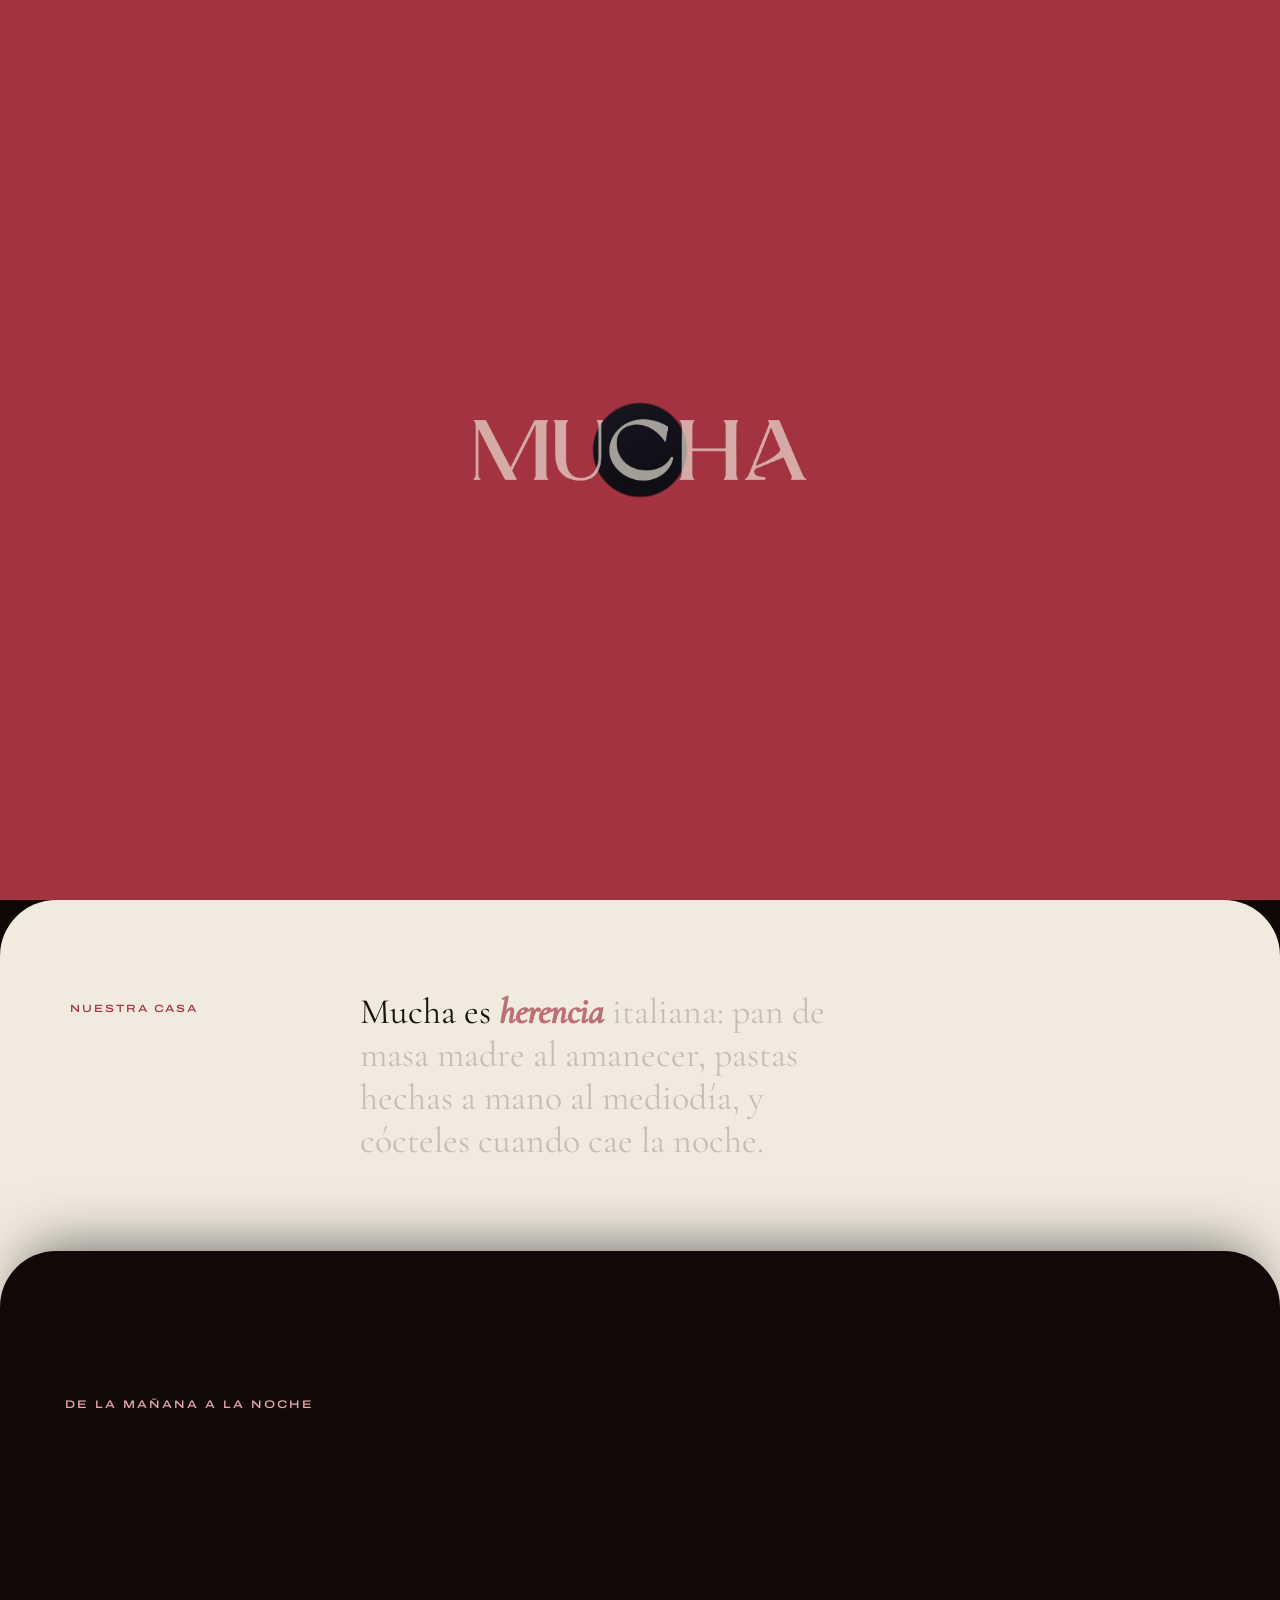
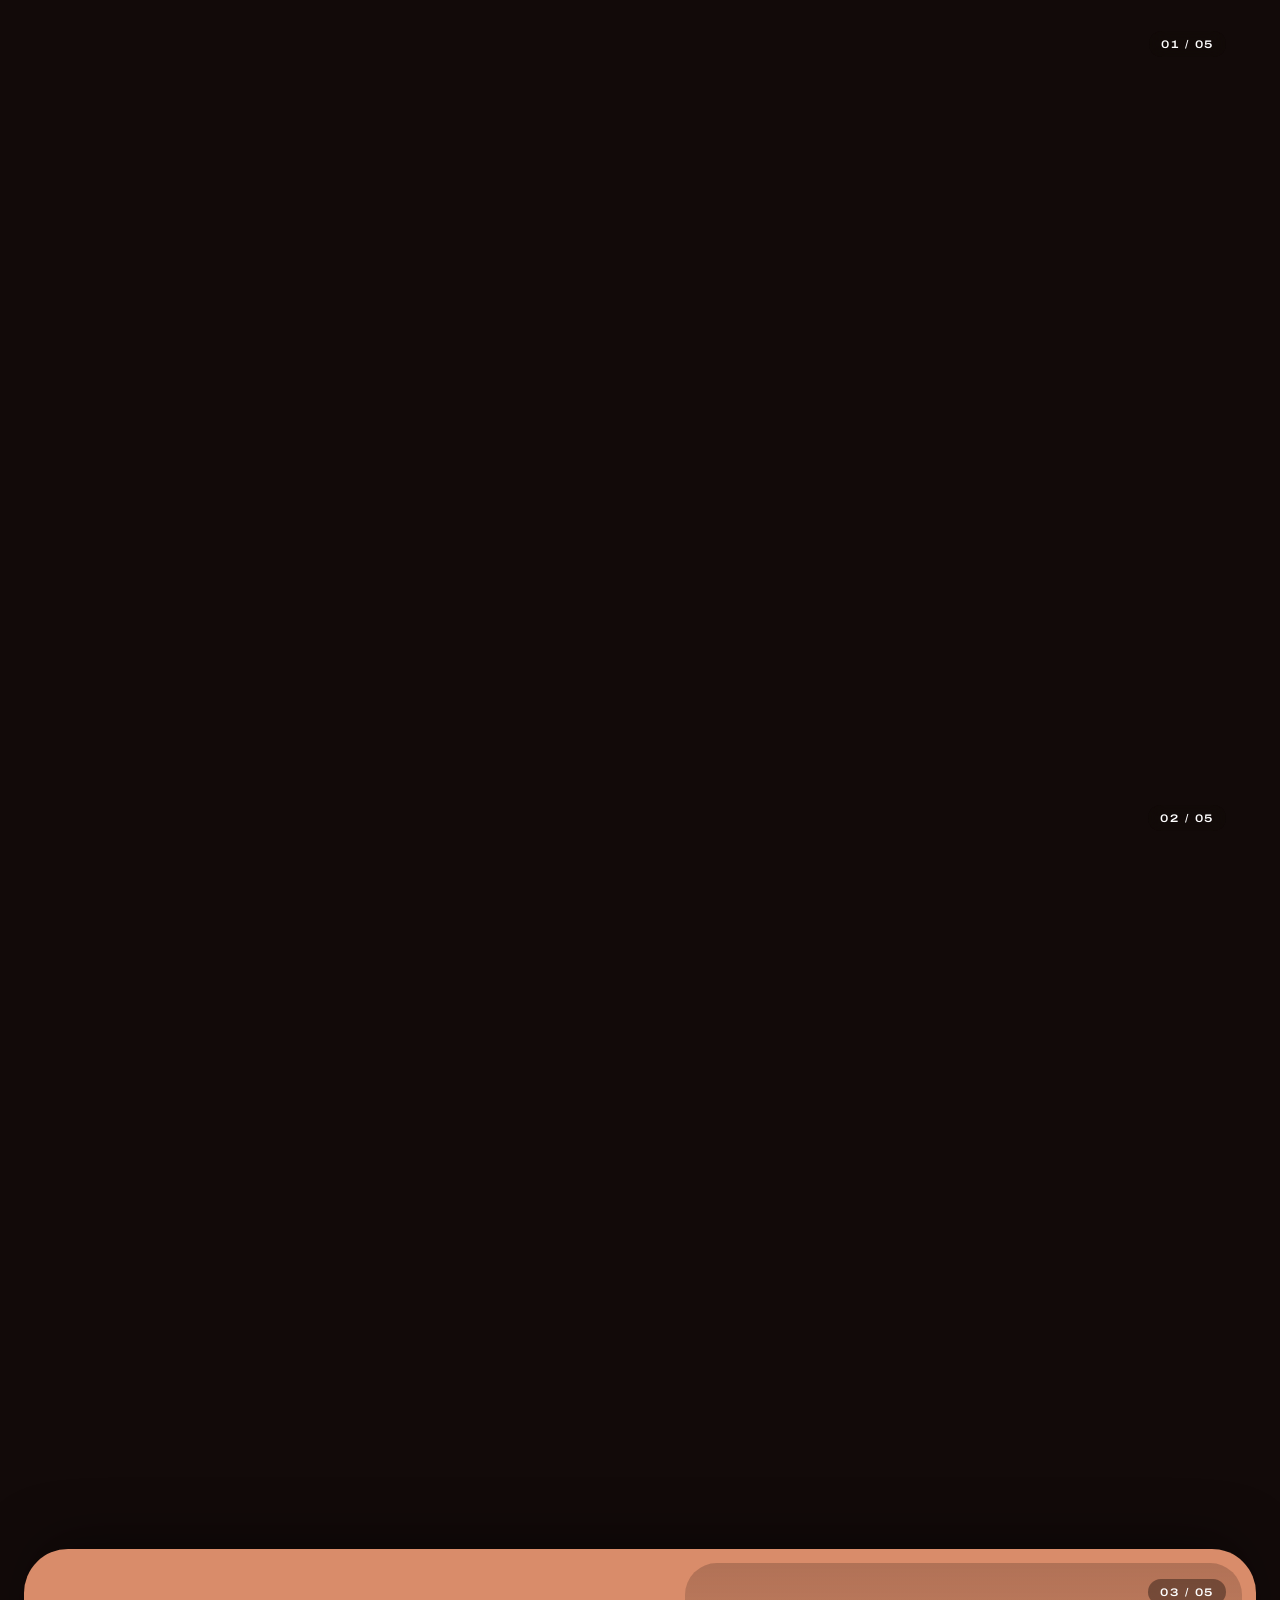
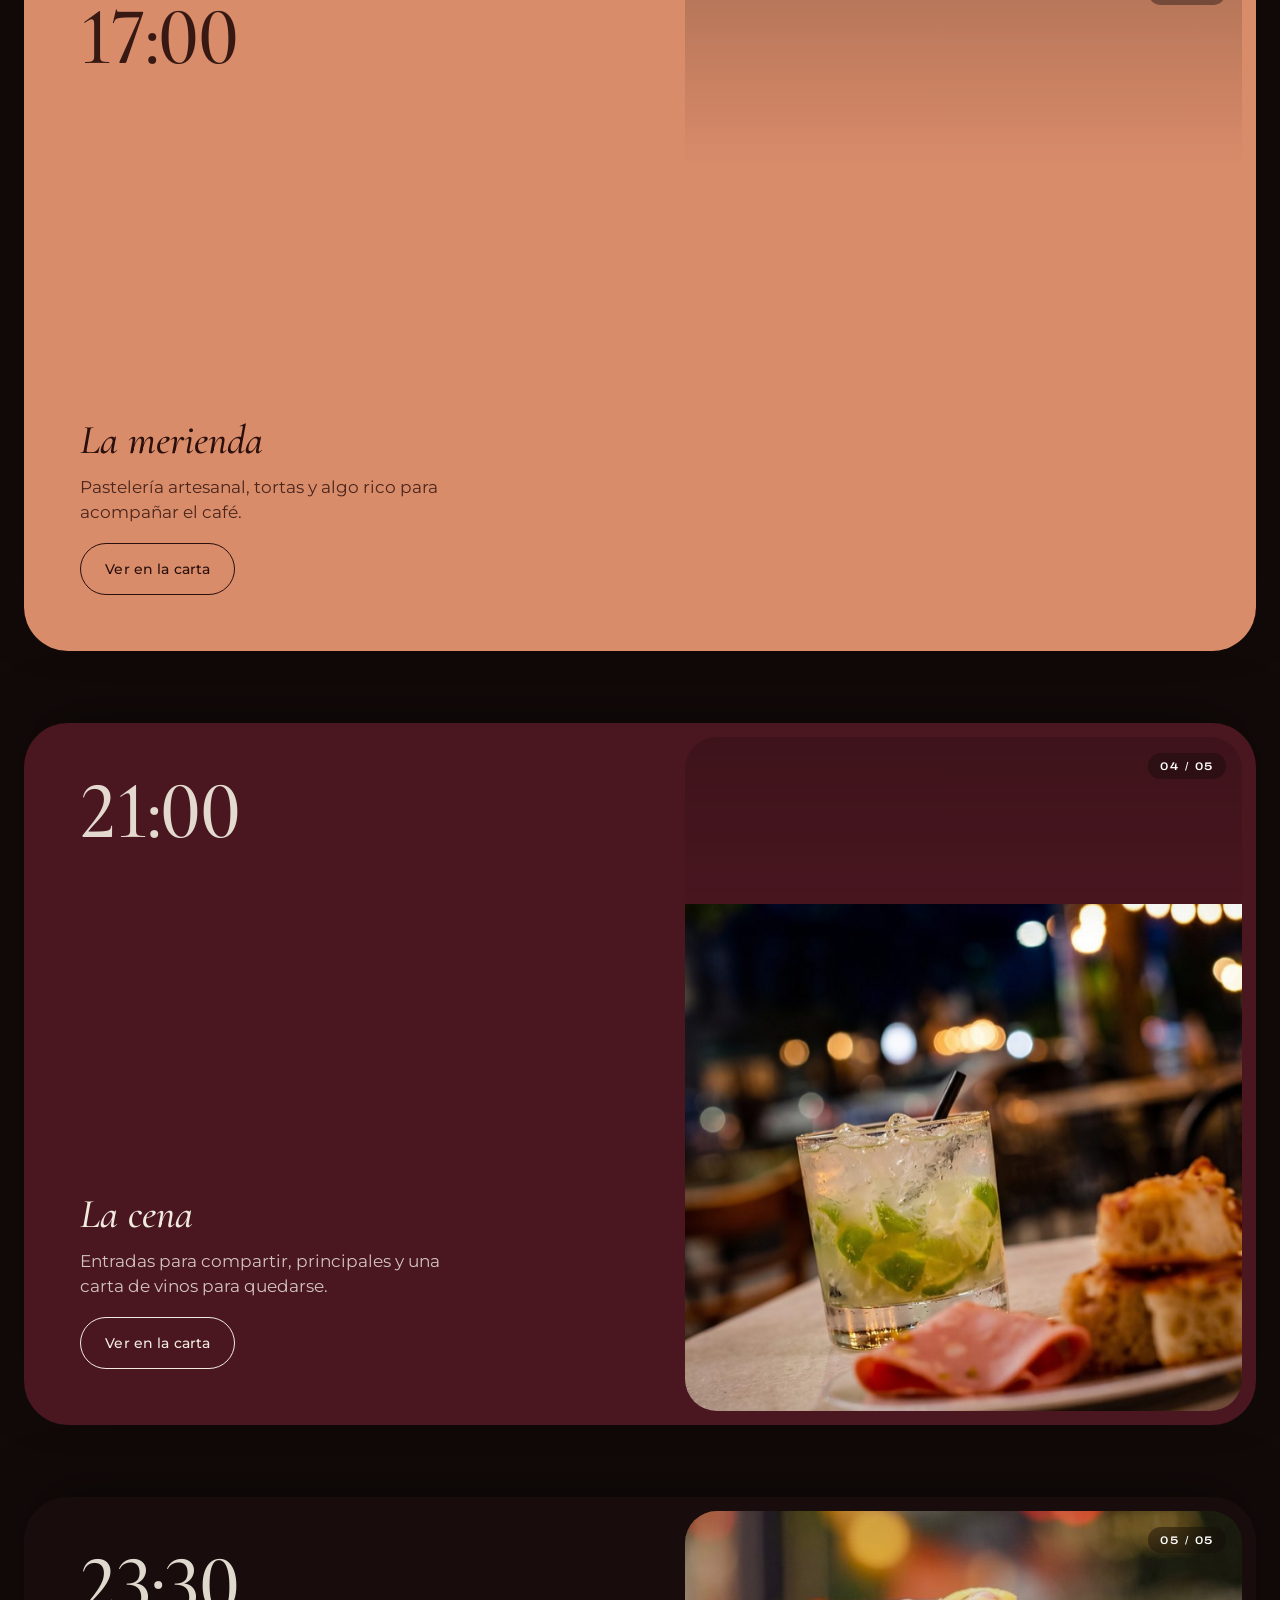
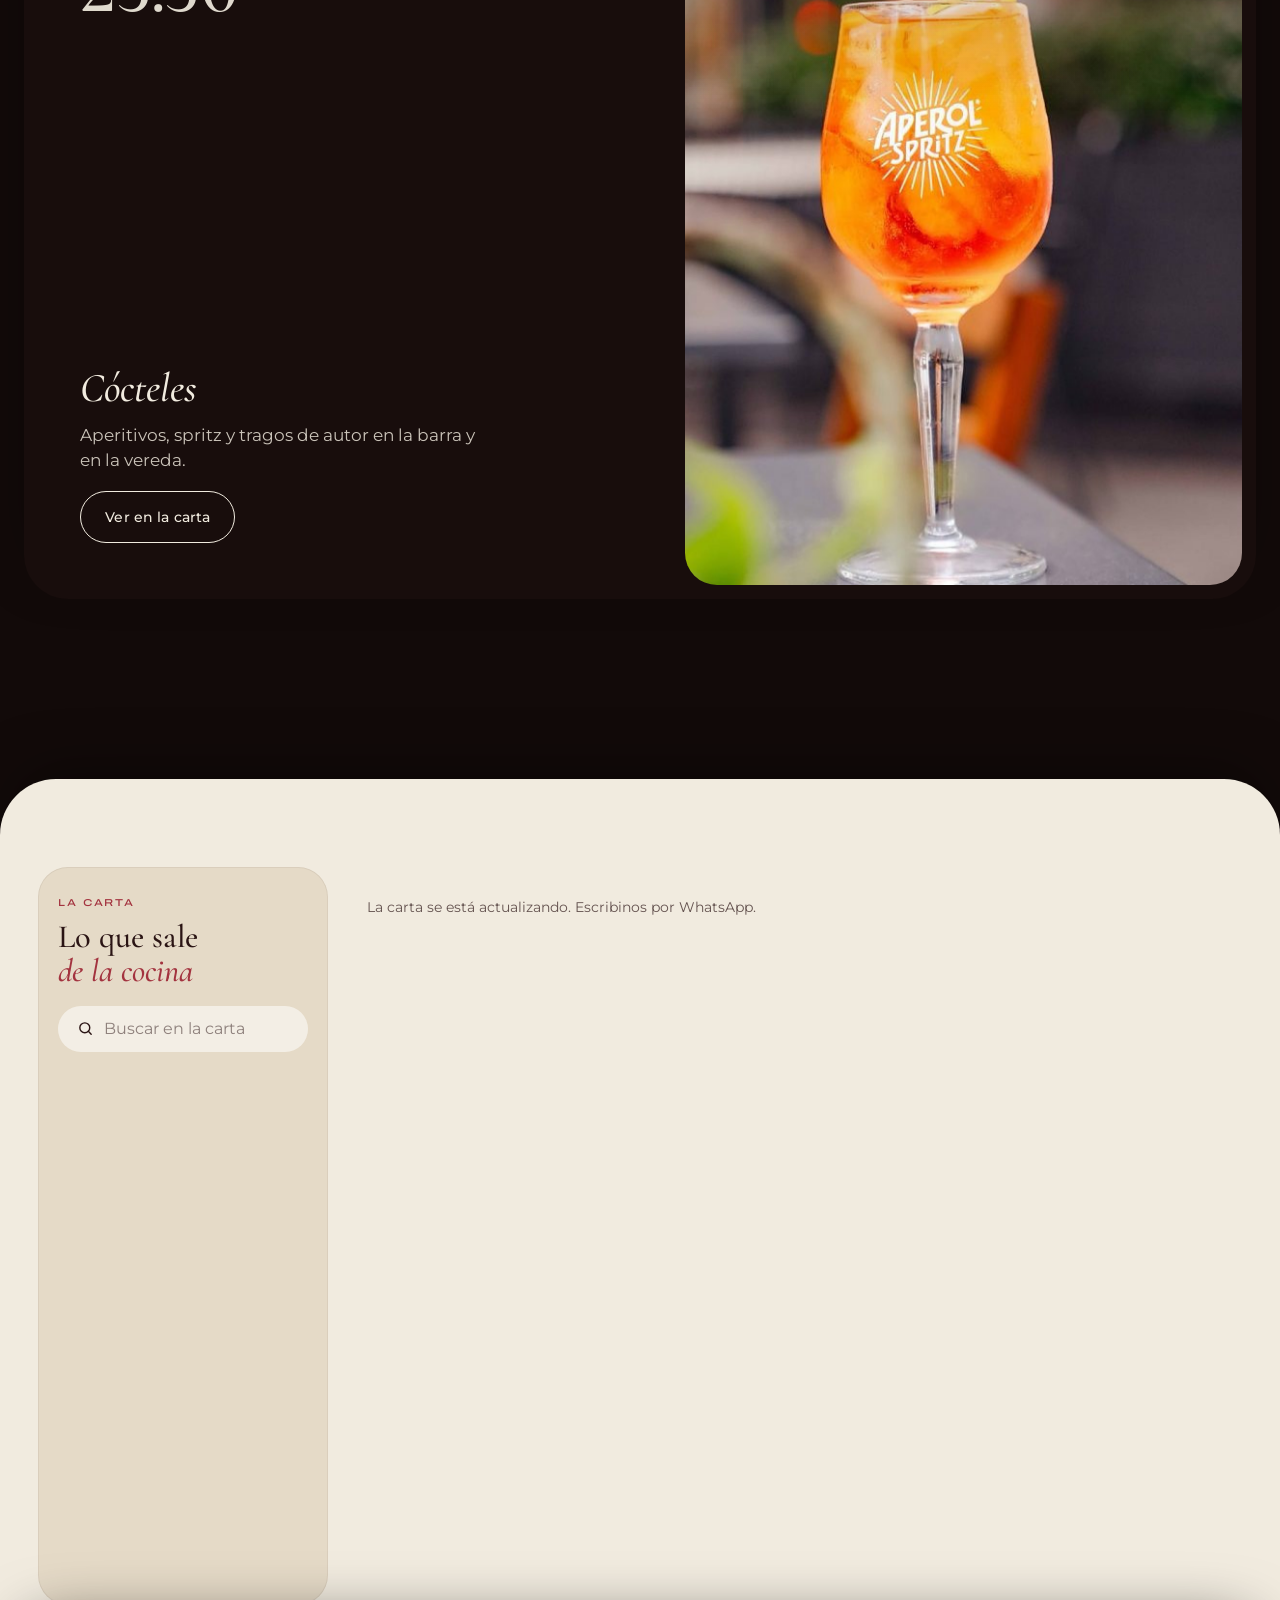
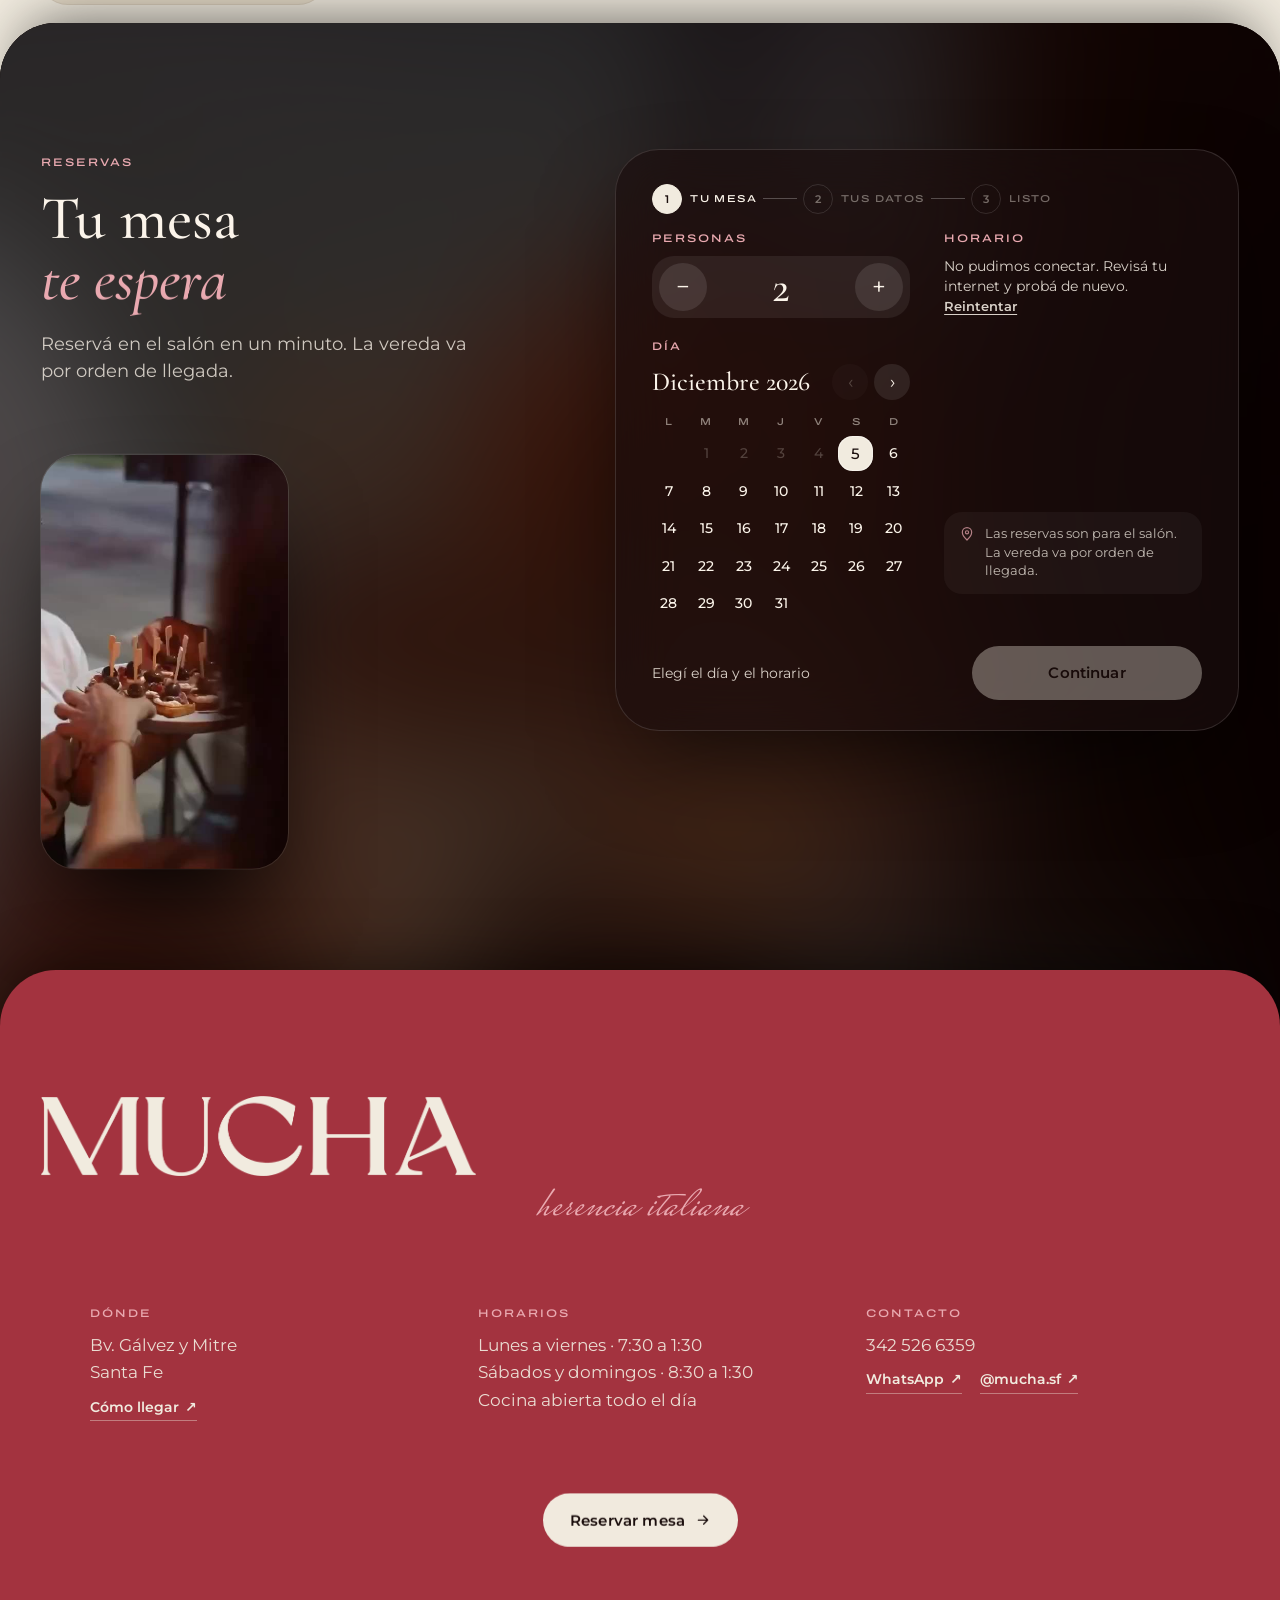
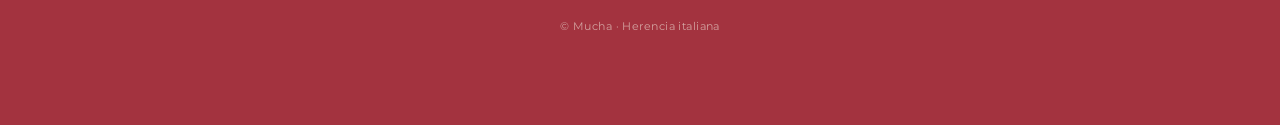
<file: index.html>
<!doctype html>
<html lang="es-AR">
<head>
<meta charset="utf-8">
<meta name="viewport" content="width=device-width,initial-scale=1,viewport-fit=cover">
<title>Mucha · Herencia italiana · Santa Fe</title>
<meta name="description" content="Mucha: panadería, pastelería artesanal y cocina italiana en Mitre y Boulevard Gálvez, Santa Fe. Mirá la carta y reservá tu mesa.">
<meta name="theme-color" content="#120A09">
<link rel="canonical" href="https://chatbot-lab-info.github.io/mucha-demo/">
<meta property="og:type" content="website">
<meta property="og:locale" content="es_AR">
<meta property="og:site_name" content="Mucha">
<meta property="og:title" content="Mucha · Reservá tu mesa">
<meta property="og:description" content="Herencia italiana. Desde el desayuno hasta la 1:30: mirá la carta y reservá tu mesa en un minuto.">
<meta property="og:url" content="https://chatbot-lab-info.github.io/mucha-demo/">
<meta property="og:image" content="https://chatbot-lab-info.github.io/mucha-demo/img/og-mucha.jpg?v=2">
<meta property="og:image:type" content="image/jpeg">
<meta property="og:image:width" content="1200">
<meta property="og:image:height" content="630">
<meta property="og:image:alt" content="Mucha, herencia italiana: el logo sobre fondo burdeos">
<meta name="twitter:card" content="summary_large_image">
<link rel="icon" href="img/icono-192.png">
<link rel="preload" href="fonts/archivo-latin-wdth-normal.woff2" as="font" type="font/woff2" crossorigin>
<link rel="preload" href="fonts/cormorant-garamond-latin-500-normal.woff2" as="font" type="font/woff2" crossorigin>
<link rel="stylesheet" href="css/piel.css?v=5">
<link rel="stylesheet" href="css/web.css?v=6">
<script>/* el QR de cada mesa apunta a esta misma dirección con ?mesa=CÓDIGO: se lo manda a la app de mesa */
(function(){var m=location.search.match(/[?&](?:mesa|t)=([A-Za-z0-9]+)/);if(m){location.replace('mesa/?mesa='+m[1]+(/[?&]demo=1/.test(location.search)?'&demo=1':''));return}if(!/[?&]anterior=1/.test(location.search))location.replace('propuestas/a/'+location.search+location.hash)})();</script>
<script>/* tema elegido (día / noche). Sin elección = recorrido del día. Se aplica antes de pintar para que no parpadee */
(function(){try{var t=localStorage.getItem('mucha-tema');if(t==='dia'||t==='noche')document.documentElement.dataset.fijo=t;if(t==='dia')document.documentElement.dataset.tema='dia'}catch(e){}})();</script>
<script>/* movimiento: solo si la persona no pidió "reducir animaciones"; si algo falla, el sitio se ve igual (versión estática) */
(function(){var r=matchMedia('(prefers-reduced-motion: reduce)').matches;if(!r&&!/[?&]quieto=1/.test(location.search)){document.documentElement.classList.add('js-motion');setTimeout(function(){if(!window.Mov||!window.Mov.listo)document.documentElement.classList.remove('js-motion')},5000)}})();</script>
</head>
<body>
<svg width="0" height="0" style="position:absolute" aria-hidden="true"><symbol id="estrella" viewBox="0 0 24 24"><path d="M12 0l2 10 10 2-10 2-2 10-2-10L0 12l10-2z" fill="currentColor"/></symbol></svg>

<header class="barra" id="barra">
  <a class="barra-logo" href="#inicio" aria-label="Mucha, ir al inicio"><img src="img/monograma.png" alt="" width="44" height="44"></a>
  <nav aria-label="Principal">
    <a class="nav-link" href="#carta">Carta</a>
    <a class="nav-link" href="#encontranos">Horarios</a>
    <div class="tema" role="group" aria-label="Elegir tema de la web">
      <button type="button" data-t="dia" aria-pressed="false" aria-label="Ver la web de día"><svg width="18" height="18" viewBox="0 0 24 24" fill="none" stroke="currentColor" stroke-width="1.5" stroke-linecap="round" aria-hidden="true"><circle cx="12" cy="12" r="4"/><path d="M12 2v2.5M12 19.5V22M2 12h2.5M19.5 12H22M4.9 4.9l1.8 1.8M17.3 17.3l1.8 1.8M4.9 19.1l1.8-1.8M17.3 6.7l1.8-1.8"/></svg></button>
      <button type="button" data-t="noche" aria-pressed="false" aria-label="Ver la web de noche"><svg width="18" height="18" viewBox="0 0 24 24" fill="none" stroke="currentColor" stroke-width="1.5" stroke-linecap="round" stroke-linejoin="round" aria-hidden="true"><path d="M20 14.5A8.5 8.5 0 1 1 9.5 4a6.8 6.8 0 0 0 10.5 10.5z"/></svg></button>
    </div>
    <a class="btn btn-chico btn-oro" href="#reservar">Reservar</a>
  </nav>
</header>

<main id="inicio">
  <section class="escena" id="escena" aria-label="Mucha, un día entero">
    <div class="escena-pin" id="pin">
      <div class="cielo" aria-hidden="true"></div>
      <div class="luz" aria-hidden="true"></div>
      <div class="estrellas" id="estrellas" aria-hidden="true"></div>
      <div class="grano" aria-hidden="true"></div>

      <div class="arco-foto" id="arcoFoto" aria-hidden="true">
        <div class="f" data-img="img/desayuno.jpg"></div><div class="f" data-img="img/almuerzo.jpg"></div><div class="f" data-img="img/merienda.jpg"></div><div class="f" data-img="img/cena.jpg"></div><div class="f" data-img="img/cocteles.jpg"></div>
      </div>

      <div class="reloj" id="reloj" aria-hidden="true">
        <svg class="pista" id="pista"><ellipse class="p2" pathLength="1"/><ellipse class="p1" pathLength="1"/></svg>
        <span class="astro" id="astro"><i class="sol"></i><i class="luna"></i></span>
      </div>

      <div class="hero-in" id="hero">
        <h1 class="marca" aria-label="Mucha, herencia italiana"><span class="marca-n">MUCHA</span><svg class="marca-e" aria-hidden="true"><use href="#estrella"/></svg><span class="marca-l">herencia italiana</span></h1>
        <div class="hero-cta">
          <a class="btn btn-oro" href="#reservar">Reservar mesa</a>
          <a class="btn" href="#carta">Ver la carta</a>
        </div>
      </div>

      <div class="momentos" id="momentos">
        <article class="mom" style="--m-bg:#F3E7D3;--m-ink:#A3333F" aria-labelledby="m1">
          <span class="mom-hora" data-h="450">07:30</span>
          <h2 id="m1">Desayuno</h2>
          <p>Pan de masa madre, medialunas de manteca, croissants y café latte. Panadería y pastelería artesanal, todos los días.</p>
          <span class="mom-det">Desde las 7:30 de lunes a viernes · 8:30 fines de semana</span>
        </article>
        <article class="mom" style="--m-bg:#F1EBDF;--m-ink:#A3333F" aria-labelledby="m2">
          <span class="mom-hora" data-h="750">12:30</span>
          <h2 id="m2">Almuerzo</h2>
          <p>Pastas hechas a mano, risottos y cocina italiana de verdad. La cocina está abierta todo el día.</p>
          <span class="mom-det">Antipasti · Pastas · Principales · Focaccia</span>
        </article>
        <article class="mom" style="--m-bg:#DDA877;--m-ink:#4F1520" aria-labelledby="m3">
          <span class="mom-hora" data-h="1020">17:00</span>
          <h2 id="m3">Merienda</h2>
          <p>Café, croissants, tortas y pastelería artesanal para cortar la tarde.</p>
          <span class="mom-det">Desayunos y meriendas hasta las 20 h</span>
        </article>
        <article class="mom" style="--m-bg:#4A1620;--m-ink:#F1EBDF" aria-labelledby="m4">
          <span class="mom-hora" data-h="1290">21:30</span>
          <h2 id="m4">Cena</h2>
          <p>Antipasti para compartir, pastas fatto a mano y principales. En el salón se reserva; vereda y terraza, por orden de llegada.</p>
          <span class="mom-det">Reservas para almuerzo y/o cena</span>
        </article>
        <article class="mom" style="--m-bg:#150A0B;--m-ink:#F1EBDF" aria-labelledby="m5">
          <span class="mom-hora" data-h="1470">00:30</span>
          <h2 id="m5">Cocteles <i>&amp; vinos</i></h2>
          <p>Spritz, vermús, gin tonics y una carta de vinos para quedarse un rato más.</p>
          <span class="mom-det">Abierto hasta la 1:30</span>
          <a class="btn btn-oro mom-cta" href="#reservar">Reservar mesa</a>
        </article>
      </div>

      <ol class="prog" id="prog" aria-hidden="true"><li></li><li></li><li></li><li></li><li></li></ol>
      <a class="hero-abajo" id="abajo" href="#carta" aria-label="Seguir bajando">Un día en Mucha<i></i></a>
    </div>
  </section>

  <section class="seccion" id="carta" aria-labelledby="tCarta">
    <div class="encab reveal"><span class="cap">Cocina italiana</span><h2 class="titulo" id="tCarta">La carta</h2><svg class="est-mini" aria-hidden="true"><use href="#estrella"/></svg><p id="textoInicio"></p></div>
    <div class="carta-tabs" id="cartaTabs" role="tablist" aria-label="Categorías"></div>
    <div id="cartaLista" aria-live="polite"><div class="esq" style="height:70px;margin-bottom:14px"></div><div class="esq" style="height:70px;margin-bottom:14px"></div><div class="esq" style="height:70px"></div></div>
    <p class="carta-nota" id="cartaNota"></p>
  </section>

  <section class="seccion" id="reservar" aria-labelledby="tRes">
    <div class="encab reveal"><span class="cap">Guardamos tu lugar</span><h2 class="titulo" id="tRes">Reservá tu mesa</h2><p>En el salón, para almuerzo y/o cena. Vereda y terraza, ambiente climatizado, funcionan por orden de llegada.</p></div>
    <form class="tarjeta reserva reveal" id="formRes" novalidate>
      <div class="fila2">
        <div class="campo"><span id="lPers">Personas</span><div class="paso" role="group" aria-labelledby="lPers"><button type="button" id="menos" aria-label="Menos personas">−</button><b id="pers" aria-live="polite">2</b><button type="button" id="mas" aria-label="Más personas">+</button></div></div>
        <div class="campo" id="campoFecha"><span id="lFecha">Día</span><input type="date" id="fecha" required></div>
      </div>
      <div class="campo"><span id="lHora">Horario</span><div class="horas" id="horas" role="group" aria-labelledby="lHora" aria-live="polite"></div><p class="error" id="eHora" hidden></p></div>
      <label class="campo"><span>Nombre</span><input id="nombre" autocomplete="name" maxlength="120" required><p class="error" hidden></p></label>
      <label class="campo"><span>Teléfono</span><input id="tel" type="tel" inputmode="tel" autocomplete="tel" placeholder="342 5123456" maxlength="24" required><p class="error" hidden></p></label>
      <label class="campo"><span>¿Alguna alergia o restricción alimentaria? (opcional)</span><input id="alergia" type="text" maxlength="150" autocomplete="off" placeholder="Ej.: celíaca, alergia al maní"></label>
      <div class="campo"><span>¿Algo más que tengamos que saber? (opcional)</span>
        <div class="chips-nota" role="group" aria-label="Avisos frecuentes">
          <button type="button" data-nota="Cumpleaños. ">Cumpleaños</button>
          <button type="button" data-nota="Aniversario. ">Aniversario</button>
        </div>
        <textarea id="nota" maxlength="200" aria-label="Algo que tengamos que saber" placeholder="Un cumpleaños, un cochecito, una sorpresa…"></textarea></div>
      <p class="aviso mal" id="eForm" role="alert" hidden></p>
      <button class="btn btn-oro" type="submit" id="enviar">Reservar</button>
    </form>
    <div class="tarjeta reserva" id="okRes" hidden></div>
  </section>

  <section class="seccion encontranos reveal" id="encontranos" aria-labelledby="tEnc">
    <span class="m-mark" aria-hidden="true"></span>
    <h2 class="titulo" id="tEnc">Encontranos</h2>
    <div class="datos" id="datos"></div>
    <div class="contactos" id="contactos"></div>
  </section>
</main>

<footer class="pie"><span id="pieDemo"></span>Web y sistema de reservas by <a href="https://wa.me/5493425969853" rel="noopener">iNGENIA</a></footer>

<div class="fija" id="fija" role="navigation" aria-label="Accesos rápidos"><a class="btn" href="#carta">Ver la carta</a><a class="btn btn-oro" href="#reservar">Reservar</a></div>
<div class="cursor" id="cursor" aria-hidden="true"></div>
<div class="toast" id="toast" role="status" aria-live="polite"></div>

<script src="js/vendor/gsap.min.js?v=5"></script>
<script src="js/vendor/ScrollTrigger.min.js?v=5"></script>
<script src="js/vendor/lenis.min.js?v=5"></script>
<script src="js/config.js?v=5"></script>
<script src="js/demo.js?v=5"></script>
<script src="js/panel.js?v=5"></script>
<script src="js/web.js?v=5"></script>
<script src="js/controles.js?v=5"></script>
<script src="js/motion.js?v=5"></script>
</body>
</html>
</file>
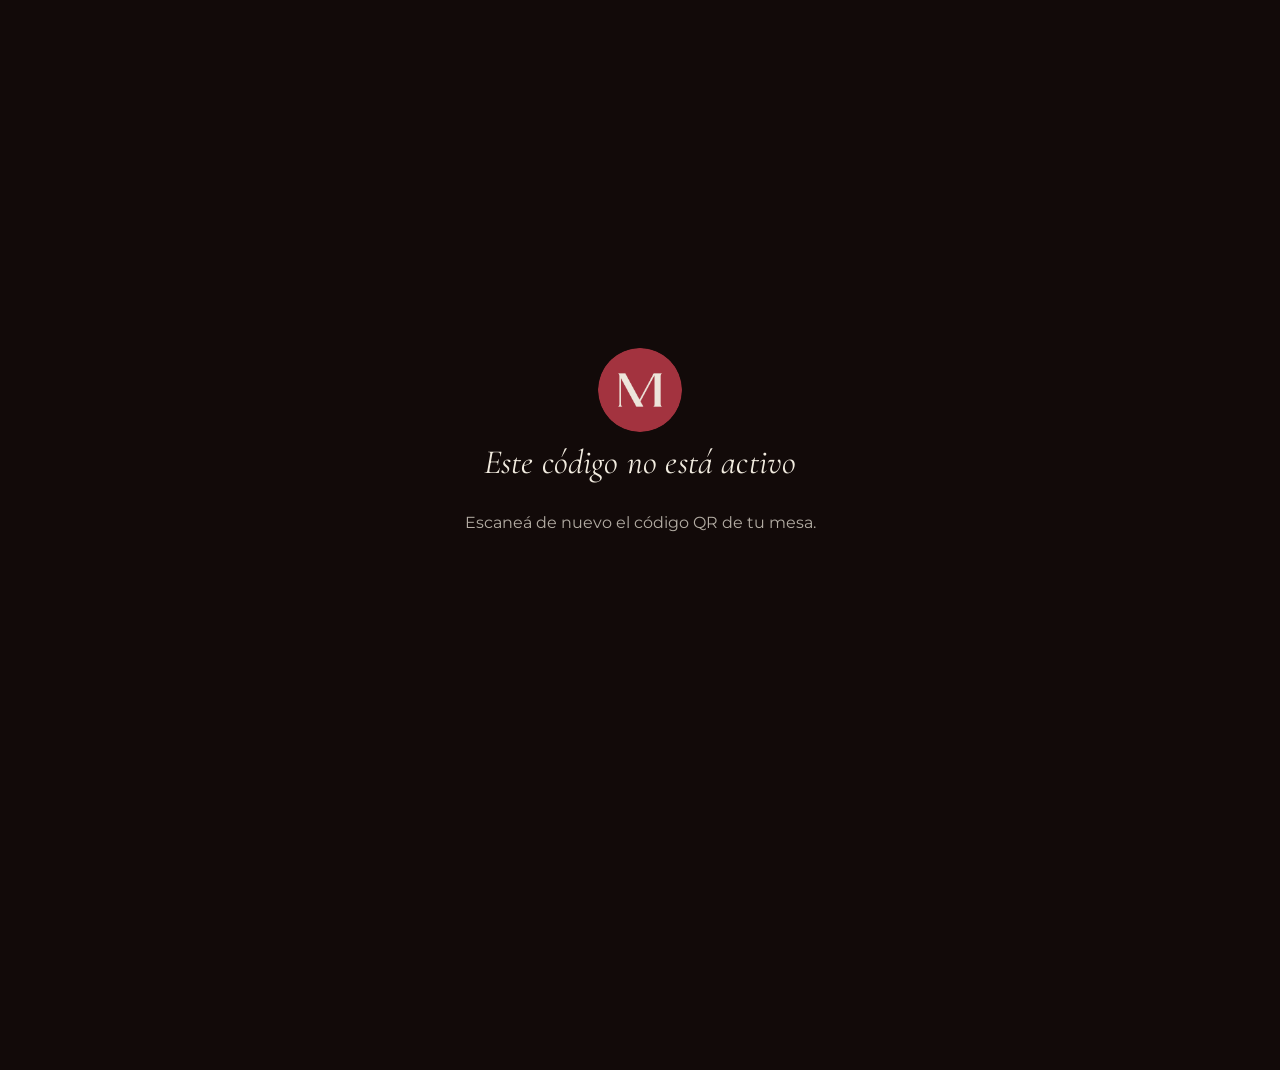
<file: mesa/index.html>
<!doctype html>
<html lang="es-AR">
<head>
<meta charset="utf-8">
<meta name="viewport" content="width=device-width,initial-scale=1,viewport-fit=cover">
<title>Tu mesa · Mucha</title>
<meta name="theme-color" content="#120A09">
<meta name="robots" content="noindex">
<link rel="icon" href="../img/monograma.png">
<link rel="stylesheet" href="../css/piel.css?v=2611031">
<link rel="stylesheet" href="../css/mesa.css?v=2611121">
</head>
<body>
<div id="app" class="app" aria-live="polite">
  <div class="cargando"><img src="../img/monograma.png" alt="" width="84" height="84"><span class="cap">Preparando tu mesa…</span></div>
</div>
<div class="toast" id="toast" role="status" aria-live="polite"></div>
<script src="../js/vendor/gsap.min.js?v=2611031"></script>
<script src="../js/config.js?v=2611031"></script>
<script src="../js/demo.js?v=2611031"></script>
<script src="../js/panel.js?v=2611031"></script>
<script src="../js/mesa.js?v=2611031"></script>
</body>
</html>
</file>
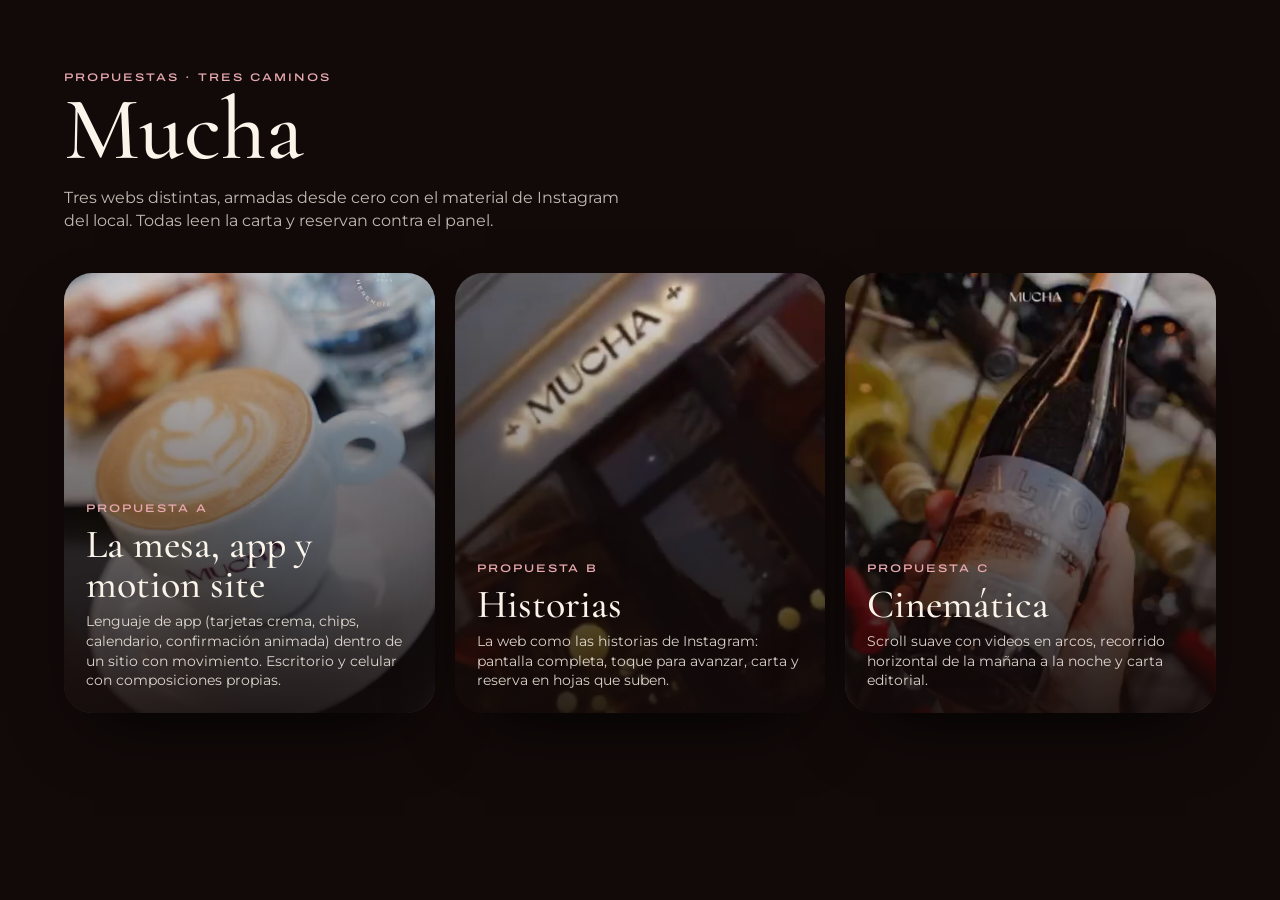
<file: propuestas/index.html>
<!doctype html>
<html lang="es"><head><meta charset="utf-8"><meta name="viewport" content="width=device-width,initial-scale=1">
<title>Mucha · Propuestas de web</title><link rel="stylesheet" href="shared/base.css">
<style>body{min-height:100svh;padding:clamp(24px,5vw,70px);background:#120A09}h1{font:500 clamp(44px,7vw,96px)/.95 'Cormorant Garamond',serif}h1+p{margin:14px 0 40px;opacity:.75;max-width:52ch}
.g{display:grid;grid-template-columns:repeat(auto-fit,minmax(260px,1fr));gap:20px;max-width:1200px}
a.c{position:relative;display:block;border-radius:28px;overflow:hidden;min-height:440px;text-decoration:none;isolation:isolate;box-shadow:0 30px 70px -30px #000}
a.c img{position:absolute;inset:0;width:100%;height:100%;object-fit:cover;transition:transform 1.2s cubic-bezier(.22,1,.36,1);z-index:-2}a.c:hover img{transform:scale(1.07)}
a.c::before{content:"";position:absolute;inset:0;background:linear-gradient(180deg,rgba(18,10,9,.1),rgba(18,10,9,.9));z-index:-1}
a.c div{position:absolute;left:22px;right:22px;bottom:22px}a.c b{font:500 40px/1 'Cormorant Garamond',serif;display:block;margin:6px 0 8px}a.c p{font-size:13.5px;opacity:.85;line-height:1.45}.k{color:#E9A9B0}</style></head><body>
<span class="caps k">Propuestas · tres caminos</span><h1>Mucha</h1><p>Tres webs distintas, armadas desde cero con el material de Instagram del local. Todas leen la carta y reservan contra el panel.</p>
<div class="g">
<a class="c" href="a/"><img src="media/croissant.jpg" alt=""><div><span class="caps k">Propuesta A</span><b>La mesa, app y motion site</b><p>Lenguaje de app (tarjetas crema, chips, calendario, confirmación animada) dentro de un sitio con movimiento. Escritorio y celular con composiciones propias.</p></div></a>
<a class="c" href="b/"><img src="media/fachada.jpg" alt=""><div><span class="caps k">Propuesta B</span><b>Historias</b><p>La web como las historias de Instagram: pantalla completa, toque para avanzar, carta y reserva en hojas que suben.</p></div></a>
<a class="c" href="c/"><img src="media/vino.jpg" alt=""><div><span class="caps k">Propuesta C</span><b>Cinemática</b><p>Scroll suave con videos en arcos, recorrido horizontal de la mañana a la noche y carta editorial.</p></div></a>
</div></body></html>
</file>
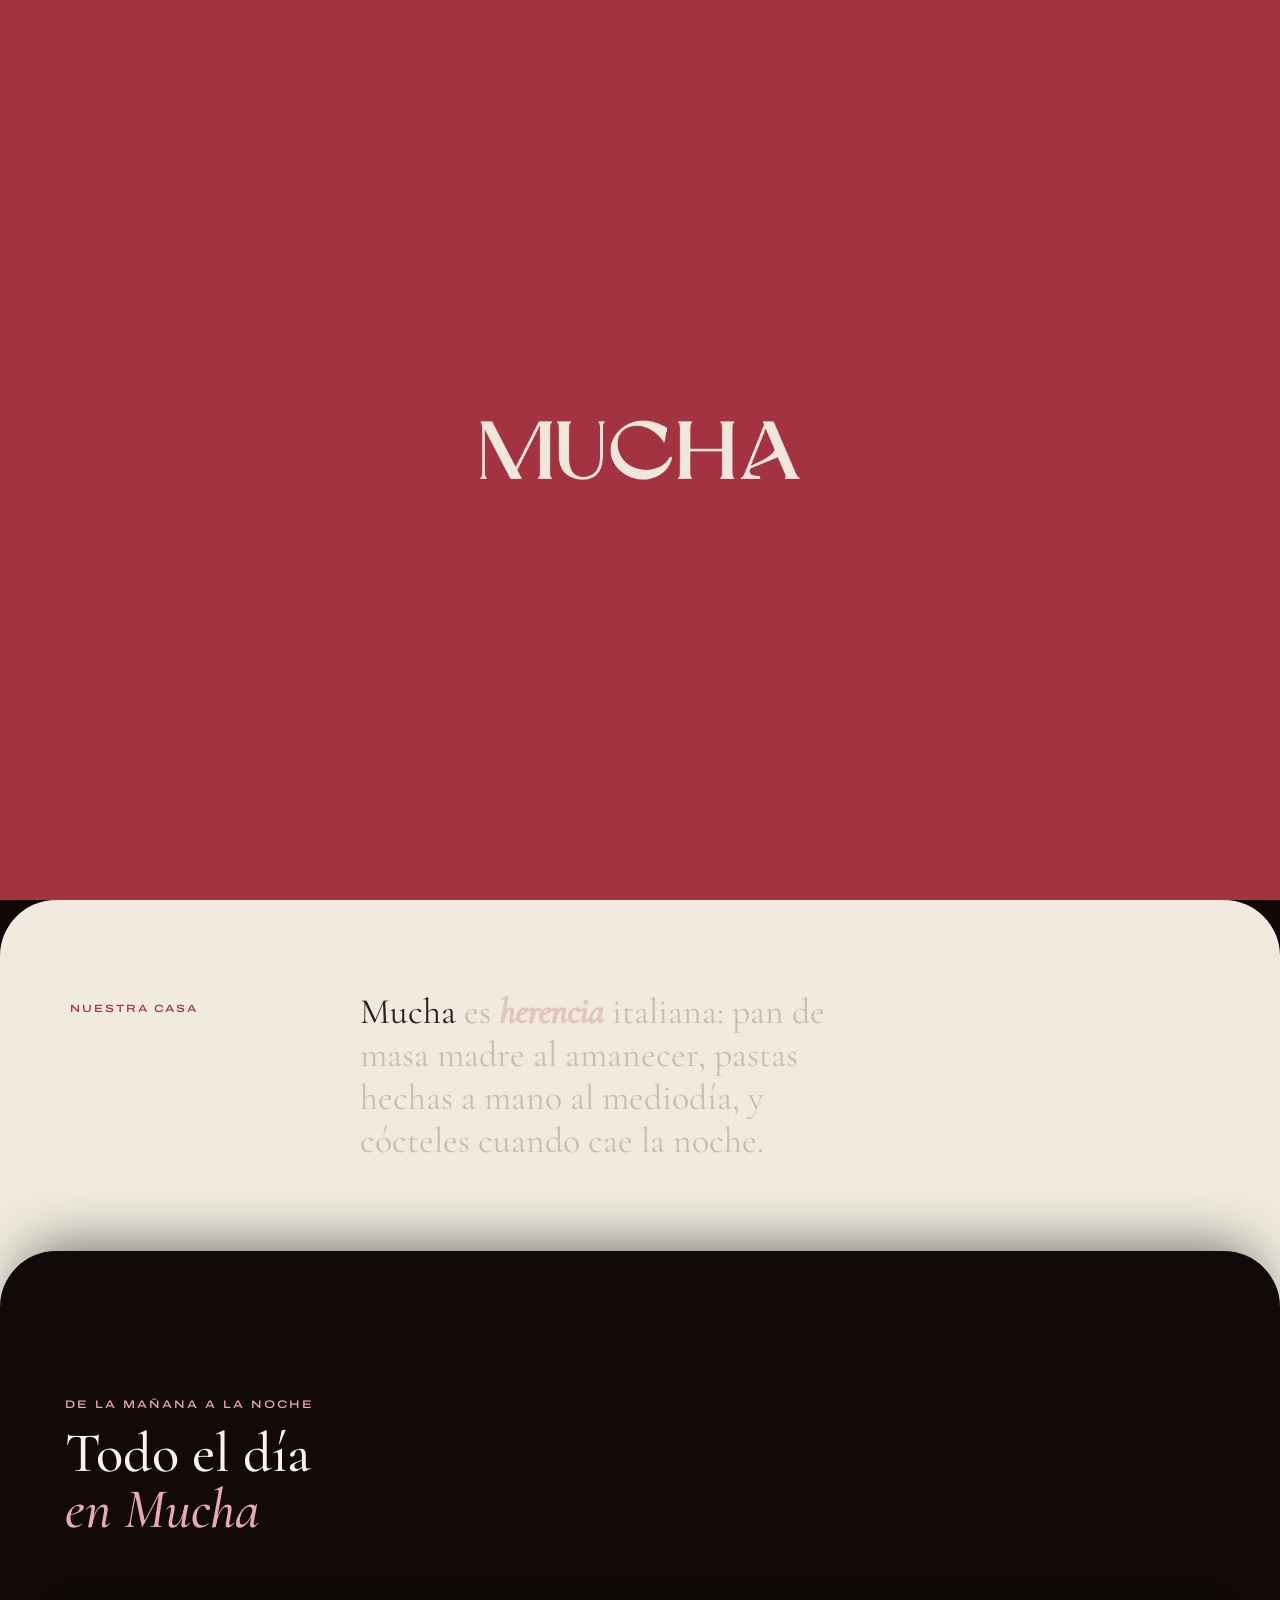
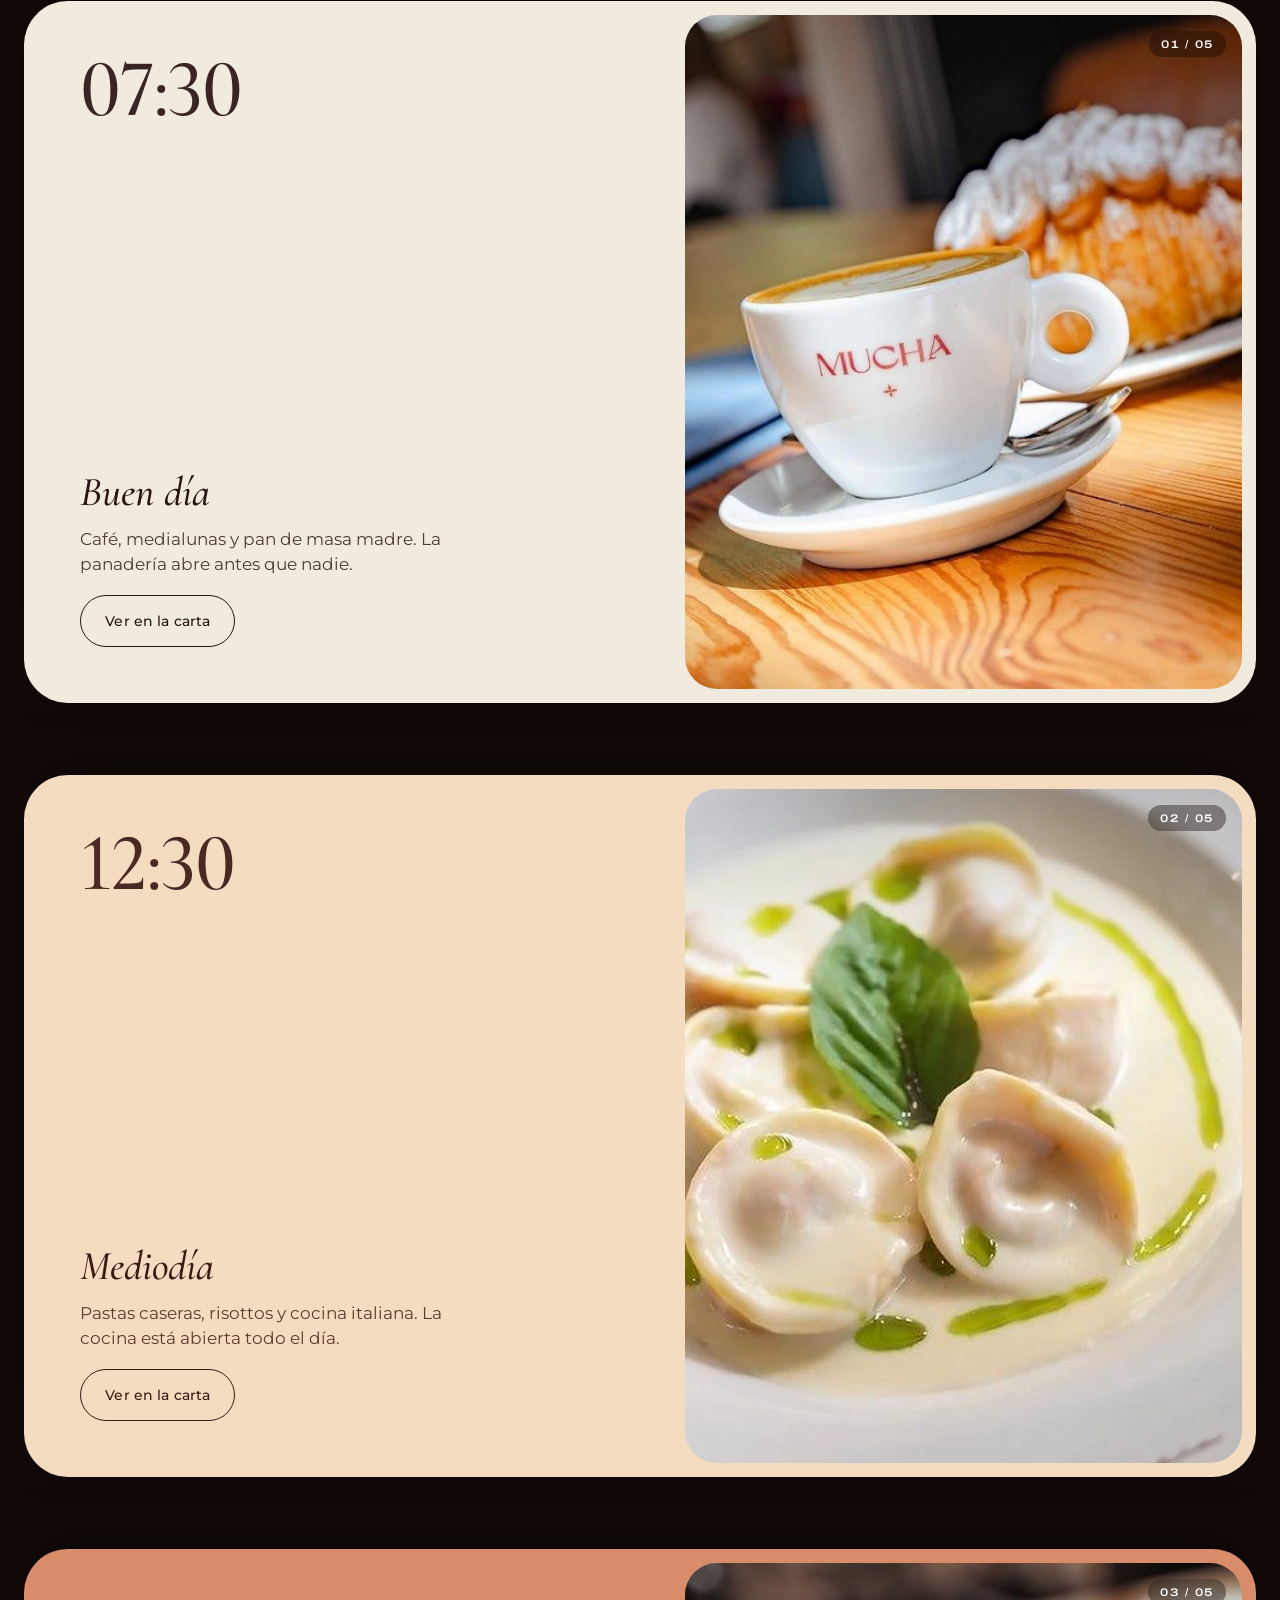
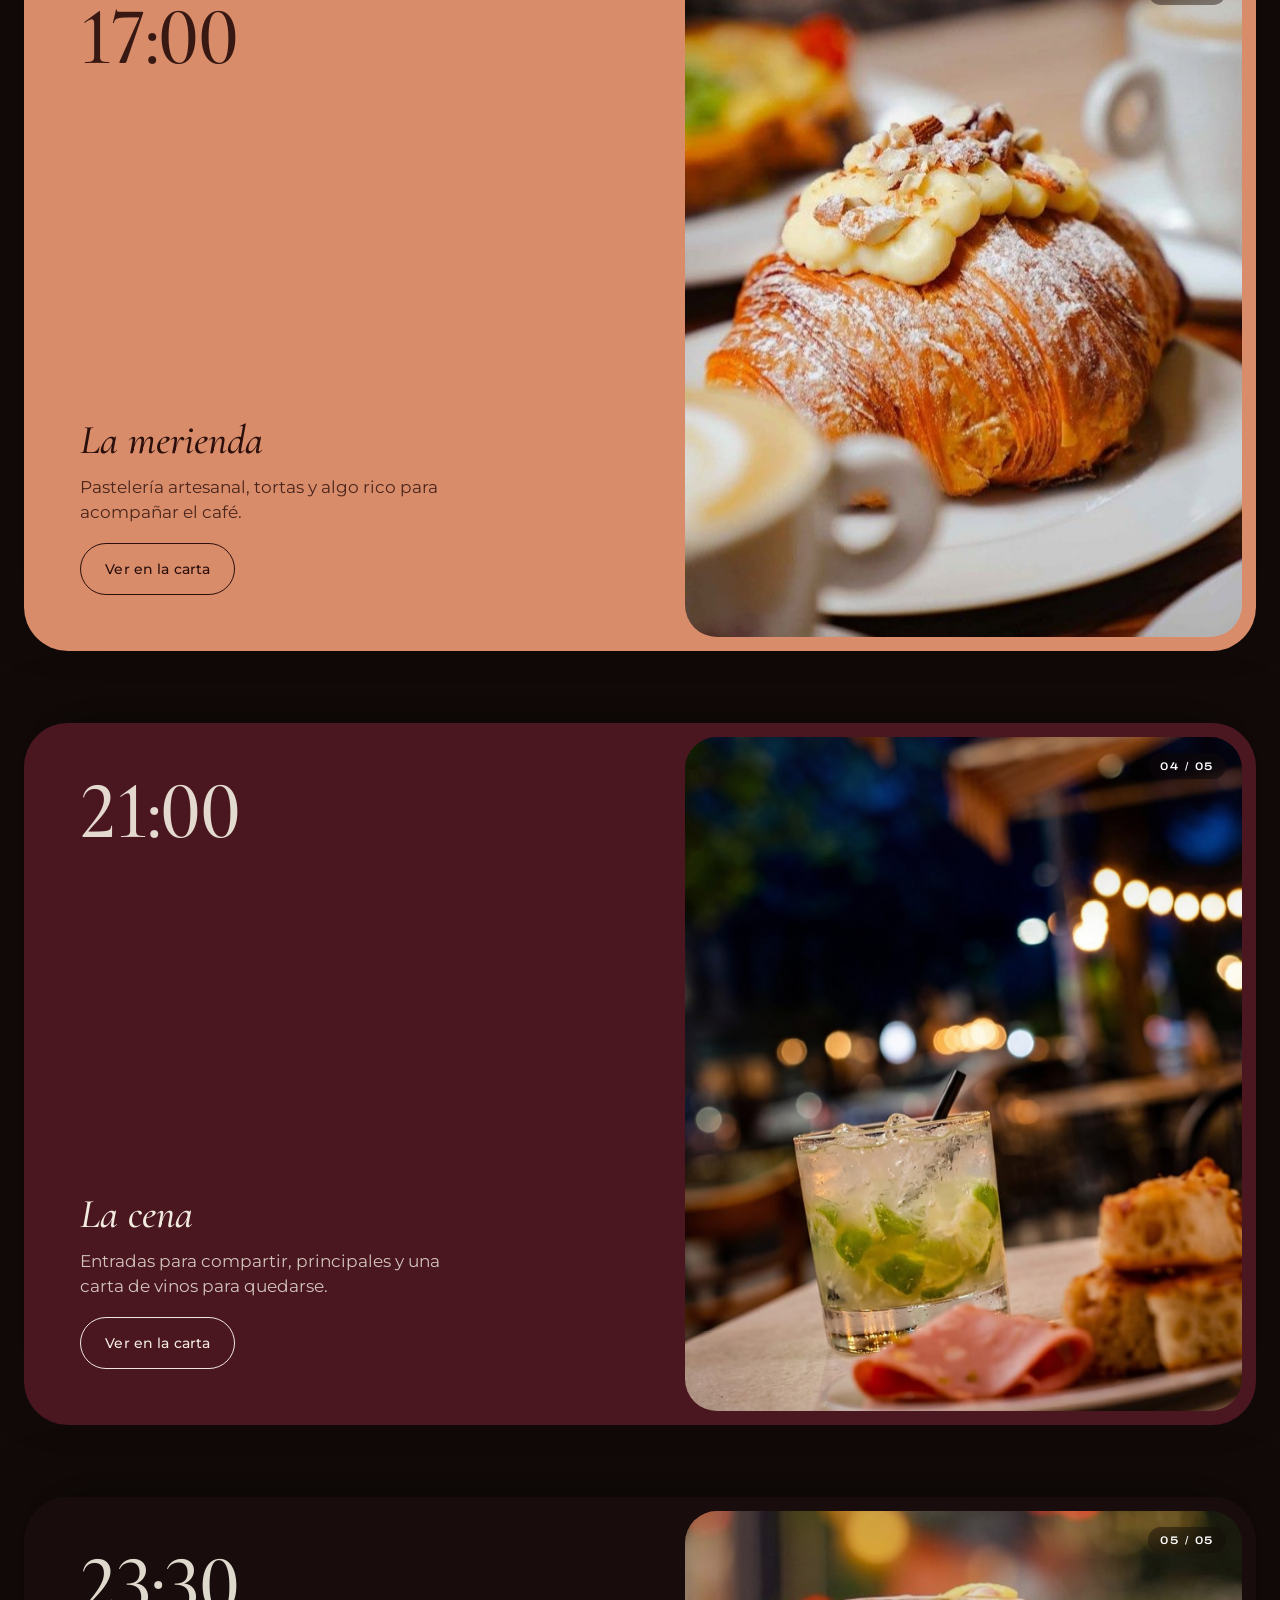
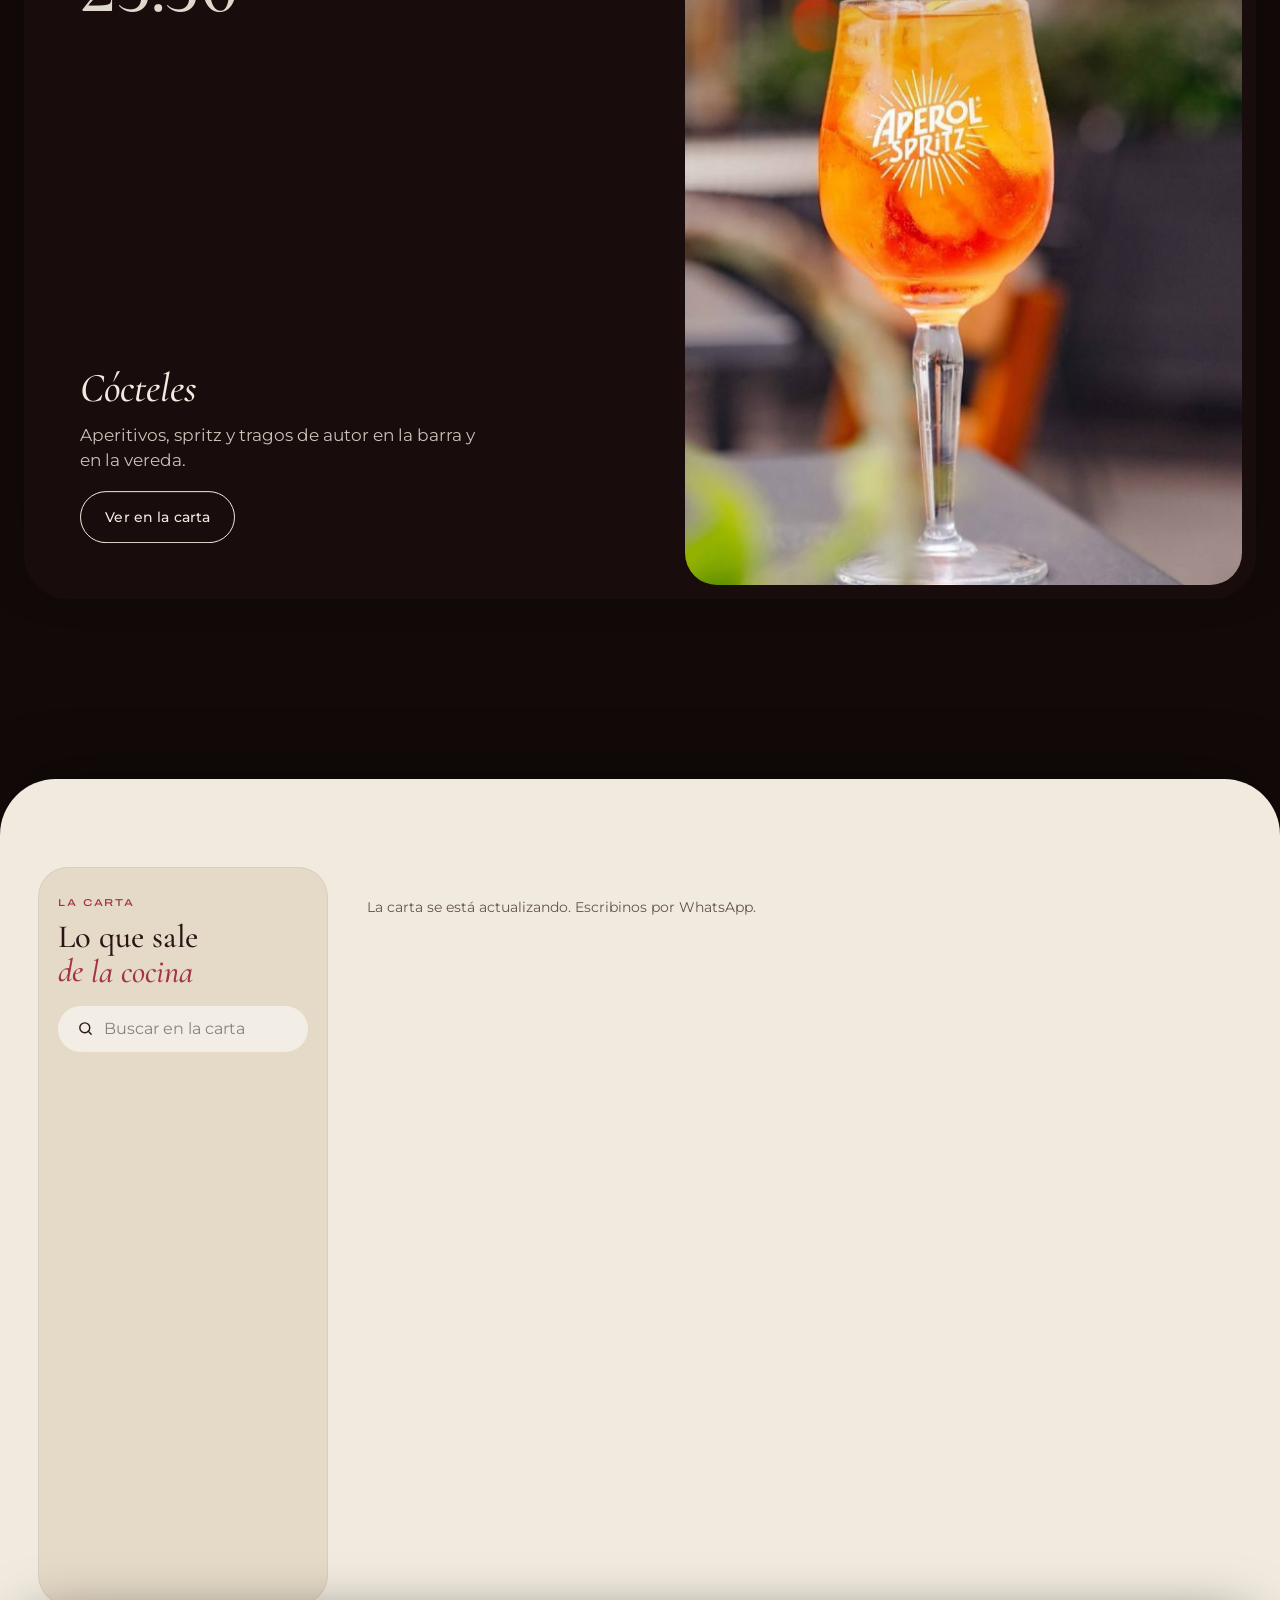
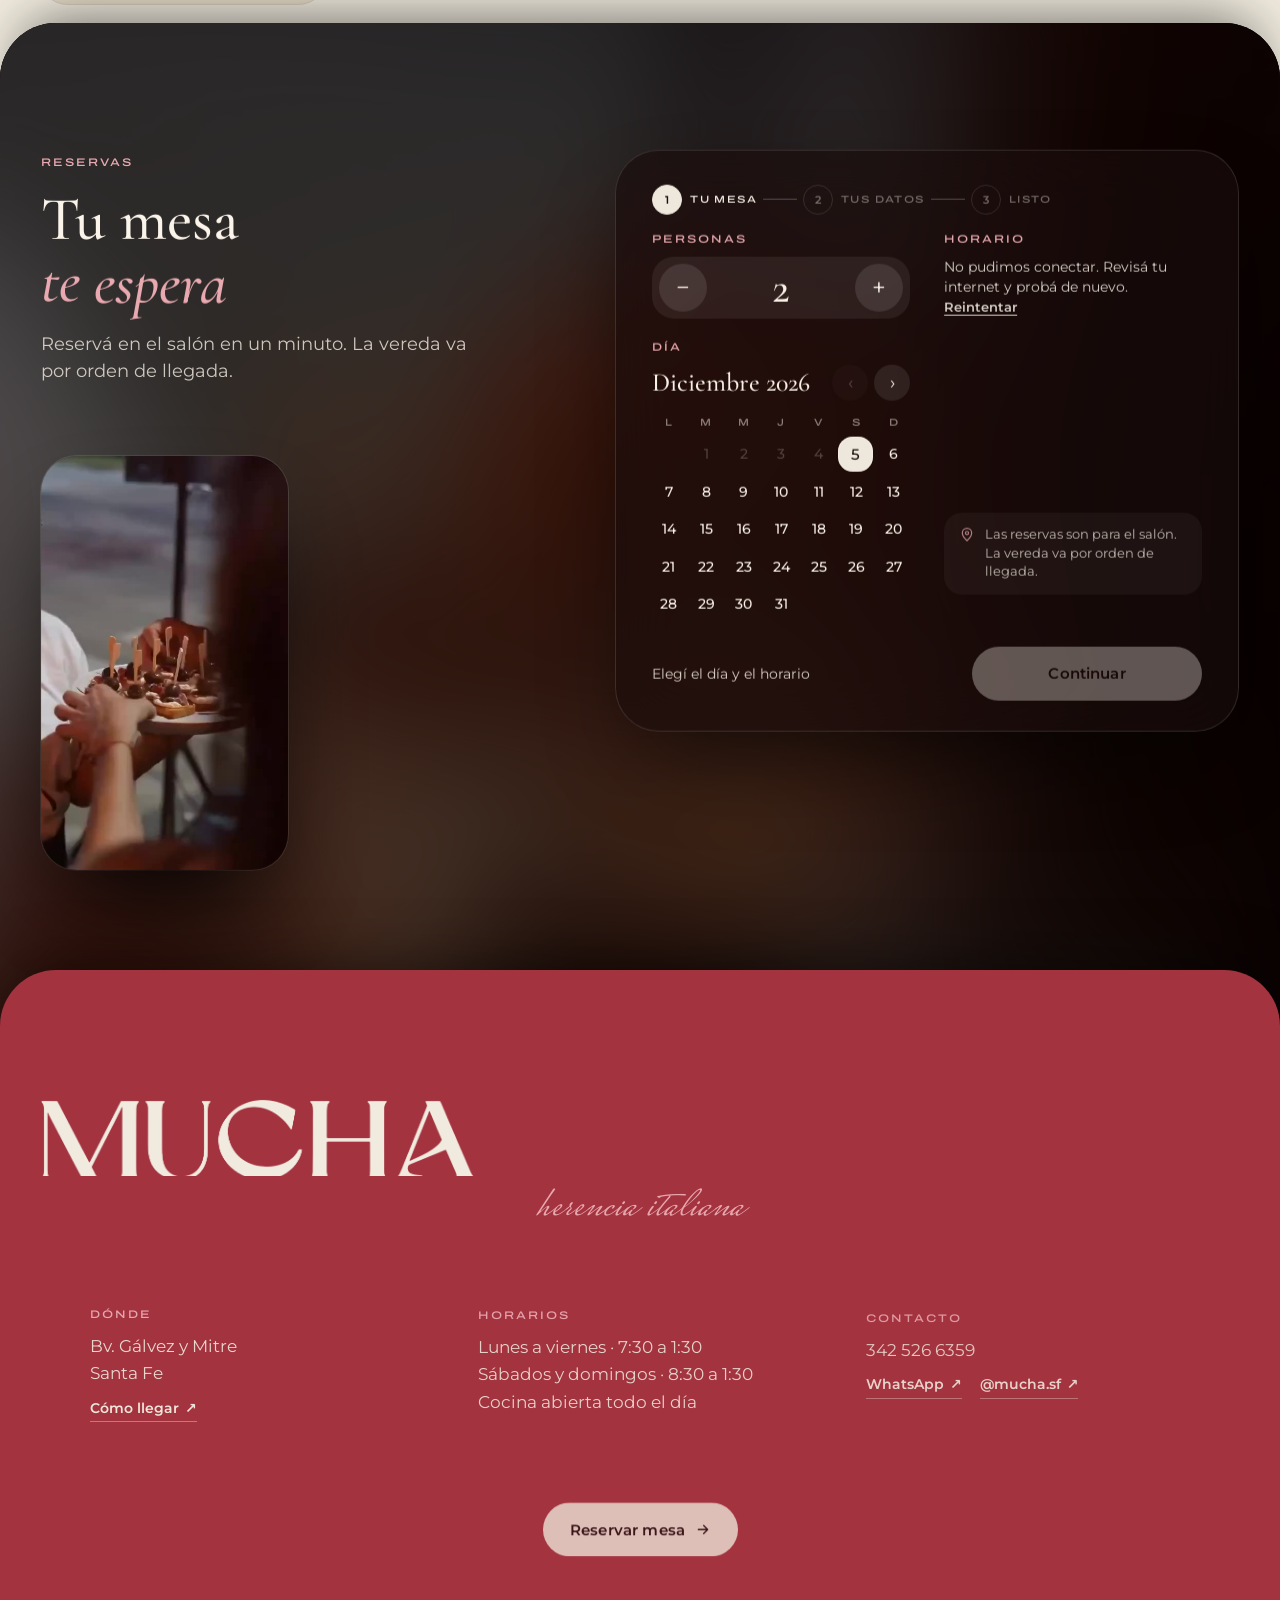
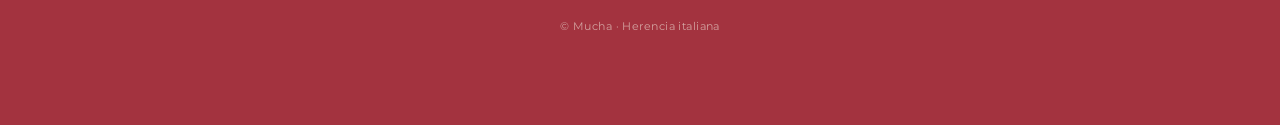
<file: propuestas/a/index.html>
<!doctype html>
<html lang="es"><head>
<meta charset="utf-8"><meta name="viewport" content="width=device-width,initial-scale=1,viewport-fit=cover">
<title>Mucha · Herencia italiana · Reservá tu mesa</title>
<meta name="description" content="Panadería, pastelería artesanal y cocina italiana en Santa Fe. Mirá la carta y reservá tu mesa en segundos.">
<meta name="theme-color" content="#120A09">
<link rel="canonical" href="https://chatbot-lab-info.github.io/mucha-demo/">
<meta property="og:type" content="website"><meta property="og:locale" content="es_AR"><meta property="og:site_name" content="Mucha">
<meta property="og:title" content="Mucha · Herencia italiana"><meta property="og:description" content="Panadería, pastelería artesanal y cocina italiana en Santa Fe. Mirá la carta y reservá tu mesa.">
<meta property="og:url" content="https://chatbot-lab-info.github.io/mucha-demo/"><meta property="og:image" content="https://chatbot-lab-info.github.io/mucha-demo/img/og-mucha.jpg?v=2"><meta name="twitter:card" content="summary_large_image"><meta name="twitter:image" content="https://chatbot-lab-info.github.io/mucha-demo/img/og-mucha.jpg?v=2">
<link rel="apple-touch-icon" href="../../img/m-boton-192.png">
<link rel="icon" href="../../img/m-boton-192.png">
<link rel="stylesheet" href="../shared/base.css"><link rel="stylesheet" href="a.css?v=20">
<script>document.documentElement.classList.add('js');try{history.scrollRestoration='manual'}catch(e){}scrollTo(0,0);document.documentElement.dataset.res=(function(){var m=new URLSearchParams(location.search).get('res');return ['panel','libre','fijo','pausa'].indexOf(m)>=0?m:'panel'})()</script>
</head><body>

<div class="load" id="load" aria-hidden="true"><div class="load-b"><img src="../../img/m-boton-512.png" alt="" width="84" height="84"><u></u></div><span class="load-f"></span><img class="load-w" src="../../img/mucha-crema.png" alt="" width="1814" height="336"></div>
<div class="cur" id="cur" aria-hidden="true"><b></b><i></i></div>
<div class="prog" id="prog" aria-hidden="true"></div>

<header class="nav" id="nav">
  <a class="logo mag" href="#inicio" aria-label="Mucha, inicio"><img src="../../img/m-boton-192.png" alt="" width="52" height="52"></a>
  <nav class="nav-p glass" id="navP" aria-label="Secciones"><i class="ni" id="ni"></i><a href="#inicio">Inicio</a><a href="#dia">Todo el día</a><a href="#carta">Carta</a><a href="#reservar">Reservas</a><a href="#llegar">Encontranos</a></nav>
  <a class="btn btn-c mag" href="#reservar"><span>Reservar mesa</span><svg class="ar" width="16" height="16" viewBox="0 0 24 24" fill="none" stroke="currentColor" stroke-width="2" stroke-linecap="round" stroke-linejoin="round"><path d="M5 12h14M13 6l6 6-6 6"/></svg></a>
</header>

<nav class="dock glass" id="dock" aria-label="Navegación">
  <a href="#inicio" data-s="inicio" class="on"><svg viewBox="0 0 24 24" width="21" height="21" fill="none" stroke="currentColor" stroke-width="1.8" stroke-linecap="round" stroke-linejoin="round"><path d="M4 11l8-7 8 7v8a1 1 0 0 1-1 1h-4v-6h-6v6H5a1 1 0 0 1-1-1z"/></svg><span>Inicio</span></a>
  <a href="#carta" data-s="carta"><svg viewBox="0 0 24 24" width="21" height="21" fill="none" stroke="currentColor" stroke-width="1.8" stroke-linecap="round" stroke-linejoin="round"><path d="M5 4h11a3 3 0 0 1 3 3v13H8a3 3 0 0 1-3-3z"/><path d="M9 8h6M9 12h6"/></svg><span>Carta</span></a>
  <a href="#reservar" data-s="reservar" class="dk-p"><svg viewBox="0 0 24 24" width="21" height="21" fill="none" stroke="currentColor" stroke-width="1.8" stroke-linecap="round" stroke-linejoin="round"><rect x="4" y="5" width="16" height="15" rx="3"/><path d="M8 3v4M16 3v4M4 10h16"/></svg><span>Reservar</span></a>
  <a href="#llegar" data-s="llegar"><svg viewBox="0 0 24 24" width="21" height="21" fill="none" stroke="currentColor" stroke-width="1.8" stroke-linecap="round" stroke-linejoin="round"><path d="M12 21s7-6.2 7-11.5A7 7 0 0 0 5 9.5C5 14.8 12 21 12 21z"/><circle cx="12" cy="9.5" r="2.4"/></svg><span>Llegar</span></a>
</nav>

<main>
<!-- INICIO -->
<section class="hero" id="inicio" data-sec="inicio">
  <div class="amb" id="amb"></div>
  <div class="hero-g"></div>
  <div class="hero-in">
    <div class="hero-txt">
      <div class="hero-top"><span class="caps kick" id="kick">Ristorante · Caffé</span>
        <h1 class="wm" id="wm" aria-label="Mucha"><span class="wm-w"><img src="../../img/mucha-crema.png" alt="" width="1814" height="336"></span></h1>
        <p class="script sub" id="sub">herencia italiana</p>
        <p class="lead" id="lead">Panadería, pastelería artesanal y cocina italiana. Reservá tu mesa en segundos.</p></div>
      <div class="acc" id="acc">
        <a class="btn btn-g mag" href="#carta"><span>Ver la carta</span></a>
        <a class="btn btn-r mag" href="#reservar"><span>Reservar mesa</span><svg class="ar" width="16" height="16" viewBox="0 0 24 24" fill="none" stroke="currentColor" stroke-width="2" stroke-linecap="round" stroke-linejoin="round"><path d="M5 12h14M13 6l6 6-6 6"/></svg></a>
      </div>
    </div>
    <div class="hero-win" id="hwin">
      <div class="win" id="win"><div class="chap-l glass" id="chapL"><b id="chapN"></b><span id="chapT"></span><div class="chap" id="chap"></div></div></div>
    </div>
  </div>
  <a class="desliza caps" href="#man" aria-label="Seguir"><span>Deslizá</span><i></i></a>
</section>

<!-- MANIFIESTO -->
<section class="man" id="man" data-sec="inicio"><div class="man-c"><span class="caps man-k">Nuestra casa</span><p class="mt serif" id="mt"></p></div></section>

<!-- TODO EL DÍA -->
<section class="dia" id="dia" data-sec="inicio">
  <div class="dia-h"><span class="caps">De la mañana a la noche</span><h2 class="serif" data-split>Todo el día<br><em>en Mucha</em></h2></div>
  <div class="stack" id="stack"></div>
</section>

<!-- CARTA -->
<section class="car" id="carta" data-sec="carta">
  <div class="mq" aria-hidden="true"><div class="mq-t" id="mq"></div></div>
  <div class="car-in">
    <aside class="car-l" id="carL">
      <div class="car-t"><span class="caps">La carta</span><h2 class="serif" data-split>Lo que sale<br><em>de la cocina</em></h2></div>
      <label class="buscar"><svg width="17" height="17" viewBox="0 0 24 24" fill="none" stroke="currentColor" stroke-width="2" stroke-linecap="round"><circle cx="11" cy="11" r="7"/><path d="M20 20l-4-4"/></svg><input id="q" type="search" placeholder="Buscar en la carta" autocomplete="off" aria-label="Buscar en la carta"><button type="button" id="qx" aria-label="Borrar" hidden>×</button></label>
      <nav class="cn" id="cn" aria-label="Categorías"></nav>
    </aside>
    <div class="car-r"><div id="lista" class="lista" aria-live="polite"></div></div>
  </div>
</section>

<!-- RESERVA -->
<section class="res" id="reservar" data-sec="reservar">
  <div class="amb amb-r" id="ambR"></div>
  <div class="res-in">
    <div class="res-l">
      <span class="caps">Reservas</span>
      <h2 class="serif" data-split>Tu mesa<br><em>te espera</em></h2>
      <p class="res-p">Reservá en el salón en un minuto. La vereda va por orden de llegada.</p>
      <div class="res-win" id="resWin"></div>
      <button type="button" class="btn btn-r ra-open mag"><span>Reservar mesa</span><svg class="ar" width="16" height="16" viewBox="0 0 24 24" fill="none" stroke="currentColor" stroke-width="2" stroke-linecap="round" stroke-linejoin="round"><path d="M5 12h14M13 6l6 6-6 6"/></svg></button>
    </div>
    <div class="res-r" id="raTop"><div id="raBox"></div></div>
  </div>
</section>
</main>

<footer class="pie" id="llegar" data-sec="llegar">
  <div class="pie-m" id="pieM" aria-label="Mucha"><span class="wm-w"><img src="../../img/mucha-crema.png" alt="" width="1814" height="336"></span></div>
  <p class="script pie-s">herencia italiana</p>
  <div class="pie-g">
    <div><span class="caps">Dónde</span><p>Bv. Gálvez y Mitre<br>Santa Fe</p><a class="lk" id="lMapa" href="#" rel="noopener">Cómo llegar <i>↗</i></a></div>
    <div><span class="caps">Horarios</span><p>Lunes a viernes · 7:30 a 1:30<br>Sábados y domingos · 8:30 a 1:30<br>Cocina abierta todo el día</p></div>
    <div><span class="caps">Contacto</span><p>342 526 6359</p><a class="lk" id="lWa" href="#" rel="noopener">WhatsApp <i>↗</i></a><a class="lk" href="https://instagram.com/mucha.sf" rel="noopener">@mucha.sf <i>↗</i></a></div>
  </div>
  <a class="btn btn-c mag pie-b" href="#reservar"><span>Reservar mesa</span><svg class="ar" width="16" height="16" viewBox="0 0 24 24" fill="none" stroke="currentColor" stroke-width="2" stroke-linecap="round" stroke-linejoin="round"><path d="M5 12h14M13 6l6 6-6 6"/></svg></a>
  <p class="legal">© Mucha · Herencia italiana</p>
</footer>

<script src="../../js/vendor/gsap.min.js"></script><script src="../../js/vendor/ScrollTrigger.min.js"></script><script src="../../js/vendor/lenis.min.js"></script>
<script src="../../js/config.js?v=2"></script><script src="../../js/demo.js?v=2"></script><script src="../../js/panel.js?v=3"></script><script src="../shared/lib.js?v=3"></script><script src="reserva.js?v=21"></script><script src="a.js?v=9"></script>
</body></html>
</file>
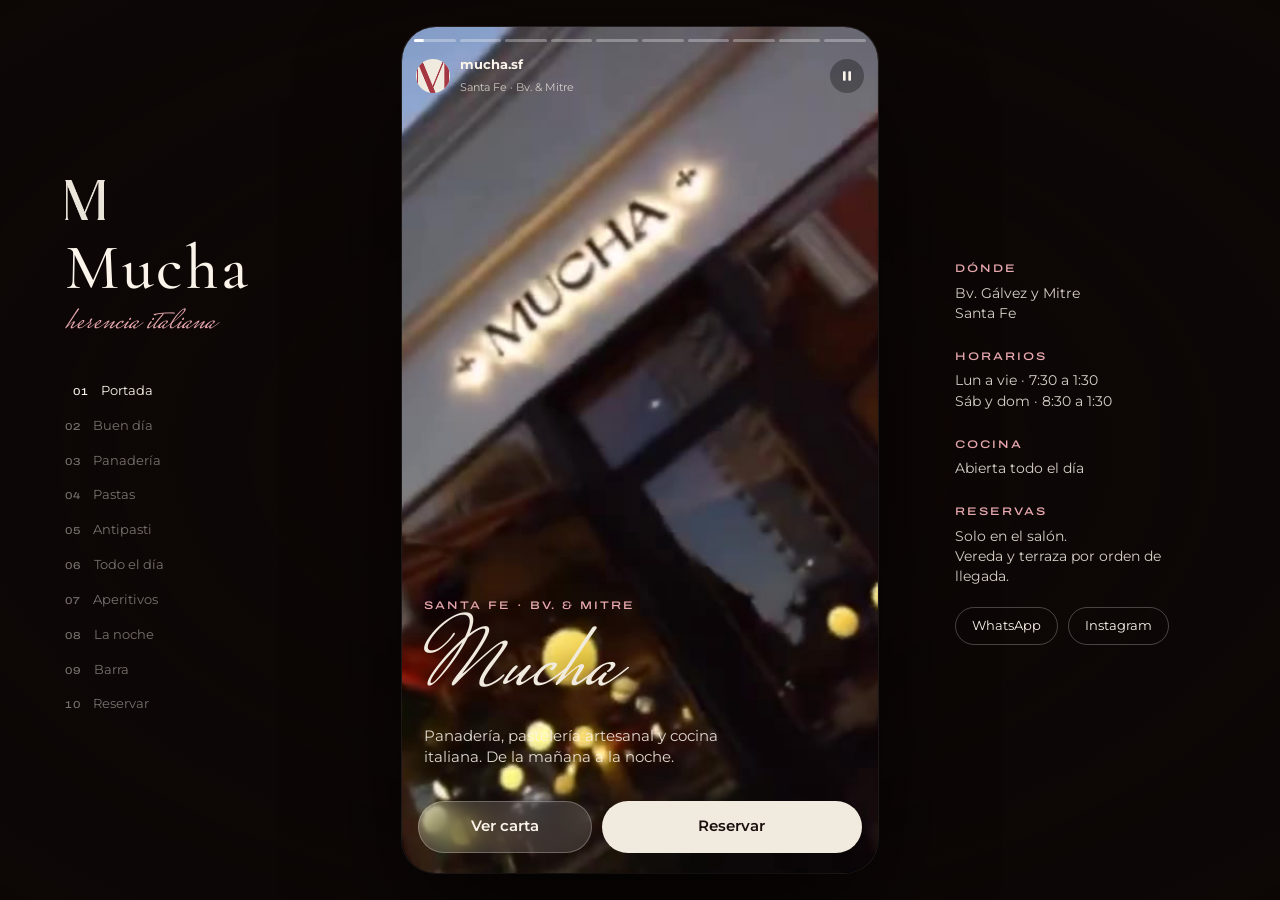
<file: propuestas/b/index.html>
<!doctype html>
<html lang="es"><head>
<meta charset="utf-8"><meta name="viewport" content="width=device-width,initial-scale=1,viewport-fit=cover">
<title>Mucha · Propuesta B — Historias</title><meta name="theme-color" content="#0d0706">
<link rel="stylesheet" href="../shared/base.css"><link rel="stylesheet" href="../shared/reserva.css"><link rel="stylesheet" href="b.css">
</head><body>
<div class="amb" id="amb"></div><div class="vel"></div>
<main class="wrap">
  <nav class="idx" id="idx" aria-label="Capítulos"><div class="idx-t"><img src="../../img/m-crema.png" alt="" width="40" height="40"><h1 class="serif">Mucha</h1><p class="script">herencia italiana</p></div><ol id="idxL"></ol></nav>
  <section class="stage" id="stage" aria-label="Historias de Mucha">
    <div class="prog" id="prog"></div>
    <header class="cab"><img src="../../img/m-burdeos.png" alt="" width="34" height="34"><div><b>mucha.sf</b><small id="cabK">Santa Fe</small></div><button class="mute" id="pausa" aria-label="Pausar"><svg width="16" height="16" viewBox="0 0 24 24" fill="currentColor"><rect x="6" y="5" width="4" height="14" rx="1"/><rect x="14" y="5" width="4" height="14" rx="1"/></svg></button></header>
    <div class="clips" id="clips"></div><div class="grad"></div>
    <div class="txt" id="txt"><span class="caps k" id="tK"></span><h2 class="serif t" id="tT"></h2><p class="d" id="tD"></p>
      <div class="fin" id="fin"><button class="f1" data-open="res">Reservar mesa</button><button class="f2" data-open="carta">Ver la carta</button><a class="f2" id="fMapa" href="#" rel="noopener">Cómo llegar</a><button class="f3" id="replay">Volver a ver ↺</button></div></div>
    <div class="taps" id="taps"><i data-d="-1"></i><i data-d="1"></i></div>
    <footer class="bar" id="bar"><button data-open="carta" class="b2">Ver carta</button><button data-open="res" class="b1">Reservar</button></footer>
    <div class="sheet" id="shCarta" aria-hidden="true"><div class="asa" data-asa></div><header><h3 class="serif">La carta</h3><button class="x" data-cerrar aria-label="Cerrar">×</button></header>
      <div class="busca"><input id="q" type="search" placeholder="Buscar en la carta…" autocomplete="off"></div><nav class="chips" id="chips"></nav><div class="sc-c" id="lista"></div></div>
    <div class="sheet" id="shRes" aria-hidden="true"><div class="asa" data-asa></div><header><h3 class="serif">Reservar mesa</h3><button class="x" data-cerrar aria-label="Cerrar">×</button></header><div class="sc-c" id="resBox"></div></div>
    <div class="toast" id="toast"></div>
  </section>
  <aside class="info" id="info"><span class="caps">Dónde</span><p>Bv. Gálvez y Mitre<br>Santa Fe</p><span class="caps">Horarios</span><p>Lun a vie · 7:30 a 1:30<br>Sáb y dom · 8:30 a 1:30</p><span class="caps">Cocina</span><p>Abierta todo el día</p><span class="caps">Reservas</span><p>Solo en el salón.<br>Vereda y terraza por orden de llegada.</p><div class="links"><a id="lWa" href="#" rel="noopener">WhatsApp</a><a href="https://instagram.com/mucha.sf" rel="noopener">Instagram</a></div></aside>
</main>
<script src="../../js/vendor/gsap.min.js"></script><script src="../../js/config.js?v=2"></script><script src="../../js/demo.js?v=2"></script><script src="../../js/panel.js?v=3"></script><script src="../shared/lib.js?v=2"></script><script src="../shared/reserva.js"></script><script src="b.js"></script>
</body></html>
</file>
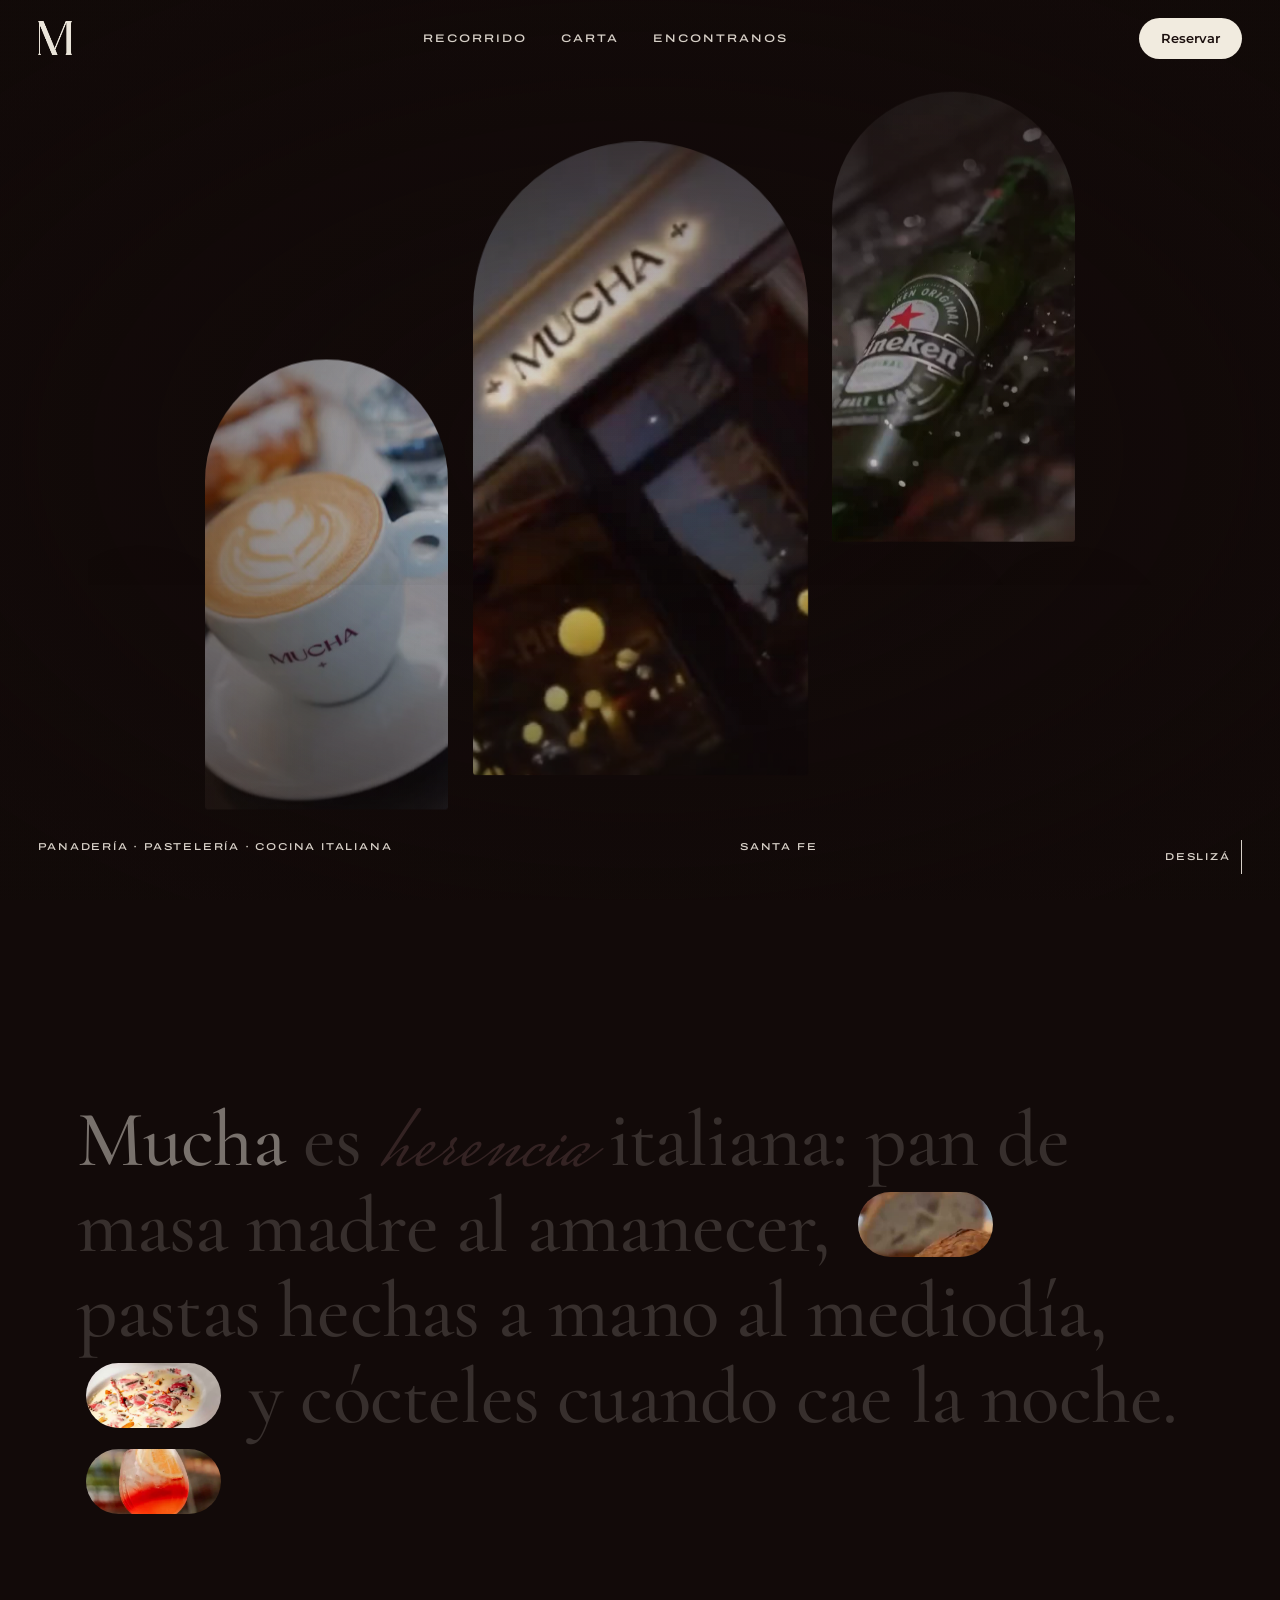
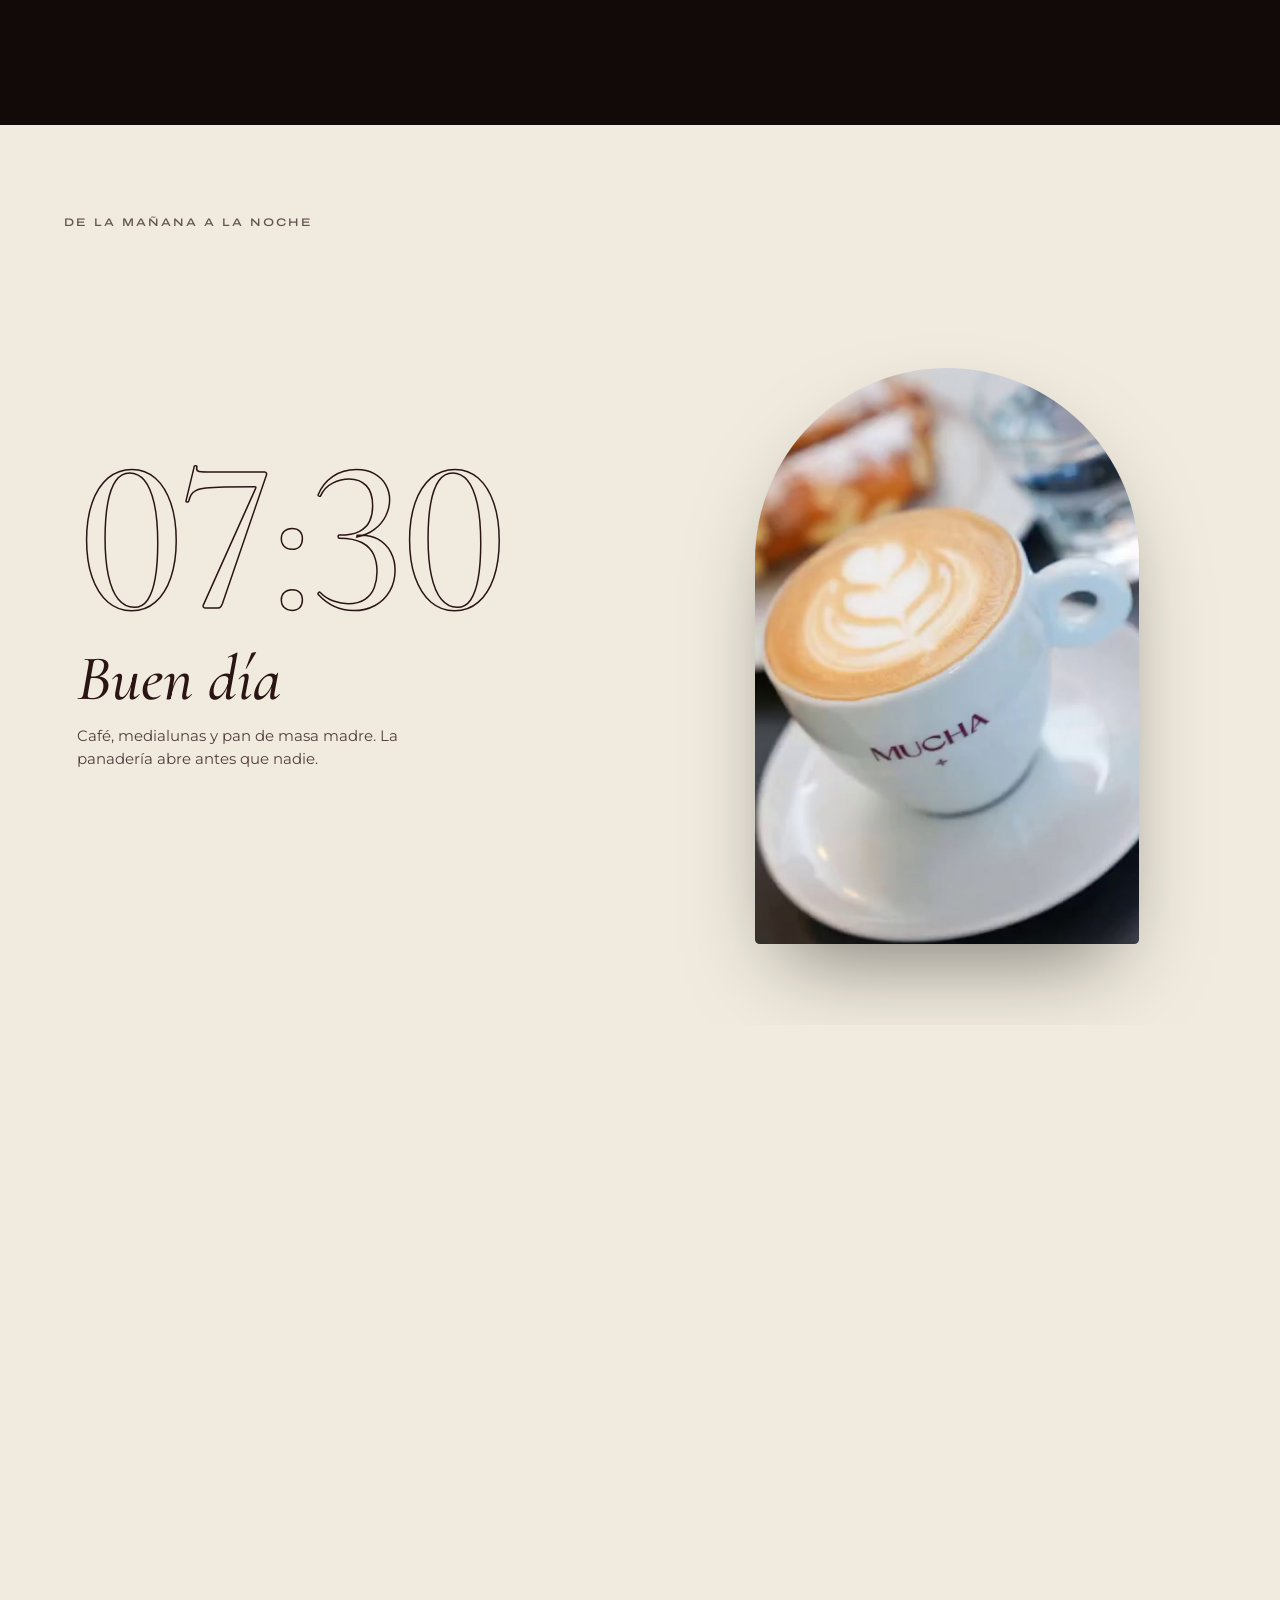
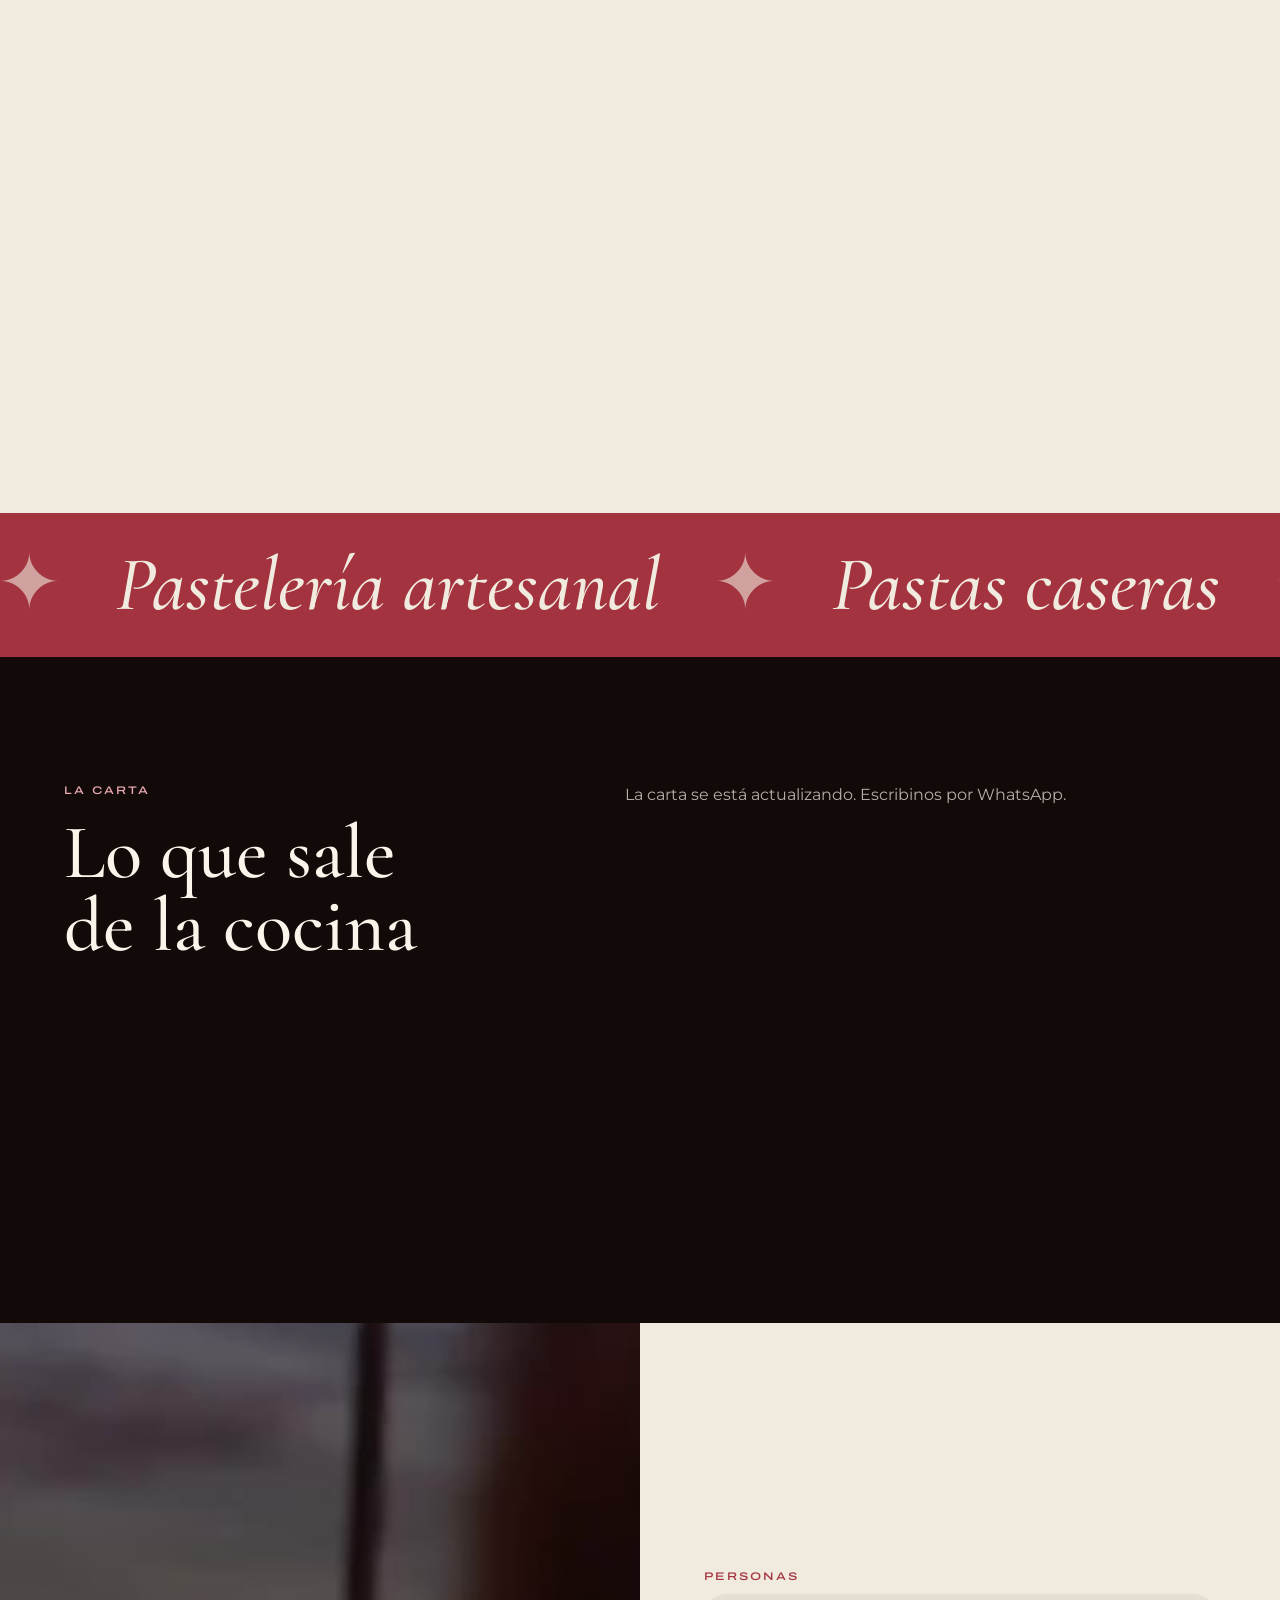
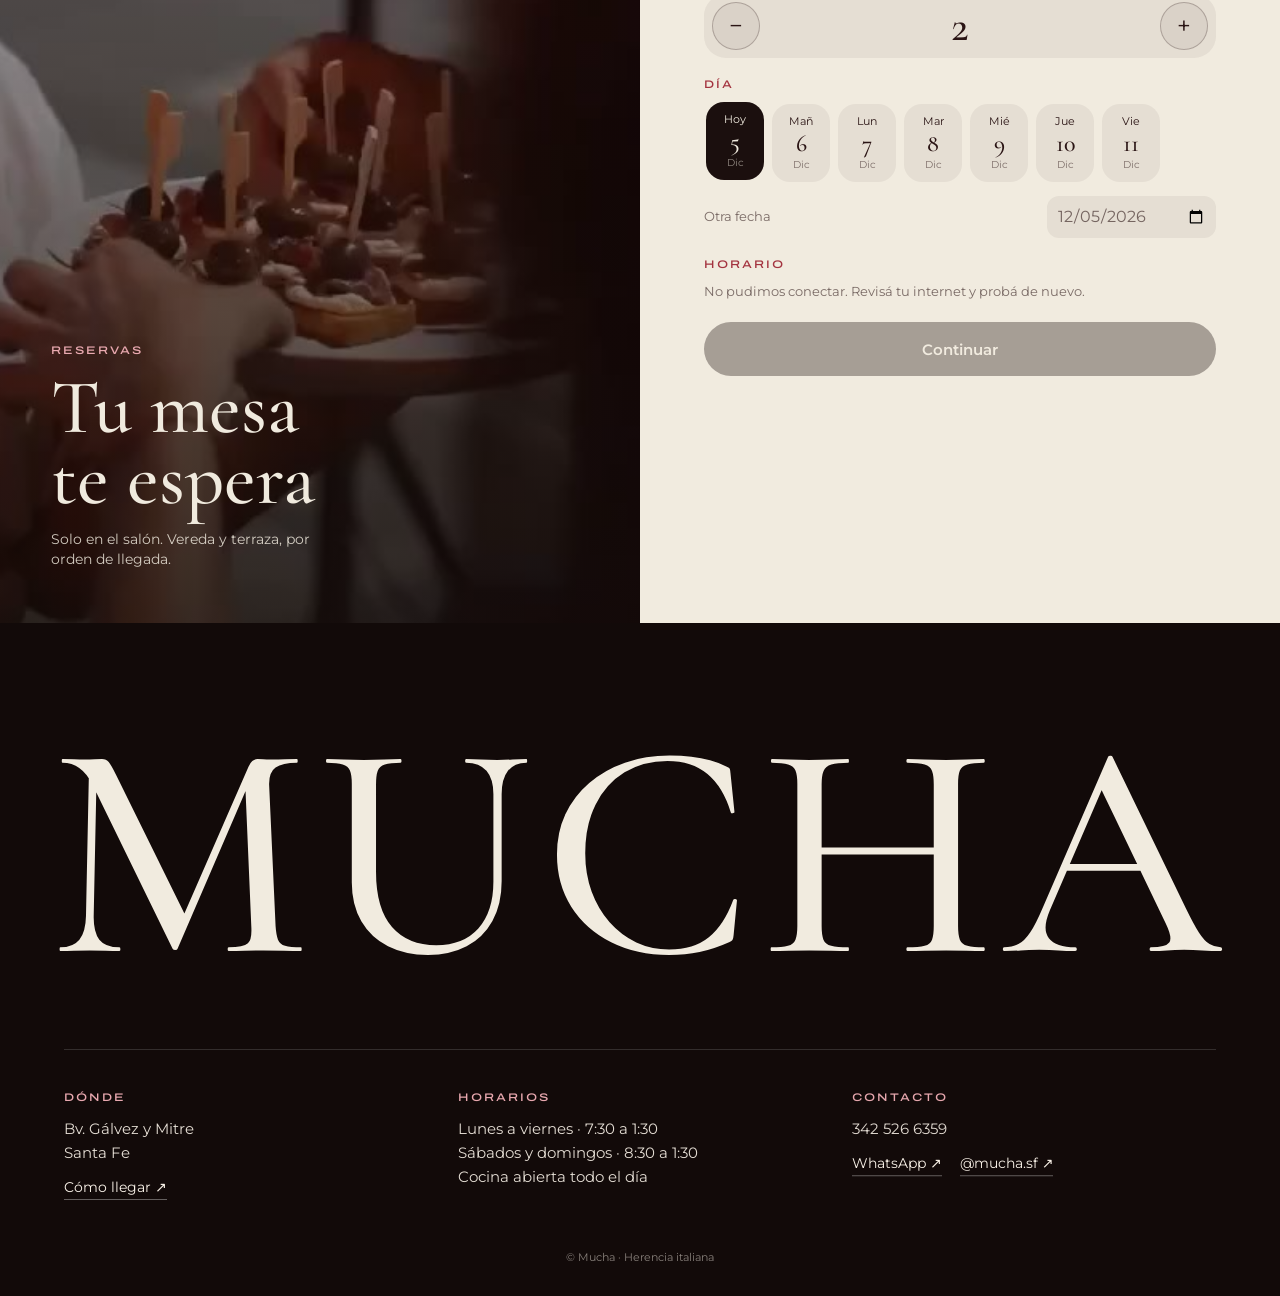
<file: propuestas/c/index.html>
<!doctype html>
<html lang="es"><head>
<meta charset="utf-8"><meta name="viewport" content="width=device-width,initial-scale=1,viewport-fit=cover">
<title>Mucha · Propuesta C — Cinemática</title><meta name="theme-color" content="#120A09">
<link rel="stylesheet" href="../shared/base.css"><link rel="stylesheet" href="../shared/reserva.css"><link rel="stylesheet" href="c.css">
</head><body>
<div class="barra-p" id="barraP"></div>
<header class="nav" id="nav"><a class="logo" href="#hero" aria-label="Mucha, inicio"><img src="../../img/m-crema.png" alt="" width="34" height="34"></a><nav><a href="#recorrido">Recorrido</a><a href="#carta">Carta</a><a href="#encontranos">Encontranos</a></nav><a class="pill-cta" href="#reservar">Reservar</a></header>

<section class="hero" id="hero">
  <div class="hv"><div class="vw vl"><video data-v="croissant" muted loop playsinline></video></div><div class="vw vc"><video data-v="fachada" muted loop playsinline></video></div><div class="vw vr"><video data-v="spritz" muted loop playsinline></video></div></div>
  <h1 class="wm serif" aria-label="Mucha"><span>M</span><span>U</span><span>C</span><span>H</span><span>A</span></h1>
  <p class="script sub">herencia italiana</p>
  <div class="hero-pie"><span class="caps">Panadería · Pastelería · Cocina italiana</span><span class="caps">Santa Fe</span><span class="caps desliza">Deslizá <i></i></span></div>
</section>

<section class="man" id="man"><p class="mt serif" id="mt"></p></section>

<section class="rec" id="recorrido"><div class="rec-in" id="recIn"><div class="rec-h"><span class="caps">De la mañana a la noche</span></div><div class="track" id="track"></div></div></section>

<section class="mq" aria-hidden="true"><div class="mq-t" id="mq"></div></section>

<section class="car" id="carta"><div class="car-in">
  <div class="car-l"><span class="caps">La carta</span><h2 class="serif">Lo que sale<br>de la cocina</h2><div class="car-v" id="carV"></div><nav class="cn" id="cn" aria-label="Categorías"></nav></div>
  <div class="car-r"><div id="carR" class="car-list"></div></div>
</div></section>

<section class="res" id="reservar"><div class="res-in">
  <div class="res-v" id="resV"><div class="res-t"><span class="caps">Reservas</span><h2 class="serif">Tu mesa<br>te espera</h2><p>Solo en el salón. Vereda y terraza, por orden de llegada.</p></div></div>
  <div class="res-f"><div id="resBox"></div></div>
</div></section>

<footer class="pie" id="encontranos">
  <div class="pie-m serif" id="pieM">MUCHA</div>
  <div class="pie-g"><div><span class="caps">Dónde</span><p>Bv. Gálvez y Mitre<br>Santa Fe</p><a id="lMapa" href="#" rel="noopener">Cómo llegar ↗</a></div><div><span class="caps">Horarios</span><p>Lunes a viernes · 7:30 a 1:30<br>Sábados y domingos · 8:30 a 1:30<br>Cocina abierta todo el día</p></div><div><span class="caps">Contacto</span><p>342 526 6359</p><a id="lWa" href="#" rel="noopener">WhatsApp ↗</a> <a href="https://instagram.com/mucha.sf" rel="noopener">@mucha.sf ↗</a></div></div>
  <p class="legal">© Mucha · Herencia italiana</p>
</footer>
<script src="../../js/vendor/gsap.min.js"></script><script src="../../js/vendor/ScrollTrigger.min.js"></script><script src="../../js/vendor/lenis.min.js"></script><script src="../../js/config.js?v=2"></script><script src="../../js/demo.js?v=2"></script><script src="../../js/panel.js?v=3"></script><script src="../shared/lib.js?v=2"></script><script src="../shared/reserva.js"></script><script src="c.js"></script>
</body></html>
</file>
<file: css/piel.css>
/* PIEL de Mucha — colores, tipografía y componentes compartidos por la web y la app de mesa. Es lo que se rehace para cada cliente.
   Marca: burdeos #A3333F y crema #F1EBDF (medidos del logo y las cartas). Tipografías de sus cartas: Archivo Expanded (títulos) y Montserrat (texto).
   Temas: sin atributo = noche (la app de mesa y el final del recorrido). <html data-tema="dia"> = crema con tinta burdeos. */
@font-face{font-family:'Cormorant Garamond';font-weight:400;font-style:normal;font-display:swap;src:url(../fonts/cormorant-garamond-latin-400-normal.woff2) format('woff2')}
@font-face{font-family:'Cormorant Garamond';font-weight:500;font-style:normal;font-display:swap;src:url(../fonts/cormorant-garamond-latin-500-normal.woff2) format('woff2')}
@font-face{font-family:'Cormorant Garamond';font-weight:600;font-style:normal;font-display:swap;src:url(../fonts/cormorant-garamond-latin-600-normal.woff2) format('woff2')}
@font-face{font-family:'Cormorant Garamond';font-weight:400;font-style:italic;font-display:swap;src:url(../fonts/cormorant-garamond-latin-400-italic.woff2) format('woff2')}
@font-face{font-family:'Cormorant Garamond';font-weight:500;font-style:italic;font-display:swap;src:url(../fonts/cormorant-garamond-latin-500-italic.woff2) format('woff2')}
@font-face{font-family:'Archivo';font-weight:100 900;font-stretch:62% 125%;font-style:normal;font-display:swap;src:url(../fonts/archivo-latin-wdth-normal.woff2) format('woff2')}
@font-face{font-family:'Montserrat';font-weight:100 900;font-style:normal;font-display:swap;src:url(../fonts/montserrat-latin-wght-normal.woff2) format('woff2')}
@font-face{font-family:'Delafield';font-weight:400;font-style:normal;font-display:swap;src:url(../fonts/mrs-saint-delafield-latin-400-normal.woff2) format('woff2')}
:root{
  --bur:#A3333F;--fill:#B83A4B;--sobre:#FBF4EA;
  --fondo:#120A09;--fondo-2:#1B100F;--fondo-3:#261615;
  --crema:#F1EBDF;--suave:rgba(241,235,223,.72);--tenue:rgba(241,235,223,.46);--linea:rgba(241,235,223,.16);
  --rt:241,235,223;--ra:226,140,153;
  --oro:#E28C99;--oro-fuerte:#EBA3AD;--oro-oscuro:#A3333F;
  --ok:#8FC9A1;--aviso:#E6B873;--error:#EE9A8B;--esquema:dark;
  --serif:'Cormorant Garamond',Georgia,'Times New Roman',serif;--sans:'Montserrat',system-ui,-apple-system,'Segoe UI',sans-serif;--ancha:'Archivo','Montserrat',system-ui,sans-serif;--script:'Delafield','Cormorant Garamond',cursive;
  --radio:20px;--sombra:0 24px 60px -28px rgba(0,0,0,.7);--ease:cubic-bezier(.22,.8,.24,1)
}
:root[data-tema="dia"]{
  --fondo:#F1EBDF;--fondo-2:#EAE1D1;--fondo-3:#E1D6C3;
  --crema:#3B1519;--suave:rgba(59,21,25,.76);--tenue:rgba(59,21,25,.52);--linea:rgba(59,21,25,.2);
  --rt:59,21,25;--ra:163,51,63;
  --oro:#A3333F;--oro-fuerte:#8C2A35;--oro-oscuro:#7A2530;
  --ok:#2F7A4A;--aviso:#9A6414;--error:#B3261E;--esquema:light;--sombra:0 24px 60px -30px rgba(59,21,25,.35)
}
/* PIEL de Mucha — colores, tipografía y componentes compartidos por la web y la app de mesa. Es lo que se rehace para cada cliente. */
[hidden]{display:none!important}
*{box-sizing:border-box;-webkit-tap-highlight-color:transparent}
html{scroll-behavior:smooth;-webkit-text-size-adjust:100%}
body{font-feature-settings:"lnum" 1;font-variant-numeric:lining-nums;margin:0;background:var(--fondo);color:var(--crema);font:400 16px/1.6 var(--sans);-webkit-font-smoothing:antialiased;overflow-x:hidden}
img{max-width:100%;display:block}
a{color:inherit}
h1,h2,h3,b{font-feature-settings:"lnum" 1;font-variant-numeric:lining-nums}
h1,h2,h3{font-family:var(--serif);font-weight:500;margin:0;line-height:1.05;letter-spacing:.005em}
button,input,select,textarea{font:inherit;color:inherit}
:focus-visible{outline:2px solid var(--oro);outline-offset:3px;border-radius:8px}
.sr{position:absolute;width:1px;height:1px;overflow:hidden;clip:rect(0 0 0 0);white-space:nowrap}
.cap{font:500 12px/1 var(--sans);letter-spacing:.24em;text-transform:uppercase;color:var(--oro)}
.titulo{font-size:clamp(40px,9vw,64px);font-style:italic;font-weight:400}
.btn{display:inline-flex;align-items:center;justify-content:center;gap:10px;min-height:52px;padding:0 28px;border-radius:999px;border:1px solid var(--oro);background:transparent;color:var(--crema);font:500 15px/1 var(--sans);letter-spacing:.14em;text-transform:uppercase;text-decoration:none;cursor:pointer;transition:transform .35s var(--ease),background-color .3s,color .3s,box-shadow .35s,opacity .3s}
.btn:hover{transform:translateY(-2px)}
.btn:active{transform:translateY(0) scale(.98)}
.btn-oro{background:var(--fill);color:var(--sobre);box-shadow:0 14px 34px -14px rgba(var(--ra),.75)}
.btn-oro:hover{background:var(--oro-fuerte)}
.btn-chico{min-height:44px;padding:0 20px;font-size:13px}
.btn[disabled]{opacity:.45;cursor:not-allowed;transform:none;box-shadow:none}
.chip{display:inline-flex;align-items:center;gap:6px;min-height:44px;padding:0 18px;border-radius:999px;border:1px solid var(--linea);background:transparent;color:var(--suave);font:400 15px/1 var(--sans);cursor:pointer;white-space:nowrap;transition:background-color .25s,color .25s,border-color .25s}
.chip{text-decoration:none}
.chip:hover{border-color:var(--oro);color:var(--crema)}
.chip[aria-pressed=true],.chip.on{background:var(--fill);border-color:var(--oro);color:var(--sobre);font-weight:500}
.chip[disabled]{opacity:.35;cursor:not-allowed}
.campo{display:grid;gap:8px}
.campo>span{font:500 12px/1 var(--sans);letter-spacing:.16em;text-transform:uppercase;color:var(--suave)}
.campo input,.campo select,.campo textarea{width:100%;min-height:52px;padding:0 16px;background:rgba(var(--rt),.05);border:1px solid var(--linea);border-radius:14px;color:var(--crema);font-size:16px;transition:border-color .25s,background-color .25s;color-scheme:var(--esquema)}
.campo textarea{min-height:84px;padding:14px 16px;resize:vertical}
.campo input:focus,.campo select:focus,.campo textarea:focus{outline:0;border-color:var(--oro);background:rgba(var(--rt),.08)}
.campo.mal input,.campo.mal select{border-color:var(--error)}
.campo .error{color:var(--error);font-size:14px;margin:0}
.paso{justify-self:start;display:inline-flex;align-items:center;border:1px solid var(--linea);border-radius:999px}
.paso button{width:44px;height:44px;border:0;background:transparent;color:var(--crema);font-size:22px;cursor:pointer;border-radius:50%}
.paso button:hover{color:var(--oro)}
.paso b{min-width:34px;text-align:center;font-weight:500;font-size:17px}
.tarjeta{background:linear-gradient(180deg,var(--fondo-2),var(--fondo));border:1px solid var(--linea);border-radius:var(--radio);box-shadow:var(--sombra)}
.ramita{display:block;width:120px;height:26px;margin:0 auto;color:var(--oro);opacity:.85}
.aviso{padding:14px 16px;border-radius:14px;border:1px solid var(--linea);background:rgba(var(--rt),.05);color:var(--suave);font-size:15px}
.aviso.ok{border-color:rgba(143,201,161,.5);color:var(--ok)}.aviso.mal{border-color:rgba(229,139,123,.5);color:var(--error)}
.toast{position:fixed;left:50%;bottom:92px;transform:translate(-50%,16px);z-index:80;max-width:min(92vw,420px);padding:14px 20px;border-radius:999px;background:var(--crema);color:var(--fondo);font-weight:500;font-size:15px;box-shadow:0 20px 40px -16px rgba(0,0,0,.7);opacity:0;pointer-events:none;transition:opacity .35s,transform .45s var(--ease)}
.toast.ver{opacity:1;transform:translate(-50%,0)}
.esq{background:linear-gradient(100deg,rgba(var(--rt),.05) 20%,rgba(var(--rt),.12) 40%,rgba(var(--rt),.05) 60%);background-size:200% 100%;animation:esq 1.4s linear infinite;border-radius:12px}
@keyframes esq{to{background-position:-200% 0}}
@keyframes sube{from{opacity:0;transform:translateY(22px)}to{opacity:1;transform:none}}
.entra{animation:sube .8s var(--ease) both}
@media (prefers-reduced-motion:reduce){*,*::before,*::after{animation-duration:.01ms!important;transition-duration:.01ms!important;scroll-behavior:auto!important}}

/* Cormorant dibuja los números «caídos»: los números van en la tipografía de texto para que se lean parejos */
.num,.paso b{font-family:var(--sans);font-style:normal;font-weight:400}
.m-cab h1 .num{font-size:.78em;margin-left:2px}
/* ---- Controles propios (lista desplegable y calendario) ---- */
.nativo{position:absolute!important;opacity:0!important;pointer-events:none!important;width:1px!important;height:1px!important;min-height:0!important;padding:0!important;border:0!important;overflow:hidden;clip:rect(0 0 0 0)}
.ctl-wrap{position:relative}
.ctl-b{width:100%;min-height:52px;padding:0 16px;display:flex;align-items:center;justify-content:space-between;gap:12px;text-align:left;background:rgba(var(--rt),.05);border:1px solid var(--linea);border-radius:14px;color:var(--crema);font-size:16px;cursor:pointer;transition:border-color .25s,background-color .25s}
.ctl-b:hover{border-color:rgba(var(--ra),.5)}
.ctl-b:focus-visible,.ctl-wrap.abierto .ctl-b{outline:0;border-color:var(--oro);background:rgba(var(--rt),.08)}
.ctl-b svg{color:var(--oro);flex:none;transition:transform .35s var(--ease)}
.ctl-wrap.abierto .ctl-b>svg:first-of-type{transform:rotate(180deg)}
.ctl-b span{white-space:nowrap;overflow:hidden;text-overflow:ellipsis}
.campo.mal .ctl-b{border-color:var(--error)}
.ctl-l,.ctl-cal{position:absolute;left:0;right:0;top:calc(100% + 8px);z-index:40;margin:0;padding:6px;list-style:none;background:var(--fondo-2);border:1px solid rgba(var(--ra),.38);border-radius:16px;box-shadow:0 26px 60px -20px rgba(0,0,0,.85);opacity:0;transform:translateY(-8px) scale(.985);transform-origin:top;transition:opacity .22s,transform .3s var(--ease)}
.ctl-wrap.abierto .ctl-l,.ctl-wrap.abierto .ctl-cal{opacity:1;transform:none}
.ctl-l[hidden],.ctl-cal[hidden]{display:none}
.ctl-o{display:flex;align-items:center;min-height:46px;padding:0 14px;border-radius:11px;color:var(--suave);font-size:16px;cursor:pointer;transition:background-color .2s,color .2s}
.ctl-o.foco{background:rgba(var(--ra),.12);color:var(--crema)}
.ctl-o.on{color:var(--oro)}
.ctl-o.on::after{content:"";margin-left:auto;width:7px;height:7px;border-radius:50%;background:var(--fill)}
.ctl-cal{padding:14px 14px 12px;min-width:min(320px,100%);left:auto}
@media(max-width:560px){.ctl-cal{left:0;right:0}}
.cal-cab{display:flex;align-items:center;justify-content:space-between;margin-bottom:10px}
.cal-mes{font:italic 500 24px/1 var(--serif);text-transform:capitalize;color:var(--crema)}
.cal-mes span{font:400 15px/1 var(--sans);font-style:normal;color:var(--suave);margin-left:4px}
.cal-nav{width:40px;height:40px;border-radius:50%;border:1px solid var(--linea);background:transparent;color:var(--oro);display:grid;place-items:center;cursor:pointer;transition:border-color .25s,background-color .25s}
.cal-nav:hover:not(:disabled){border-color:var(--oro);background:rgba(var(--ra),.1)}
.cal-nav:disabled{opacity:.3;cursor:default}
.cal-sem,.cal-dias{display:grid;grid-template-columns:repeat(7,minmax(0,1fr));gap:2px;text-align:center}
.cal-sem span{font:500 11px/1 var(--sans);letter-spacing:.14em;color:var(--tenue);padding:8px 0}
.cal-d{aspect-ratio:1;min-height:0;width:100%;padding:0;border-radius:50%;border:1px solid transparent;background:transparent;color:var(--crema);font:400 15px/1 var(--sans);cursor:pointer;transition:background-color .2s,border-color .2s,color .2s}
.cal-d:hover:not(:disabled){background:rgba(var(--ra),.14)}
.cal-d:focus-visible{outline:0;border-color:var(--oro)}
.cal-d.hoy{border-color:var(--linea)}
.cal-d.on{background:var(--fill);color:var(--sobre);font-weight:500}
.cal-d:disabled{color:var(--tenue);opacity:.38;cursor:default}
.cal-dias.sig{animation:calsig .35s var(--ease)}.cal-dias.ant{animation:calant .35s var(--ease)}
@keyframes calsig{from{opacity:0;transform:translateX(14px)}}@keyframes calant{from{opacity:0;transform:translateX(-14px)}}
@media(prefers-reduced-motion:reduce){.ctl-l,.ctl-cal,.cal-dias{transition:none;animation:none}}
body.ctl-abierto .fija.ver{transform:translateY(160%)}

/* Sin zoom al tocar un campo (iOS hace zoom si el texto del campo es menor a 16px) */
html{-webkit-text-size-adjust:100%;text-size-adjust:100%}
input,select,textarea,.campo input,.campo select,.campo textarea,.lin .nota input{font-size:16px !important}

/* atajos para la nota de la reserva */
.chips-nota{display:flex;flex-wrap:wrap;gap:8px;margin:0 0 8px}
.chips-nota button{min-height:40px;padding:0 14px;border-radius:99px;border:1px solid var(--linea);background:rgba(var(--rt),.05);color:var(--crema);font:inherit;font-size:14px;cursor:pointer;transition:border-color .2s,background .2s}
.chips-nota button:hover,.chips-nota button:focus-visible{border-color:var(--oro);outline:0}
.chips-nota button:active{transform:scale(.96)}
</file>
<file: css/web.css>
/* Web pública de Mucha (diseñada de cero para este local). Constante de iNGENIA: Reservar y Carta, primeros y destacados.
   Idea: la portada es UN DÍA ENTERO en Mucha. Con scroll, la luz va de la mañana a la noche (abren 7:30, cierran 1:30) y un reloj dentro del óvalo de la marca marca la hora.
   Sin movimiento (o sin JS) se ve como una portada común + cinco franjas de color (de la mañana a la noche). */
:root{--rf:18,10,9;--ew:min(64vw,980px);--eh:min(72svh,560px);--tinta:#A3333F;--c1:#F6EEDF;--c2:#EFD9BC}
:root[data-tema="dia"]{--rf:241,235,223}
html{scroll-behavior:auto}

/* ============ PORTADA ============ */
.escena{position:relative}
.escena-pin{position:relative;color:var(--tinta);background:linear-gradient(180deg,var(--c1),var(--c2))}
.cielo,.luz,.estrellas,.grano,.reloj,.arco-foto,.prog{display:none}
.grano{background-image:url("data:image/svg+xml;utf8,<svg xmlns='http://www.w3.org/2000/svg' width='220' height='220'><filter id='n'><feTurbulence type='fractalNoise' baseFrequency='.85' numOctaves='2' stitchTiles='stitch'/><feColorMatrix values='0 0 0 0 .5 0 0 0 0 .4 0 0 0 0 .35 0 0 0 .55 0'/></filter><rect width='100%25' height='100%25' filter='url(%23n)'/></svg>");pointer-events:none}
.hero-in{position:relative;min-height:100svh;display:grid;gap:34px;justify-items:center;align-content:center;padding:110px 22px 96px;text-align:center}
.marca{margin:0;display:grid;justify-items:center;gap:0;font-weight:400}
.marca-n{font:500 clamp(64px,min(15vw,19svh*1.1),168px)/.9 var(--serif);letter-spacing:.07em;padding-left:.07em;color:var(--tinta)}
.marca-e{width:26px;height:26px;margin:22px 0 4px;color:var(--tinta)}
.marca-l{font:400 clamp(40px,8.6vw,68px)/1 var(--script);color:var(--tinta);opacity:.92}
.hero-cta{display:flex;gap:14px;flex-wrap:wrap;justify-content:center}
.hero-cta .btn{min-height:58px;font-size:13px}
.hero-cta .btn:not(.btn-oro){color:var(--tinta);border-color:var(--tinta)}
.hero-abajo{position:absolute;left:50%;top:calc(100svh - 84px);translate:-50% 0;color:var(--tinta);opacity:.8;font:500 11px/1 var(--ancha);font-stretch:125%;letter-spacing:.3em;text-transform:uppercase;text-decoration:none;display:grid;gap:10px;justify-items:center;white-space:nowrap}
.hero-abajo i{width:1px;height:34px;background:linear-gradient(var(--tinta),transparent);animation:cae 2.2s ease-in-out infinite}
@keyframes cae{0%{transform:scaleY(0);transform-origin:top}50%{transform:scaleY(1);transform-origin:top}51%{transform-origin:bottom}100%{transform:scaleY(0);transform-origin:bottom}}
.hero-in>*{animation:sube 1.1s var(--ease) both}.hero-in .hero-cta{animation-delay:.25s}

/* sin movimiento: franjas de color de la mañana a la noche */
.momentos{display:block}
.mom{display:grid;gap:16px;justify-items:center;text-align:center;padding:clamp(70px,14vw,120px) 24px;background:var(--m-bg);color:var(--m-ink)}
.mom p{margin:0;max-width:44ch;font-size:16px;opacity:.9}
.mom-hora,.mom-det{font:500 12px/1.4 var(--ancha);font-stretch:125%;letter-spacing:.28em;text-transform:uppercase;opacity:.8}
.mom h2{font:500 clamp(54px,12vw,104px)/.95 var(--serif);letter-spacing:.01em}
.mom h2 i{font-weight:400}
.mom .btn{border-color:var(--m-ink);color:var(--m-ink)}.mom .btn-oro{background:var(--fill);border-color:var(--fill);color:var(--sobre)}
[data-fijo="dia"] .mom{--m-bg:#F1EBDF!important;--m-ink:#A3333F!important}
[data-fijo="noche"] .mom{--m-bg:#150A0B!important;--m-ink:#F1EBDF!important}
[data-fijo="noche"] .escena-pin,[data-fijo="noche"] .hero-in{--tinta:#F1EBDF;--c1:#1A0E0D;--c2:#120A09}
[data-fijo="noche"] .hero-cta .btn:not(.btn-oro){color:#F1EBDF;border-color:rgba(241,235,223,.6)}

/* ---- Con movimiento: la escena queda fija y se recorre al scrollear (GSAP + ScrollTrigger), suavizado por Lenis ---- */
.js-motion .escena-pin{height:100svh;overflow:hidden;background:var(--c1)}
.js-motion .cielo{display:block;position:absolute;inset:0;background:linear-gradient(180deg,var(--c1),var(--c2))}
.js-motion .luz{display:block;position:absolute;left:0;top:0;width:120vmax;height:120vmax;margin:-60vmax 0 0 -60vmax;background:radial-gradient(closest-side,var(--luzc,rgba(255,190,110,.5)) 0%,transparent 68%);opacity:var(--luzo,.55);pointer-events:none;will-change:transform}
.js-motion .estrellas{display:block;position:absolute;inset:0;pointer-events:none;opacity:0}
.estrellas i{position:absolute;width:2px;height:2px;border-radius:50%;background:#F1EBDF;animation:titila 3.4s ease-in-out infinite}
@keyframes titila{0%,100%{opacity:.25}50%{opacity:1}}
.js-motion .grano{display:block;position:absolute;inset:0;opacity:.2;mix-blend-mode:overlay}
.js-motion .reloj{display:block;position:absolute;left:50%;top:50%;width:var(--ew);height:var(--eh);translate:-50% -50%;pointer-events:none}
.pista{position:absolute;left:0;top:0;width:100%;height:100%;overflow:visible;fill:none;stroke:var(--tinta)}
.pista .p1{stroke-width:1.2;opacity:.95;stroke-dasharray:1;stroke-dashoffset:0}
.pista .p2{stroke-width:1;opacity:.22;stroke-dasharray:1;stroke-dashoffset:0}
.astro{position:absolute;left:0;top:0;width:28px;height:28px;margin:-14px 0 0 -14px;will-change:transform}
.astro i{position:absolute;inset:0;border-radius:50%}
.astro .sol{background:radial-gradient(circle at 38% 34%,#F7B873,#C8404F 70%);box-shadow:0 0 26px 8px rgba(226,110,80,.5);opacity:var(--so,1)}
.astro .luna{background:#F1EBDF;box-shadow:inset 7px -2px 0 0 var(--c2),0 0 22px 4px rgba(241,235,223,.45);opacity:var(--lo,0)}
.js-motion .hero-in{position:absolute;inset:0;min-height:0;padding:0;align-content:center;gap:0}
.js-motion .hero-in>*{animation:none}
.js-motion .marca-n,.js-motion .marca-e,.js-motion .marca-l,.js-motion .hero-cta .btn{opacity:0}
.js-motion .hero-cta{margin-top:clamp(26px,5svh,44px)}
.js-motion .momentos{position:absolute;inset:0;pointer-events:none}
.js-motion .mom{position:absolute;left:50%;top:50%;translate:-50% -50%;width:calc(var(--ew)*.8);padding:0;background:transparent;color:var(--tinta);opacity:0;visibility:hidden;gap:clamp(10px,2svh,18px)}
.js-motion .mom h2{font-size:clamp(54px,min(9vw,13svh),120px)}
.js-motion .mom p{font-size:clamp(14.5px,1.25vw,16.5px);max-width:38ch;opacity:.88}
.js-motion .mom .btn{pointer-events:auto;border-color:var(--tinta);color:var(--tinta)}
.js-motion .mom .btn-oro{background:var(--fill);border-color:var(--fill);color:var(--sobre)}
.js-motion .mom-cta{margin-top:6px}
.js-motion .hero-abajo{top:auto;bottom:26px;opacity:0}
.js-motion .prog{display:flex;flex-direction:column;gap:16px;position:absolute;right:clamp(14px,2.4vw,34px);top:50%;translate:0 -50%;margin:0;padding:0;list-style:none}
.prog li{width:7px;height:7px;border-radius:50%;border:1px solid var(--tinta);opacity:.5;transition:transform .5s var(--ease),opacity .5s,background-color .5s}
.prog li.on{background:var(--tinta);opacity:1;transform:scale(1.5)}
.js-motion .arco-foto.hay{display:block;position:absolute;inset:0;pointer-events:none}
.js-motion .arco-foto .f{top:50%;bottom:auto;left:auto;right:4.6vw;margin-top:calc(min(74svh,600px)/-2);width:min(21vw,330px);height:min(74svh,600px);border-radius:999px 999px 18px 18px;box-shadow:0 36px 90px -30px rgba(0,0,0,.6);border:1px solid rgba(var(--rtin,59,21,25),.25)}
.js-motion .arco-foto .f:nth-child(even){right:auto;left:4.6vw}
.arco-foto .f{position:absolute;inset:0;background-size:cover;background-position:center;opacity:0;transform:scale(1.08)}
.arco-foto .f:not(.con){display:none}

@media(max-width:820px){
  :root{--ew:90vw;--eh:70svh}
  .js-motion .mom{width:calc(var(--ew)*.74)}
  .js-motion .mom h2{font-size:clamp(46px,14vw,72px)}
  .js-motion .mom p{font-size:14.5px}
  .js-motion .prog{right:8px}
  .js-motion .arco-foto.hay{opacity:.3}
  .js-motion .arco-foto .f,.js-motion .arco-foto .f:nth-child(even){inset:0;margin:0;width:auto;height:auto;border:0;border-radius:0;box-shadow:none}
  .marca-n{letter-spacing:.05em;font-size:clamp(58px,18vw,84px)}
  .hero-cta{flex-direction:column;align-items:center;gap:12px}
  .hero-cta .btn{min-width:min(62vw,250px);min-height:54px}
}

/* ============ BARRA ============ */
.barra{position:fixed;top:0;left:0;right:0;z-index:50;display:flex;align-items:center;justify-content:space-between;padding:12px 22px;color:var(--tb,var(--crema));transition:background-color .4s,backdrop-filter .4s,transform .45s var(--ease)}
.barra.fondo{background:rgba(var(--rf),.84);backdrop-filter:blur(14px);-webkit-backdrop-filter:blur(14px);border-bottom:1px solid var(--linea);--tb:var(--crema)}
.barra-logo img{width:44px;height:44px;border-radius:50%;display:block}
.barra nav{display:flex;align-items:center;gap:6px}
.nav-link{padding:0 14px;min-height:44px;display:inline-flex;align-items:center;font:500 11.5px/1 var(--ancha);font-stretch:125%;letter-spacing:.26em;text-transform:uppercase;text-decoration:none;color:inherit;opacity:.9;transition:opacity .25s}
.nav-link:hover{opacity:1}
.tema{display:flex;gap:2px;padding:3px;border-radius:99px;border:1px solid currentColor;border-color:color-mix(in srgb,currentColor 35%,transparent);margin:0 8px}
.tema button{width:36px;height:36px;border-radius:50%;border:0;background:transparent;color:inherit;display:grid;place-items:center;cursor:pointer;opacity:.7;transition:background-color .3s,opacity .3s,transform .3s var(--ease)}
.tema button:hover{opacity:1}.tema button:active{transform:scale(.9)}
.tema button[aria-pressed=true]{background:var(--fill);color:var(--sobre);opacity:1}
.barra .btn-chico{min-height:42px;padding:0 20px;font-size:11.5px;letter-spacing:.2em}
@media(max-width:640px){.nav-link{display:none}.barra{padding:10px 14px}.tema{margin:0 4px}.barra .btn-chico{padding:0 16px}}

/* ============ SECCIONES ============ */
.seccion{scroll-margin-top:56px;padding:clamp(72px,12vw,130px) 22px;max-width:1040px;margin:0 auto}
.encab{text-align:center;display:grid;gap:14px;justify-items:center;margin-bottom:clamp(30px,6vw,56px)}
.encab p{margin:0;color:var(--suave);max-width:46ch}
.cap{font:500 11.5px/1 var(--ancha);font-stretch:125%;letter-spacing:.3em}
.titulo{font:500 clamp(46px,9vw,80px)/1 var(--serif);font-style:normal;letter-spacing:.02em}
.est-mini{width:16px;height:16px;color:var(--oro)}
.carta-tabs{position:sticky;top:66px;z-index:20;display:flex;gap:10px;overflow-x:auto;padding:12px 22px;margin:0 -22px 30px;background:linear-gradient(var(--fondo) 70%,transparent);scrollbar-width:none}
.carta-tabs::-webkit-scrollbar{display:none}
.carta-tabs .chip{font:500 11.5px/1 var(--ancha);font-stretch:118%;letter-spacing:.18em;text-transform:uppercase}
.cat{margin:0 0 56px;scroll-margin-top:136px}
.cat h3{font:600 clamp(15px,3.4vw,19px)/1.2 var(--ancha);font-stretch:125%;letter-spacing:.24em;text-transform:uppercase;color:var(--oro);margin-bottom:12px;display:flex;align-items:center;gap:16px}
.cat h3::before{content:"";width:8px;height:8px;background:var(--oro);rotate:45deg;flex:none}
.cat h3::after{content:"";flex:1;height:1px;background:var(--linea);transform:scaleX(var(--l,1));transform-origin:left}
.plato{display:grid;grid-template-columns:1fr auto;gap:3px 22px;padding:17px 0;border-bottom:1px solid var(--linea)}
.plato b{font:500 17px/1.35 var(--sans)}
.plato .precio{font:500 16px/1.35 var(--sans);color:var(--crema);white-space:nowrap;align-self:start}
.plato p{grid-column:1;margin:0;color:var(--suave);font-size:14.5px;max-width:58ch}
.carta-nota{text-align:center;color:var(--tenue);font-size:14px;margin-top:10px}
.reserva{display:grid;grid-template-columns:minmax(0,1fr);gap:22px;padding:clamp(24px,5vw,40px);max-width:580px;margin:0 auto}
.fila2{display:grid;grid-template-columns:minmax(0,1fr) minmax(0,1fr);gap:14px}
.reserva>*,.fila2>*,.campo{min-width:0}
@media(max-width:520px){.fila2{grid-template-columns:minmax(0,1fr)}}
.horas{display:grid;gap:16px}
.franja{display:grid;gap:10px}
.franja>span{font:500 11px/1 var(--ancha);font-stretch:125%;letter-spacing:.28em;text-transform:uppercase;color:var(--oro)}
.franja>div{display:flex;flex-wrap:wrap;gap:10px}
.horas-vacio{margin:0;color:var(--suave);font-size:15px}
.ok-reserva{display:grid;gap:18px;justify-items:center;text-align:center;padding:12px 0}
.ok-reserva .tilde{width:64px;height:64px;border-radius:50%;border:1px solid var(--oro);display:grid;place-items:center;color:var(--oro)}
.ok-reserva h3{font:500 40px/1 var(--serif)}
.ok-reserva dl{display:grid;grid-template-columns:auto auto;gap:6px 18px;margin:6px 0;text-align:left}
.ok-reserva dt{color:var(--suave)}.ok-reserva dd{margin:0;font-weight:500}
.encontranos{display:grid;gap:22px;justify-items:center;text-align:center}
.m-mark{width:86px;height:66px;background:var(--oro);-webkit-mask:url(../img/m-crema.png) center/contain no-repeat;mask:url(../img/m-crema.png) center/contain no-repeat;opacity:.9}
.datos{display:grid;gap:12px;color:var(--suave);font-size:17px}
.datos b{font:500 11px/1 var(--ancha);font-stretch:125%;letter-spacing:.26em;text-transform:uppercase;color:var(--oro);display:block;margin-bottom:6px}
.contactos{display:flex;gap:12px;flex-wrap:wrap;justify-content:center}
.pie{padding:34px 22px 120px;text-align:center;color:var(--tenue);font-size:13px;letter-spacing:.06em;border-top:1px solid var(--linea)}
.pie a{color:var(--suave)}
.fija{position:fixed;left:12px;right:12px;bottom:max(12px,env(safe-area-inset-bottom));z-index:60;display:grid;grid-template-columns:1fr 1fr;gap:10px;padding:10px;border-radius:999px;background:rgba(var(--rf),.9);backdrop-filter:blur(16px);-webkit-backdrop-filter:blur(16px);border:1px solid var(--linea);box-shadow:0 18px 44px -18px rgba(0,0,0,.6);transform:translateY(160%);transition:transform .55s var(--ease)}
.fija.ver{transform:none}
.fija .btn{min-height:50px;padding:0 12px;font-size:12px}
@media(min-width:760px){.fija{left:50%;right:auto;width:420px;translate:-50% 0}}
.reveal{opacity:0;transform:translateY(26px);transition:opacity .9s var(--ease),transform .9s var(--ease)}
.reveal.ver{opacity:1;transform:none}
.barra.oculta{transform:translateY(-110%)}
.js-motion .reveal{transition:none}
.js-motion .plato{opacity:0;transform:translateY(22px)}
.js-motion .carta-tabs .chip{opacity:0}
.js-motion .cat h3{--l:0}
.js-motion .tilde svg path{stroke-dasharray:1;stroke-dashoffset:1}
.cursor{position:fixed;left:0;top:0;z-index:200;width:34px;height:34px;margin:-17px 0 0 -17px;border:1px solid var(--oro);border-radius:50%;pointer-events:none;opacity:0;transition:opacity .3s,width .3s var(--ease),height .3s var(--ease),margin .3s var(--ease),background-color .3s}
.cursor.ver{opacity:.8}
.cursor.grande{width:64px;height:64px;margin:-32px 0 0 -32px;background:rgba(var(--ra),.12)}
@media(hover:none),(pointer:coarse){.cursor{display:none}}
html.lenis,html.lenis body{height:auto}
.lenis.lenis-smooth{scroll-behavior:auto!important}
.lenis.lenis-stopped{overflow:hidden}
@media(prefers-reduced-motion:reduce){.cursor{display:none}}
.cortina{position:fixed;inset:0;z-index:95;opacity:0;pointer-events:none;transition:opacity .24s ease}
.js-motion .pista .p1,.js-motion .pista .p2{stroke-dashoffset:1}
.js-motion .cat h3{opacity:0;transform:translateY(14px)}
/* versión quieta (sin movimiento): el menú de arriba toma el color de la portada */
html:not(.js-motion) .barra:not(.fondo){--tb:#A3333F}
html:not(.js-motion)[data-fijo="noche"] .barra:not(.fondo){--tb:#F1EBDF}
.campo>.horas{margin-top:8px}.franja>span{margin-top:2px}
</file>
<file: css/mesa.css>
/* App de mesa (QR). Usa la misma piel que la web. La estructura es la base fija de iNGENIA. */
.app{min-height:100svh;max-width:600px;margin:0 auto;padding-bottom:170px;position:relative}
.cargando{min-height:100svh;display:grid;place-content:center;gap:18px;justify-items:center}
.cargando img{border-radius:50%;animation:late 1.6s ease-in-out infinite}
@keyframes late{50%{transform:scale(1.07);opacity:.75}}
.m-cab{position:sticky;top:0;z-index:30;display:flex;align-items:center;gap:14px;padding:calc(12px + env(safe-area-inset-top)) 18px 12px;background:rgba(18,10,9,.88);backdrop-filter:blur(14px);-webkit-backdrop-filter:blur(14px);border-bottom:1px solid var(--linea)}
.m-cab img{width:42px;height:42px;border-radius:50%}
.m-cab h1{font:italic 400 30px/1 var(--serif)}
.m-cab small{display:block;color:var(--suave);font-size:13px;letter-spacing:.06em;margin-top:3px}
.m-cab .dem{margin-left:auto;font:500 10px/1 var(--sans);letter-spacing:.2em;text-transform:uppercase;color:var(--aviso);border:1px solid rgba(230,184,115,.45);padding:6px 9px;border-radius:99px}
.m-bienvenida{padding:26px 18px 6px;display:grid;gap:6px}
.m-bienvenida h2{font:italic 400 clamp(34px,9vw,44px)/1.05 var(--serif)}
.m-bienvenida p{margin:0;color:var(--suave)}
.m-acciones{display:grid;grid-template-columns:1fr 1fr;gap:10px;padding:16px 18px 4px}
.m-acc{display:grid;align-content:start;gap:8px;justify-items:start;padding:16px;border-radius:var(--radio);border:1px solid var(--linea);background:rgba(var(--rt),.05);color:var(--crema);text-align:left;cursor:pointer;min-height:92px;transition:border-color .25s,background-color .25s,transform .3s var(--ease)}
.m-acc:hover{border-color:var(--oro)}.m-acc:active{transform:scale(.98)}
.m-acc svg{color:var(--oro)}
.m-acc b{font:500 16px/1.15 var(--sans)}
.m-acc small{color:var(--suave);font-size:13px}
.m-acc.listo{border-color:rgba(143,201,161,.55);background:rgba(143,201,161,.08)}.m-acc.listo svg,.m-acc.listo small{color:var(--ok)}
.m-tabs{display:flex;gap:8px;overflow-x:auto;padding:16px 18px;position:sticky;top:67px;z-index:20;background:var(--fondo);border-bottom:1px solid var(--linea);scrollbar-width:none}
.m-tabs::-webkit-scrollbar{display:none}
.m-cat{padding:6px 18px 12px;scroll-margin-top:130px}
.m-cat h3{font:italic 400 32px/1 var(--serif);margin:10px 0 6px;display:flex;align-items:center;gap:14px}
.m-cat h3::after{content:"";flex:1;height:1px;background:var(--linea)}
.m-it{display:grid;grid-template-columns:1fr auto;gap:2px 14px;align-items:center;padding:16px 0;border-bottom:1px dashed var(--linea)}
.m-it b{font:500 22px/1.15 var(--serif)}
.m-it p{grid-column:1;margin:0;color:var(--suave);font-size:14px}
.m-it .pr{grid-column:1;color:var(--oro);font-weight:500;margin-top:4px}
.m-it .ctl{grid-column:2;grid-row:1/4;align-self:center}
.mas{width:46px;height:46px;border-radius:50%;border:1px solid var(--oro);background:transparent;color:var(--oro);font-size:26px;line-height:1;cursor:pointer;transition:background-color .25s,color .25s,transform .3s var(--ease)}
.mas:hover{background:var(--fill);color:var(--sobre)}.mas:active{transform:scale(.9)}
.flota{position:fixed;left:50%;translate:-50% 0;bottom:calc(84px + env(safe-area-inset-bottom));width:min(calc(100% - 28px),560px);z-index:40;display:flex;align-items:center;justify-content:space-between;gap:14px;padding:0 22px;min-height:58px;border-radius:999px;border:0;background:var(--fill);color:var(--sobre);font:500 15px/1 var(--sans);letter-spacing:.06em;box-shadow:0 18px 40px -14px rgba(0,0,0,.8);cursor:pointer;transform:translateY(200%);opacity:0;visibility:hidden;transition:transform .55s var(--ease),opacity .3s,visibility .55s}
.flota.ver{transform:none;opacity:1;visibility:visible}
.flota b{font-weight:500}
.barra-m{position:fixed;left:0;right:0;bottom:0;z-index:50;display:grid;grid-template-columns:repeat(3,1fr);max-width:600px;margin:0 auto;padding:6px 8px calc(8px + env(safe-area-inset-bottom));background:rgba(18,10,9,.94);backdrop-filter:blur(16px);-webkit-backdrop-filter:blur(16px);border-top:1px solid var(--linea)}
.barra-m button{position:relative;display:grid;gap:4px;justify-items:center;min-height:58px;padding:8px 4px;border:0;background:transparent;color:var(--tenue);font:500 11px/1 var(--sans);letter-spacing:.14em;text-transform:uppercase;cursor:pointer;transition:color .25s}
.barra-m button[aria-current=page]{color:var(--oro)}
.barra-m svg{width:24px;height:24px}
.barra-m .n{position:absolute;top:2px;left:calc(50% + 8px);min-width:20px;height:20px;padding:0 6px;border-radius:99px;background:var(--fill);color:var(--sobre);font:500 12px/20px var(--sans);letter-spacing:0;text-align:center}
.m-pan{padding:22px 18px;display:grid;gap:18px}
.m-pan h2{font:italic 400 38px/1 var(--serif)}
.lin{display:grid;grid-template-columns:1fr auto;gap:6px 14px;padding:16px 0;border-bottom:1px dashed var(--linea);align-items:center}
.lin b{font:500 21px/1.15 var(--serif)}
.lin .imp{color:var(--oro)}
.lin .nota{grid-column:1/-1}
.lin .nota input{width:100%;min-height:44px;padding:0 14px;border-radius:12px;border:1px solid var(--linea);background:rgba(var(--rt),.05);color:var(--crema);font-size:15px}
.lin .nota input:focus{outline:0;border-color:var(--oro)}
.lin .lnk{background:none;border:0;color:var(--suave);font:400 14px/1 var(--sans);text-decoration:underline;text-underline-offset:3px;cursor:pointer;padding:6px 0;justify-self:start}
.tot{display:flex;justify-content:space-between;align-items:baseline;padding:18px 0 4px;font:italic 400 28px/1 var(--serif)}
.tot span:last-child{font:500 24px/1 var(--sans);color:var(--oro);font-style:normal}
.vacio{display:grid;gap:14px;justify-items:center;text-align:center;padding:60px 28px;color:var(--suave)}
.vacio h2{font:italic 400 34px/1 var(--serif);color:var(--crema)}
.est{display:grid;grid-template-columns:auto 1fr;gap:4px 14px;padding:16px 0;border-bottom:1px dashed var(--linea);align-items:center}
.est i{width:12px;height:12px;border-radius:50%;background:var(--tenue)}
.est[data-e=por_confirmar] i{background:var(--aviso);animation:late 1.6s infinite}
.est[data-e=nuevo] i,.est[data-e=preparando] i{background:var(--fill)}
.est[data-e=listo] i{background:var(--ok);animation:late 1.2s infinite}
.est[data-e=entregado] i{background:var(--tenue)}
.est b{font:500 20px/1.15 var(--serif)}
.est small{grid-column:2;color:var(--suave);font-size:14px}
.m-pie{padding:30px 18px;text-align:center;color:var(--tenue);font-size:13px}
.m-pie a{color:var(--suave)}
/* ---- Movimiento de la app de mesa ---- */
.m-vista{min-height:60svh}
.barra-m .ind{position:absolute;left:8px;top:0;width:calc((100% - 16px)/3);height:2px;display:block;pointer-events:none;background:linear-gradient(90deg,transparent,var(--oro),transparent);transition:transform .55s var(--ease)}
.barra-m .n[hidden]{display:none}
.m-cat h3::after{transform-origin:left}
.m-it,.est,.lin{transition:background-color .3s}
.m-acc{transition:border-color .35s,background-color .35s,transform .3s var(--ease)}
.est i{transition:background-color .5s}
@media(prefers-reduced-motion:reduce){.barra-m .ind{transition:none}.flota{transition:none}}

/* estado de cada plato: punto y cartelito de color (recibido rojo, en preparación amarillo, listo verde) */
.est{--ec:var(--tenue)}
.est[data-e=por_confirmar]{--ec:#E8B93C}
.est[data-e=nuevo]{--ec:#D8505F}
.est[data-e=preparando]{--ec:#F2C230}
.est[data-e=listo]{--ec:#4FC47A}
.est[data-e=entregado]{--ec:#8A817A}
.est i{background:var(--ec)!important}
.est[data-e=preparando] i{animation:late 1.4s infinite}
.est small{justify-self:start;display:inline-block;padding:4px 12px;border-radius:999px;font-size:12.5px;font-weight:600;letter-spacing:.04em;color:var(--ec);background:color-mix(in srgb,var(--ec) 14%,transparent);border:1px solid color-mix(in srgb,var(--ec) 55%,transparent)}
</file>
<file: propuestas/shared/base.css>
@font-face{font-family:'Cormorant Garamond';font-weight:400;font-style:normal;font-display:swap;src:url(../../fonts/cormorant-garamond-latin-400-normal.woff2) format('woff2')}
@font-face{font-family:'Cormorant Garamond';font-weight:500;font-style:normal;font-display:swap;src:url(../../fonts/cormorant-garamond-latin-500-normal.woff2) format('woff2')}
@font-face{font-family:'Cormorant Garamond';font-weight:600;font-style:normal;font-display:swap;src:url(../../fonts/cormorant-garamond-latin-600-normal.woff2) format('woff2')}
@font-face{font-family:'Cormorant Garamond';font-weight:400;font-style:italic;font-display:swap;src:url(../../fonts/cormorant-garamond-latin-400-italic.woff2) format('woff2')}
@font-face{font-family:'Cormorant Garamond';font-weight:500;font-style:italic;font-display:swap;src:url(../../fonts/cormorant-garamond-latin-500-italic.woff2) format('woff2')}
@font-face{font-family:'Archivo';font-weight:100 900;font-stretch:62% 125%;font-style:normal;font-display:swap;src:url(../../fonts/archivo-latin-wdth-normal.woff2) format('woff2')}
@font-face{font-family:'Montserrat';font-weight:100 900;font-style:normal;font-display:swap;src:url(../../fonts/montserrat-latin-wght-normal.woff2) format('woff2')}
@font-face{font-family:'Delafield';font-weight:400;font-style:normal;font-display:swap;src:url(../../fonts/mrs-saint-delafield-latin-400-normal.woff2) format('woff2')}
:root{--bur:#A3333F;--bur2:#B83A4B;--crema:#F1EBDF;--crema2:#FBF4EA;--tinta:#120A09;--rosa:#E9A9B0;--ease:cubic-bezier(.22,1,.36,1)}
*,*::before,*::after{box-sizing:border-box;margin:0;padding:0}
html{-webkit-text-size-adjust:100%;color-scheme:dark}
body{font-family:Montserrat,system-ui,sans-serif;background:var(--tinta);color:var(--crema2);-webkit-font-smoothing:antialiased;line-height:1.45}
button{font:inherit;color:inherit;background:none;border:0;cursor:pointer;-webkit-tap-highlight-color:transparent}
a{color:inherit}
input,textarea,select{font:inherit;font-size:16px;color:inherit}
img,video{display:block;max-width:100%}
.serif{font-family:'Cormorant Garamond',Georgia,serif}
.caps{font-family:Archivo,sans-serif;font-stretch:125%;text-transform:uppercase;letter-spacing:.18em;font-size:11px;font-weight:500}
.script{font-family:Delafield,cursive;font-weight:400}
.sr{position:absolute;width:1px;height:1px;overflow:hidden;clip:rect(0 0 0 0)}
@media(prefers-reduced-motion:reduce){*{animation-duration:.001ms!important;transition-duration:.001ms!important}}
</file>
<file: propuestas/a/a.css>
/* Mucha · Propuesta A — sistema app + motion site. Móvil primero; escritorio recompone (no es el móvil dentro de un marco). */
:root{--nav:84px;--tx:#2a1414;--sheet:#F1EBDF;--glass:rgba(255,255,255,.08);--glass-b:rgba(255,255,255,.14);--ex:cubic-bezier(.16,1,.3,1)}
html{scroll-behavior:auto}
html.lenis,html.lenis body{height:auto}.lenis.lenis-smooth{scroll-behavior:auto!important}
body{overflow-x:hidden;background:var(--tinta)}
main{position:relative}
.glass{background:var(--glass);backdrop-filter:blur(22px) saturate(1.35);-webkit-backdrop-filter:blur(22px) saturate(1.35);border:1px solid var(--glass-b)}
.btn{height:54px;padding:0 26px;border-radius:99px;display:inline-flex;align-items:center;justify-content:center;gap:10px;font:600 15px/1 Montserrat,sans-serif;letter-spacing:.01em;text-decoration:none;border:1px solid transparent;position:relative;overflow:hidden;isolation:isolate;transition:background .35s var(--ex),color .35s,border-color .35s,box-shadow .35s;white-space:nowrap;cursor:pointer}
.btn .ar{transition:transform .5s var(--ex)}.btn:hover .ar{transform:translateX(5px)}
.btn-d{background:#1b0f0e;color:var(--crema)}.btn-d:hover{background:var(--bur)}
.btn-c{background:var(--crema);color:#1b0f0e}.btn-c:hover{background:#fff}
.btn-o{border-color:rgba(42,20,20,.28);color:var(--tx);height:46px;font-size:13px;font-weight:500;padding:0 18px}.btn-o:hover{background:rgba(42,20,20,.08)}
.btn:active{transform:scale(.97)}
.btn[disabled]{opacity:.35;pointer-events:none}
.mag{will-change:transform}
/* wordmark / palabras con máscara */
.sw{display:inline-block;overflow:hidden;vertical-align:top;padding:.04em .02em .16em;margin:-.04em -.02em -.16em}.sw>span{display:inline-block;will-change:transform}
em{font-style:italic}
/* carga */
.load{position:fixed;inset:0;z-index:100;background:var(--tinta);display:none;place-items:center;align-content:center;gap:14px;text-align:center}
.js .load{display:grid}.load img{width:64px;height:64px;opacity:0}.load .caps{opacity:0;font-size:11px;letter-spacing:.4em}.load i{display:block;width:120px;height:1px;background:rgba(241,235,223,.2);position:relative;overflow:hidden;margin-top:8px}.load i::after{content:'';position:absolute;inset:0;background:var(--crema);transform:scaleX(var(--p,0));transform-origin:left}
/* cursor */
.cur{position:fixed;left:0;top:0;z-index:90;pointer-events:none;display:none;mix-blend-mode:difference}
.hascur .cur{display:block}.cur b{position:absolute;left:-3px;top:-3px;width:6px;height:6px;border-radius:50%;background:#fff}.cur i{position:absolute;left:-19px;top:-19px;width:38px;height:38px;border-radius:50%;border:1px solid rgba(255,255,255,.8);transition:background .3s}
.cur.big i{background:rgba(255,255,255,.18)}.cur.off{opacity:0}
.hascur,.hascur a,.hascur button,.hascur label{cursor:none}.hascur input,.hascur textarea{cursor:text}
.prog{position:fixed;left:0;top:0;height:2px;width:100%;background:linear-gradient(90deg,var(--bur),var(--rosa));transform:scaleX(0);transform-origin:left;z-index:60}
/* nav escritorio */
.nav{position:fixed;left:0;right:0;top:0;z-index:50;display:none;align-items:center;justify-content:space-between;padding:20px 3.2vw;pointer-events:none;transition:transform .7s var(--ex)}
.nav>*{pointer-events:auto}.nav.oculto{transform:translateY(-120%)}
.logo{display:flex;align-items:center;gap:12px;text-decoration:none;font-size:30px;font-weight:500;letter-spacing:.04em}
.nav-p{position:relative;display:flex;gap:2px;padding:5px;border-radius:99px;background:rgba(24,13,12,.55)}
.nav-p a{position:relative;z-index:1;padding:11px 20px;border-radius:99px;font-size:13px;font-weight:500;text-decoration:none;color:rgba(251,244,234,.7);transition:color .3s}.nav-p a.on,.nav-p a:hover{color:#fff}
.ni{position:absolute;z-index:0;top:5px;bottom:5px;left:0;width:0;border-radius:99px;background:rgba(255,255,255,.14);transition:transform .6s var(--ex),width .6s var(--ex)}
/* dock móvil */
.dock{position:fixed;left:50%;bottom:calc(12px + env(safe-area-inset-bottom));transform:translate(-50%,160%);z-index:50;display:flex;gap:2px;padding:6px;border-radius:99px;background:rgba(24,13,12,.72);transition:transform .8s var(--ex)}
.dock.ver{transform:translate(-50%,0)}.dock.baja{transform:translate(-50%,160%)}
.dock a{height:50px;min-width:50px;padding:0 15px;border-radius:99px;display:flex;align-items:center;justify-content:center;gap:0;text-decoration:none;color:rgba(251,244,234,.7);transition:background .5s var(--ex),color .4s,padding .5s var(--ex),gap .5s var(--ex)}
.dock a span{max-width:0;overflow:hidden;opacity:0;white-space:nowrap;font-size:13px;font-weight:600;transition:max-width .55s var(--ex),opacity .4s}
.dock a.on{background:var(--crema);color:#1b0f0e;gap:8px;padding:0 18px}.dock a.on span{max-width:90px;opacity:1}
.dock a.dk-p:not(.on){background:var(--bur2);color:#fff}
/* hero */
.hero{position:relative;min-height:100svh;overflow:hidden;background:var(--tinta)}
.amb{position:absolute;inset:0;overflow:hidden;background:var(--tinta)}.amb i{position:absolute;inset:-12%;background-size:cover;background-position:center;filter:blur(64px) saturate(1.3) brightness(.5);opacity:0;transition:opacity 1.8s ease}.amb i.on{opacity:1}
.hero-g{position:absolute;inset:0;background:linear-gradient(180deg,rgba(18,10,9,.35),rgba(18,10,9,0) 35%,rgba(18,10,9,.15) 62%,var(--tinta));pointer-events:none}
.hero-in{position:relative;min-height:100svh}
.hero-win{position:absolute;inset:0}
.win{position:absolute;inset:0;overflow:hidden;background:#1b0f0e}
.win .rvid{position:absolute;inset:0;width:100%;height:100%;object-fit:cover;opacity:0;transform:scale(1.1);transition:opacity 1.3s ease,transform 7s linear}.win .rvid.on{opacity:1;transform:scale(1)}
.win::after{content:'';position:absolute;inset:0;background:linear-gradient(180deg,rgba(18,10,9,.5),rgba(18,10,9,0) 30%,rgba(18,10,9,0) 40%,rgba(18,10,9,.82));pointer-events:none}
.chap{display:flex;gap:4px;margin-left:8px}.chap i{flex:none;width:16px;height:3px;border-radius:3px;background:rgba(255,255,255,.28);overflow:hidden}.chap i u{display:block;height:100%;background:#fff;transform:scaleX(0);transform-origin:left;text-decoration:none}
.chap-l{position:absolute;z-index:3;left:14px;bottom:14px;padding:9px 16px;border-radius:99px;font-size:12px;font-weight:500;display:none;align-items:center;gap:10px}.chap-l b{font:600 10px Archivo,sans-serif;font-stretch:125%;letter-spacing:.14em;color:var(--rosa)}
.sat{display:none}
.hero-txt{position:relative;z-index:4;min-height:100svh;display:flex;flex-direction:column;justify-content:space-between;padding:calc(38px + env(safe-area-inset-top)) 14px calc(100px + env(safe-area-inset-bottom));pointer-events:none}.hero-txt>*{pointer-events:none}.status,.status a{pointer-events:auto}
.hero-top{text-align:center;display:grid;justify-items:center;padding-top:5svh}.kick{font-size:10px;opacity:.85}
.wm{display:flex;font-size:clamp(70px,22vw,108px);font-weight:500;letter-spacing:.05em;line-height:.9;margin-top:10px;text-shadow:0 6px 44px rgba(0,0,0,.45)}.wm span{display:inline-block;overflow:hidden;padding:.02em .01em .14em;margin-bottom:-.14em}.wm span i{display:inline-block;font-style:normal}
.sub{font-size:clamp(34px,10vw,46px);color:var(--crema);margin-top:6px}
.lead{display:none}
.status{background:var(--crema);color:var(--tx);border-radius:30px;padding:14px;display:grid;gap:11px;box-shadow:0 24px 60px -14px rgba(0,0,0,.6);width:100%}
.st-top{display:flex;gap:13px;align-items:center;background:rgba(255,255,255,.55);border-radius:22px;padding:9px}.mini{width:64px;height:64px;border-radius:50%;object-fit:cover;flex:none}.st-top h2{font-size:25px;font-weight:600;line-height:1.05;margin:5px 0 2px}.st-top p{font-size:12px;opacity:.7}
.chip-e{display:inline-flex;align-items:center;gap:7px;font:600 10px/1 Archivo,sans-serif;font-stretch:120%;text-transform:uppercase;letter-spacing:.12em;background:#2a1414;color:var(--crema);padding:6px 10px;border-radius:99px}.chip-e::before{content:'';width:6px;height:6px;border-radius:50%;background:#6fe08a;box-shadow:0 0 0 0 rgba(111,224,138,.6);animation:pu 2s infinite}.chip-e.off::before{background:#c9a3a8;animation:none}@keyframes pu{70%{box-shadow:0 0 0 7px rgba(111,224,138,0)}100%{box-shadow:0 0 0 0 rgba(111,224,138,0)}}
.st-d{display:grid;grid-template-columns:repeat(3,1fr);text-align:center}.st-d span{display:block;opacity:.6;text-transform:uppercase;letter-spacing:.1em;font-size:9.5px}.st-d b{font-size:20px;font-weight:600;line-height:1.4}
.st-2{display:grid;grid-template-columns:1fr 1fr;gap:8px}.st-2 .btn{width:100%}.st-n{text-align:center;font-size:10.5px;opacity:.6}
.desliza{display:none}
/* manifiesto */
.man{padding:20svh 22px 14svh;background:var(--tinta);position:relative}
.mt{font-size:clamp(34px,9.4vw,52px);line-height:1.1;font-weight:400;max-width:20ch;letter-spacing:-.005em}.mt .w{opacity:.14;display:inline-block}.mt .w em{color:var(--rosa)}
.pl{display:inline-block;width:2.2em;height:.98em;border-radius:99px;overflow:hidden;vertical-align:-.14em;margin:0 .06em;transform:scale(.4);opacity:0;background:#1b0f0e}.pl video{width:100%;height:100%;object-fit:cover}
/* todo el día: tarjetas que se apilan */
.dia{background:var(--tinta);padding:6svh 12px 8svh;position:relative}
.dia-h{padding:0 10px 5svh}.dia-h .caps{color:var(--rosa)}.dia-h h2{font-size:clamp(46px,13vw,64px);font-weight:500;line-height:.98;margin-top:12px}.dia-h h2 em{color:var(--rosa)}
.stack{position:relative}
.mom{position:sticky;top:calc(14px + var(--i)*10px);height:min(80svh,700px);border-radius:34px;overflow:hidden;background:var(--bg);color:var(--c);margin-bottom:6svh;box-shadow:0 -20px 60px -20px rgba(0,0,0,.55);transform-origin:50% 0;will-change:transform}
.mom::before{content:'';position:absolute;inset:0;background:#0b0505;opacity:var(--dim,0);z-index:6;pointer-events:none;border-radius:inherit}
.mom-v{position:absolute;inset:0}.mom-v video{width:100%;height:100%;object-fit:cover}.mom-v::after{content:'';position:absolute;inset:0;background:linear-gradient(180deg,rgba(18,10,9,.25),rgba(18,10,9,0) 30%,rgba(18,10,9,0) 45%,rgba(18,10,9,.7))}
.mom-t{position:absolute;left:10px;right:10px;bottom:10px;background:var(--bg);color:var(--c);border-radius:26px;padding:18px 18px 16px;display:grid;gap:8px;justify-items:start}.grp{display:grid;gap:8px;justify-items:start}
.mom-t .hora{font:600 11px/1 Archivo,sans-serif;font-stretch:125%;letter-spacing:.16em;padding:7px 12px;border-radius:99px;background:var(--c);color:var(--bg)}
.mom-t h3{font-size:clamp(34px,9vw,42px);font-weight:500;line-height:1}.mom-t p{font-size:14px;line-height:1.45;opacity:.82;max-width:44ch}
.mom-t .btn{height:44px;margin-top:4px;border-color:currentColor;color:inherit;font-size:13px}.mom-t .btn:hover{background:var(--c);color:var(--bg)}
.mom-t .hd{display:none}
.mom-n{position:absolute;top:16px;right:18px;z-index:2;font:600 11px Archivo,sans-serif;font-stretch:125%;letter-spacing:.14em;color:#fff;padding:7px 12px;border-radius:99px;background:rgba(18,10,9,.4);backdrop-filter:blur(10px)}
/* carta (hoja crema) */
.car{position:relative;background:var(--sheet);color:var(--tx);border-radius:34px 34px 0 0;margin-top:-34px;z-index:2;padding-bottom:12svh}
.mq{overflow:hidden;padding:26px 0 8px;border-bottom:1px solid rgba(42,20,20,.12);margin:0 0 6px}.mq-t{display:flex;white-space:nowrap;width:max-content}.mq-t span{font:italic 400 clamp(28px,7vw,44px) 'Cormorant Garamond',serif;color:var(--bur);padding-right:.5em;display:inline-flex;align-items:center;gap:.5em}.mq-t b{font-size:.4em;font-style:normal;opacity:.6}
.car-in{padding:0}.car-l{display:contents}
.car-t{padding:36px 22px 4px}.car-t .caps{color:var(--bur)}.car-t h2{font-size:clamp(46px,13vw,64px);font-weight:500;line-height:.98;margin-top:12px}.car-t h2 em{color:var(--bur)}
.buscar{display:flex;align-items:center;gap:10px;margin:18px 22px 6px;height:50px;padding:0 18px;border-radius:99px;background:rgba(42,20,20,.07);border:1px solid transparent;transition:border .3s,background .3s}.buscar:focus-within{border-color:var(--bur);background:#fff}.buscar input{flex:1;background:none;border:0;outline:0;font-size:16px;color:var(--tx);min-width:0}.buscar input::placeholder{color:rgba(42,20,20,.5)}.buscar input::-webkit-search-cancel-button{display:none}.buscar button{font-size:22px;line-height:1;opacity:.55;padding:0 4px}
.cn{display:flex;gap:8px;overflow:auto;padding:12px 22px 14px;scrollbar-width:none;position:sticky;top:0;z-index:5;background:linear-gradient(180deg,var(--sheet) 80%,rgba(241,235,223,0));-webkit-overflow-scrolling:touch}.cn::-webkit-scrollbar{display:none}
.cn button{flex:none;height:38px;padding:0 16px;border-radius:99px;border:1px solid rgba(42,20,20,.22);font-size:13px;font-weight:500;color:var(--tx);display:flex;align-items:center;gap:7px;transition:background .4s var(--ex),color .4s,border-color .4s}.cn button i{display:none;font:600 10px Archivo,sans-serif;font-stretch:125%;letter-spacing:.1em;opacity:.55;font-style:normal}.cn button[aria-current=true]{background:var(--tx);color:var(--crema);border-color:var(--tx)}
.lista{padding:6px 22px 0}.lista h3{font:italic 500 clamp(34px,9vw,44px)/1.05 'Cormorant Garamond',serif;color:var(--bur);margin:8px 0 6px}
.it{display:grid;grid-template-columns:1fr auto;gap:3px 18px;padding:17px 0;border-top:1px solid rgba(42,20,20,.14);break-inside:avoid}.it b{font:600 22px/1.12 'Cormorant Garamond',serif}.it span{font:600 14px Montserrat,sans-serif;color:var(--bur);white-space:nowrap;padding-top:3px}.it p{grid-column:1;font-size:13px;line-height:1.45;opacity:.72}
.lista .vacio{padding:30px 0;opacity:.7;font-size:14px}
/* reserva */
.res{position:relative;background:var(--tinta);padding:9svh 14px 12svh;overflow:hidden;margin-top:-34px;border-radius:34px 34px 0 0;z-index:3}
.amb-r i{filter:blur(70px) saturate(1.4) brightness(.38)}
.res-in{position:relative;display:grid;gap:30px}
.res-l{padding:0 8px}.res-l .caps{color:var(--rosa)}.res-l h2{font-size:clamp(50px,14vw,72px);font-weight:500;line-height:.96;margin:12px 0 14px}.res-l h2 em{color:var(--rosa)}.res-p{font-size:15px;line-height:1.5;opacity:.78;max-width:38ch}
.res-win{display:none}
.res-r{position:relative}
/* panel de reserva */
.ra{background:rgba(26,15,14,.66);backdrop-filter:blur(30px) saturate(1.25);-webkit-backdrop-filter:blur(30px) saturate(1.25);border:1px solid rgba(255,255,255,.13);border-radius:32px;padding:18px 16px 16px;box-shadow:0 40px 100px -30px rgba(0,0,0,.7)}
.ra-top{display:flex;align-items:center;justify-content:space-between;gap:12px;margin-bottom:18px}
.ra-steps{display:flex;gap:6px;align-items:center}.ra-steps i{display:flex;align-items:center;gap:8px;font:500 10px Archivo,sans-serif;font-stretch:125%;letter-spacing:.14em;text-transform:uppercase;font-style:normal;opacity:.45;transition:opacity .4s}.ra-steps i b{width:26px;height:26px;border-radius:50%;border:1px solid rgba(255,255,255,.3);display:grid;place-items:center;font:600 11px Montserrat,sans-serif;letter-spacing:0;transition:all .4s var(--ex)}.ra-steps i span{display:none}.ra-steps i.on,.ra-steps i.hecho{opacity:1}.ra-steps i.on b{background:var(--crema);color:#1b0f0e;border-color:var(--crema)}.ra-steps i.on span{display:inline}.ra-steps i.hecho b{background:var(--bur2);border-color:var(--bur2)}.ra-steps u{width:18px;height:1px;background:rgba(255,255,255,.25)}
.ra-body{display:grid}
.ra-p[hidden]{display:none}
.ra-p{display:grid;gap:22px}
.ra-b{display:grid;gap:12px;align-content:start}.ra-k{font:500 11px Archivo,sans-serif;font-stretch:125%;letter-spacing:.18em;text-transform:uppercase;color:var(--rosa)}.ra-k i{text-transform:none;letter-spacing:0;font-style:normal;opacity:.6;font-family:Montserrat,sans-serif;font-size:11px}
.ra-step{display:flex;align-items:center;justify-content:space-between;background:rgba(255,255,255,.07);border-radius:22px;padding:7px}.ra-step button{width:48px;height:48px;border-radius:50%;background:rgba(255,255,255,.1);font-size:24px;line-height:1;transition:background .3s,transform .3s var(--ex)}.ra-step button:hover{background:rgba(255,255,255,.2)}.ra-step button:active{transform:scale(.9)}.ra-step b{font:500 44px/1 'Cormorant Garamond',serif;min-width:2ch;text-align:center}
.ra-strip{display:flex;gap:8px;overflow:auto;margin:0 -16px;padding:0 16px;scrollbar-width:none}.ra-strip::-webkit-scrollbar{display:none}
.ra-dia{flex:none;width:58px;padding:10px 0;border-radius:18px;background:rgba(255,255,255,.07);display:grid;gap:2px;justify-items:center;font-size:11px;text-transform:capitalize;transition:background .3s,color .3s,transform .4s var(--ex)}.ra-dia b{font:500 24px/1 'Cormorant Garamond',serif}.ra-dia span:last-child{opacity:.55;font-size:10px}.ra-dia[aria-pressed=true]{background:var(--crema);color:#1b0f0e;transform:translateY(-3px)}
.ra-otra{display:flex;justify-content:space-between;align-items:center;font-size:12.5px;opacity:.8}.ra-otra input{background:rgba(255,255,255,.08);border:0;border-radius:12px;padding:8px 10px;color-scheme:dark;font-size:14px}
.ra-cal{display:none}
.ra-horas{display:grid;gap:18px}.ra-fr>span{display:block;font:italic 400 24px 'Cormorant Garamond',serif;margin-bottom:9px}.ra-fr>div{display:flex;flex-wrap:wrap;gap:8px}
.ra-h{height:44px;min-width:74px;padding:0 16px;border-radius:99px;border:1px solid rgba(255,255,255,.22);font-size:14px;transition:background .3s,border-color .3s,transform .4s var(--ex)}.ra-h:hover{border-color:#fff}.ra-h[aria-pressed=true]{background:var(--bur2);border-color:var(--bur2);color:#fff;transform:scale(1.06)}
.ra-vacio{font-size:13px;opacity:.75;line-height:1.5}.ra-vacio a{color:var(--rosa)}
.ra-esq{height:44px;width:78px;border-radius:99px;background:linear-gradient(90deg,rgba(255,255,255,.05),rgba(255,255,255,.13),rgba(255,255,255,.05));background-size:200% 100%;animation:sh 1.2s linear infinite;display:inline-block;margin-right:8px}@keyframes sh{to{background-position:-200% 0}}
.ra-res{background:rgba(255,255,255,.07);border-radius:24px;padding:18px 20px;display:grid;gap:11px;font-size:13.5px;align-content:start}.ra-res>div{padding-top:11px;border-top:1px solid rgba(255,255,255,.1)}.ra-res div{display:flex;justify-content:space-between;gap:14px}.ra-res span{opacity:.6}.ra-res b{font-weight:600;text-align:right}.ra-res b.big{display:block;text-align:left;font:500 clamp(30px,2.6vw,42px)/1.05 'Cormorant Garamond',serif;margin:2px 0 8px}.ra-res b.big::first-letter,.ra-ok .dia-ok::first-letter{text-transform:uppercase}
.ra-c{display:grid;gap:7px}.ra-c input{background:rgba(255,255,255,.08);border:1px solid transparent;border-radius:16px;padding:15px 16px;outline:0;transition:border .3s,background .3s}.ra-c input:focus{border-color:var(--rosa);background:rgba(255,255,255,.11)}.ra-c em{font-style:normal;color:#ff9aa4;font-size:12px}.ra-err{color:#ff9aa4;font-size:13px}
.ra-form{display:grid;gap:14px;align-content:start}
.ra-nav{display:flex;align-items:center;gap:10px;margin-top:20px;flex-wrap:wrap}.ra-nav[hidden]{display:none}
.ra-live{flex:1 0 100%;font-size:13px;opacity:.85;text-align:center;min-height:18px}.ra-live b{font-weight:600}
.ra-atras{width:54px;height:54px;border-radius:50%;background:rgba(255,255,255,.1);font-size:26px;padding-bottom:3px;flex:none}.ra-atras[hidden]{display:none}.ra-atras:hover{background:rgba(255,255,255,.2)}
.ra-main{flex:1;background:var(--crema);color:#1b0f0e}.ra-main:hover{background:#fff}
.ra-ok{justify-items:center;text-align:center;gap:14px;padding:8px 0}.ra-ok h3{font-size:clamp(40px,11vw,56px);font-weight:500;line-height:1}.ra-ok .dia-ok{opacity:.8;font-size:14px;margin-top:-6px}
.ra-tilde{width:78px;height:78px;border-radius:50%;background:var(--crema);color:#1b0f0e;display:grid;place-items:center}.ra-tilde path{stroke-dasharray:1;stroke-dashoffset:1}
.ra-cristal{width:100%;background:rgba(255,255,255,.09);border:1px solid rgba(255,255,255,.15);border-radius:24px;padding:16px 18px;display:grid;gap:11px;font-size:14px;text-align:left}.ra-cristal div{display:flex;justify-content:space-between;gap:12px}.ra-cristal span{opacity:.6}.ra-cristal b{font-weight:600;text-align:right}
.ok-l,.ok-r{display:grid;gap:14px;justify-items:center;width:100%}.ra-ok .btn{width:100%}.ra-lnk{font-size:13px;opacity:.7;text-decoration:underline;text-underline-offset:3px;height:34px}.ra-ok .ra-acc{display:grid;gap:10px;width:100%;justify-items:center}
.ra-btn-o{border:1px solid rgba(255,255,255,.3);color:var(--crema)}.ra-btn-o:hover{background:rgba(255,255,255,.1)}
/* footer */
.pie{position:relative;background:var(--bur);color:var(--crema);padding:11svh 22px calc(120px + env(safe-area-inset-bottom));overflow:hidden;margin-top:-34px;border-radius:34px 34px 0 0;z-index:4}
.pie-m{display:flex;justify-content:center;font-size:clamp(76px,25vw,150px);font-weight:500;letter-spacing:.04em;line-height:.9}.pie-m span{display:inline-block;overflow:hidden;padding:.02em .01em .14em;margin-bottom:-.14em}.pie-m span i{display:inline-block;font-style:normal}
.pie-s{text-align:center;font-size:clamp(34px,10vw,48px);color:var(--rosa);margin:4px 0 34px}
.pie-g{display:grid;gap:30px;max-width:1100px;margin:0 auto}.pie-g .caps{color:var(--rosa);display:block;margin-bottom:10px}.pie-g p{font-size:15px;line-height:1.6;opacity:.92}
.lk{display:inline-flex;gap:6px;margin-top:10px;margin-right:18px;font-size:14px;font-weight:600;text-decoration:none;border-bottom:1px solid rgba(241,235,223,.4);padding-bottom:3px;transition:border-color .3s,gap .4s var(--ex)}.lk:hover{border-color:var(--crema);gap:10px}.lk i{font-style:normal}
.pie-b{margin:34px auto 0;display:flex;width:max-content}
.legal{text-align:center;font-size:11px;opacity:.6;margin-top:38px;letter-spacing:.04em}

/* ───────── ESCRITORIO: otra composición ───────── */
@media(min-width:900px){
  .nav{display:flex}.dock{display:none}
  .hero{min-height:max(100svh,720px)}
  .hero-in{display:grid;grid-template-columns:minmax(0,1fr) auto;gap:5vw;align-items:center;padding:calc(var(--nav) + 2svh) 5.5vw 5svh;max-width:1680px;margin:0 auto;min-height:max(100svh,720px)}
  .hero-win{position:relative;inset:auto;height:min(78svh,840px);aspect-ratio:480/804;margin-right:1vw}
  .win{border-radius:46px;box-shadow:0 60px 140px -30px rgba(0,0,0,.85),0 0 0 1px rgba(255,255,255,.13)}
  .chap-l{display:flex;left:18px;bottom:18px}
  .sat{display:block;position:absolute;left:-13vw;bottom:-5%;width:11.5vw;max-width:210px;aspect-ratio:3/4;border-radius:30px;overflow:hidden;box-shadow:0 40px 90px -20px rgba(0,0,0,.8),0 0 0 1px rgba(255,255,255,.15);z-index:3}.sat video{width:100%;height:100%;object-fit:cover}
  .hero-txt{min-height:0;padding:0;justify-content:center;gap:4.2svh;pointer-events:none}
  .hero-top{text-align:left;justify-items:start;padding:0}.kick{font-size:11px}
  .wm{font-size:clamp(100px,12.2vw,226px);justify-content:flex-start;margin-top:14px;letter-spacing:.035em}
  .sub{font-size:clamp(46px,4.8vw,84px);margin:4px 0 0}
  .lead{display:block;font-size:17px;line-height:1.55;max-width:34ch;opacity:.8;margin-top:18px}
  .status{width:min(480px,100%);grid-template-columns:1fr 1fr;gap:12px;padding:16px}
  .st-top{grid-column:1/-1}.st-d{grid-column:1/-1}.st-n{grid-column:1/-1}
  .status>.btn-d{grid-column:1/2}.st-2{grid-column:2/3;grid-template-columns:1fr 1fr}
  .desliza{display:flex;position:absolute;left:5.5vw;bottom:34px;z-index:5;align-items:center;gap:14px;text-decoration:none;color:rgba(251,244,234,.7)}.desliza i{display:block;width:60px;height:1px;background:rgba(255,255,255,.3);position:relative;overflow:hidden}.desliza i::after{content:'';position:absolute;inset:0;background:#fff;transform:translateX(-100%);animation:dz 2.4s var(--ex) infinite}@keyframes dz{60%,100%{transform:translateX(100%)}}
  .man{padding:30svh 5.5vw 22svh}.mt{font-size:clamp(54px,6.6vw,120px);max-width:17ch;line-height:1.05}
  .dia{padding:10svh 24px 12svh}.dia-h{display:grid;grid-template-columns:1fr auto;align-items:end;padding:0 3.2vw 7svh}.dia-h h2{font-size:clamp(70px,9vw,150px);line-height:.92}.dia-h .caps{grid-column:1/-1}
  .mom{top:calc(var(--nav) + var(--i)*14px);height:min(78svh,740px);border-radius:44px;display:grid;grid-template-columns:1.05fr .95fr;margin-bottom:8svh;max-width:1560px;margin-left:auto;margin-right:auto;margin-bottom:8svh}
  .mom-v{position:relative;order:2;margin:14px;border-radius:32px;overflow:hidden;inset:auto}.mom-v::after{background:linear-gradient(180deg,rgba(18,10,9,.2),rgba(18,10,9,0) 30%)}
  .mom-t{position:relative;inset:auto;order:1;left:auto;right:auto;bottom:auto;background:none;border-radius:0;padding:clamp(34px,4.4vw,72px);display:flex;flex-direction:column;justify-content:flex-start;align-items:flex-start;gap:20px}
  .mom-t .hora{display:none}.grp{margin-top:auto;gap:14px}
  .mom-t .hd{display:block;font:500 clamp(110px,14vw,250px)/.8 'Cormorant Garamond',serif;letter-spacing:-.02em;opacity:.92;font-feature-settings:'lnum'}
  .mom-t h3{font-size:clamp(46px,4.8vw,82px);font-style:italic}.mom-t p{font-size:17px;max-width:36ch}.mom-t .btn{height:52px;font-size:14px;padding:0 24px}
  .mom-n{top:30px;right:30px}
  .car{border-radius:56px 56px 0 0;margin-top:-56px;padding-bottom:18svh}
  .mq{padding:34px 0 12px}
  .car-in{display:grid;grid-template-columns:minmax(340px,31%) 1fr;gap:4vw;max-width:1560px;margin:0 auto;padding:0 3.2vw;align-items:start}
  .car-l{position:sticky;top:calc(var(--nav) + 10px);padding-top:4svh;align-self:start;max-height:calc(100svh - var(--nav) - 10px);display:flex;flex-direction:column}
  .car-t{padding:0}.car-t h2{font-size:clamp(56px,5.6vw,98px)}
  .buscar{margin:26px 0 16px;background:rgba(42,20,20,.06)}
  .cn{position:static;flex-direction:column;overflow:auto;padding:0 6px 24px 0;background:none;gap:2px;flex:1;min-height:0;scrollbar-width:thin;scrollbar-color:rgba(42,20,20,.25) transparent}
  .cn button{height:auto;padding:12px 8px;border:0;border-top:1px solid rgba(42,20,20,.12);border-radius:0;justify-content:flex-start;gap:16px;font-size:16px;text-align:left;position:relative;transition:padding .5s var(--ex),color .4s}
  .cn button i{display:inline;min-width:2ch}
  .cn button[aria-current=true]{background:none;color:var(--bur);padding-left:20px;border-color:rgba(42,20,20,.12)}.cn button[aria-current=true]::before{content:'';position:absolute;left:0;top:50%;width:10px;height:1px;background:var(--bur)}.cn button:hover{padding-left:18px}
  .lista{padding:4svh 0 0}.lista h3{font-size:clamp(54px,5.4vw,96px);margin:0 0 4svh}
  .lista .grid{columns:2;column-gap:3.4vw}
  .it{padding:20px 0}.it b{font-size:25px}
  .res{border-radius:56px 56px 0 0;margin-top:-56px;padding:14svh 3.2vw 16svh}
  .res-in{grid-template-columns:minmax(0,.9fr) minmax(0,1.1fr);gap:5vw;max-width:1560px;margin:0 auto;align-items:start}
  .res-l{position:sticky;top:calc(var(--nav) + 20px);padding:0}.res-l h2{font-size:clamp(70px,7.6vw,132px);margin:16px 0 20px}.res-p{font-size:18px}
  .res-win{display:block;position:relative;width:min(300px,62%);aspect-ratio:480/804;margin-top:5svh;border-radius:36px;overflow:hidden;box-shadow:0 50px 100px -30px #000,0 0 0 1px rgba(255,255,255,.13);max-height:46svh;height:46svh;width:auto}.res-win .rvid{position:absolute;inset:0;width:100%;height:100%;object-fit:cover;opacity:0;transition:opacity 1.2s}.res-win .rvid.on{opacity:1}
  .ra{border-radius:44px;padding:34px 36px 30px}
  .ra-steps i span{display:inline}.ra-steps i{opacity:.4}.ra-steps i b{width:30px;height:30px}.ra-steps u{width:34px}
  .ra-p[data-p="1"]{grid-template-columns:1fr 1fr;gap:34px}
  .ra-p[data-p="2"]{grid-template-columns:.9fr 1.1fr;gap:34px}
  .ra-strip,.ra-otra{display:none}
  .ra-cal{display:block}
  .ra-cal-h{display:flex;align-items:center;justify-content:space-between;margin-bottom:10px}.ra-cal-h b{font:500 26px 'Cormorant Garamond',serif;text-transform:capitalize}.ra-cal-h div{display:flex;gap:6px}.ra-cal-h button{width:36px;height:36px;border-radius:50%;background:rgba(255,255,255,.09);font-size:18px;transition:background .3s}.ra-cal-h button:hover{background:rgba(255,255,255,.2)}.ra-cal-h button:disabled{opacity:.25;pointer-events:none}
  .ra-cal-g{display:grid;grid-template-columns:repeat(7,1fr);gap:4px}.ra-cal-g .dw{font:500 10px Archivo,sans-serif;font-stretch:125%;letter-spacing:.1em;text-align:center;opacity:.5;padding:6px 0;text-transform:uppercase}
  .ra-d{aspect-ratio:1;border-radius:14px;font-size:14px;font-weight:500;display:grid;place-items:center;transition:background .3s,color .3s,transform .4s var(--ex)}.ra-d:hover:not(:disabled){background:rgba(255,255,255,.14)}.ra-d:disabled{opacity:.22;pointer-events:none}.ra-d.hoy{box-shadow:inset 0 0 0 1px rgba(255,255,255,.4)}.ra-d[aria-pressed=true]{background:var(--crema);color:#1b0f0e;transform:scale(1.06)}
  .ra-nav{justify-content:flex-end;margin-top:26px}.ra-live{flex:1;text-align:left;font-size:14px}.ra-main{flex:0 0 auto;min-width:230px}
  .ra-ok{grid-template-columns:1fr 1fr;text-align:left;justify-items:stretch;gap:30px;align-items:center;padding:6px 0}.ra-ok>.ok-l{justify-items:start}.ra-ok>.ok-r{justify-items:stretch}.ra-ok h3{font-size:clamp(54px,5vw,84px)}.ra-ok .dia-ok{margin-top:0;font-size:16px}
  .pie{padding:14svh 3.2vw 10svh;border-radius:56px 56px 0 0;margin-top:-56px}
  .pie-m{font-size:clamp(120px,22vw,420px)}.pie-s{font-size:clamp(54px,6vw,100px);margin:0 0 7svh}
  .pie-g{grid-template-columns:repeat(3,1fr);gap:5vw}.pie-g p{font-size:17px}
  .pie-b{margin:8svh auto 0}.legal{margin-top:8svh}
}
@media(min-width:900px) and (max-height:760px){.hero-win{height:calc(100svh - var(--nav) - 40px)}.wm{font-size:clamp(90px,10vw,170px)}.status{padding:12px}.st-top{padding:6px}.mini{width:52px;height:52px}.st-top h2{font-size:21px}}
@media(min-width:1500px){.hero-in{gap:7vw}.mt{max-width:16ch}}
@media(hover:none){.cur{display:none!important}}
@media(prefers-reduced-motion:reduce){.chip-e::before,.desliza i::after{animation:none}.mom{position:relative;top:auto;margin-bottom:24px}}

/* ajustes */
.nav.claro .logo{color:var(--tx)}.nav.claro .logo img{filter:brightness(0)}.nav.claro .btn-c{background:#1b0f0e;color:var(--crema)}.nav.claro .btn-c:hover{background:var(--bur)}.nav.claro .nav-p{background:rgba(24,13,12,.9)}
.logo,.logo img{transition:color .4s,filter .4s}
.mom-v{overflow:hidden}.mom-v video{position:absolute;left:0;bottom:0;width:100%;height:120%;object-fit:cover;object-position:50% 100%}
.mom{height:min(calc(100svh - 132px),700px);min-height:480px}
.man{overflow:hidden}.man-f{display:none}
.ra-note{display:flex;gap:10px;align-items:flex-start;font-size:12.5px;line-height:1.5;opacity:.75;background:rgba(255,255,255,.06);border-radius:18px;padding:13px 15px}.ra-note svg{flex:none;margin-top:1px;color:var(--rosa)}
@media(min-width:900px){
  .mom{height:min(78svh,740px)}
  .man-f{display:block}.man-f>div{position:absolute;border-radius:34px;overflow:hidden;box-shadow:0 40px 90px -20px rgba(0,0,0,.8),0 0 0 1px rgba(255,255,255,.12);background:#1b0f0e}.man-f video{position:absolute;left:0;bottom:0;width:100%;height:122%;object-fit:cover;object-position:50% 100%}
  .man-f .f1{right:8vw;top:14%;width:17vw;max-width:320px;aspect-ratio:3/4}.man-f .f2{right:27vw;top:58%;width:11vw;max-width:210px;aspect-ratio:3/4;border-radius:26px}
  .ra-note{margin-top:8px}
}

.nav::before{content:'';position:absolute;inset:0 0 -26px;background:linear-gradient(180deg,var(--sheet) 55%,rgba(241,235,223,0));opacity:0;transition:opacity .5s;pointer-events:none;z-index:-1}.nav.claro::before{opacity:1}
@media(min-width:900px) and (max-height:800px){.desliza{display:none}}

/* dock móvil: todas las secciones con nombre */
.dock{padding:6px;gap:2px;border-radius:34px}
.dock a{flex-direction:column;gap:3px;height:58px;min-width:72px;padding:0 10px;border-radius:28px}
.dock a span{max-width:none;opacity:1;font-size:10.5px;font-weight:600;letter-spacing:.01em;line-height:1}
.dock a.on{gap:3px;padding:0 10px}.dock a.on span{max-width:none}
.dock a:not(.on){color:rgba(251,244,234,.8)}
.mom{height:min(calc(100svh - 150px),700px)}
@media(min-width:900px){.mom{height:min(78svh,740px)}}

/* v4: portada con dos botones, manifiesto en tarjeta crema, tarjetas con foto */
.hero{position:sticky;top:0;z-index:0}
.acc{display:grid;grid-template-columns:1fr 1fr;gap:10px;width:100%;pointer-events:auto}
.acc .btn{height:56px;padding:0 14px;font-size:14.5px;width:100%}
.btn-r{background:var(--bur2,#B83A4B);color:#fff;box-shadow:0 14px 34px -10px rgba(184,58,75,.75)}.btn-r:hover{background:#cf4658}
.btn-g{background:rgba(251,244,234,.16);color:var(--crema);border-color:rgba(251,244,234,.4);backdrop-filter:blur(14px) saturate(1.2);-webkit-backdrop-filter:blur(14px) saturate(1.2)}.btn-g:hover{background:rgba(251,244,234,.3)}
.hero-g{background:linear-gradient(180deg,rgba(18,10,9,.4),rgba(18,10,9,0) 32%,rgba(18,10,9,0) 58%,rgba(18,10,9,.55))}
.win::after{background:linear-gradient(180deg,rgba(18,10,9,.45),rgba(18,10,9,0) 30%,rgba(18,10,9,0) 55%,rgba(18,10,9,.6))}
.man{position:relative;z-index:2;overflow:visible;background:linear-gradient(180deg,transparent calc(100% - 70px),var(--tinta) calc(100% - 70px));padding:0 8px 34px}
.man-c{background:var(--crema);color:#1d0f0e;border-radius:34px;padding:44px 26px 54px;box-shadow:0 -30px 80px -20px rgba(0,0,0,.55);display:grid;gap:20px}
.man-k{color:#A3333F;font-size:10.5px}
.mt{font-size:clamp(26px,7.3vw,36px);line-height:1.2;font-weight:400;letter-spacing:0;max-width:22ch;color:#1d0f0e}
.mt .w{opacity:.2}.mt .w em{color:#A3333F;font-style:italic;font-weight:600}
@media(min-width:900px){
  .man{padding:0 24px 64px;background:linear-gradient(180deg,transparent calc(100% - 100px),var(--tinta) calc(100% - 100px))}
  .man-c{max-width:1560px;margin:0 auto;border-radius:44px;padding:clamp(56px,7vw,110px) clamp(40px,6vw,110px) clamp(64px,8vw,120px);grid-template-columns:minmax(150px,.28fr) 1fr;gap:0 4vw;align-items:start}
  .man-k{padding-top:1.1em}
  .mt{font-size:clamp(36px,3.7vw,64px);line-height:1.14;max-width:30ch}
  .acc{width:min(460px,100%);gap:12px}.acc .btn{height:60px;font-size:15px}
}
.mom-v img{position:absolute;inset:0;width:100%;height:100%;object-fit:cover;object-position:50% 55%;transform-origin:50% 55%;will-change:transform;backface-visibility:hidden;-webkit-backface-visibility:hidden}
.mom-v video{display:none}
.mom{will-change:transform;backface-visibility:hidden;-webkit-backface-visibility:hidden}

/* v5 */
.load-b{position:relative;width:84px;height:84px;opacity:0}.load .load-b img{display:block;width:84px;height:84px;opacity:1}
.load-b u{position:absolute;inset:-11px;border-radius:50%;text-decoration:none;background:conic-gradient(var(--crema) calc(var(--p,0)*360deg),rgba(241,235,223,.16) 0);-webkit-mask:radial-gradient(farthest-side,transparent calc(100% - 2px),#000 calc(100% - 2px));mask:radial-gradient(farthest-side,transparent calc(100% - 2px),#000 calc(100% - 2px))}
.logo img{display:block;width:52px;height:52px}.nav.claro .logo img{filter:none}
.nav::before{display:none!important}
body:not(.dk) .nav-p,body:not(.dk) .nav .btn-c{opacity:0;visibility:hidden;pointer-events:none}
.nav-p{transition:opacity .5s,visibility .5s}
.nav .btn-c.fly,.nav-p a.fly,.dock a.fly,.acc .btn.fly{opacity:0!important}
.dock{transform:translate(-50%,0);opacity:0;visibility:hidden;transition:opacity .5s,visibility .5s,transform .8s var(--ex)}
.dock.ver{opacity:1;visibility:visible}.dock.baja{transform:translate(-50%,160%)}
body.dk .acc{visibility:hidden;pointer-events:none}
.hero-txt{padding-bottom:calc(18px + env(safe-area-inset-bottom))}
.wm{display:block;margin-top:12px;line-height:0;font-size:0;filter:drop-shadow(0 6px 30px rgba(0,0,0,.35))}
.wm-w{display:block;overflow:hidden;padding:2px 0 .35em;margin-bottom:-.35em}.wm img,.pie-m img{display:block;height:auto}
.wm img{width:min(84vw,400px)}
.pie-m{display:block;font-size:0;line-height:0}.pie-m .wm-w{width:min(86vw,520px);margin:0 auto}.pie-m img{width:100%}
/* tarjetas que se solapan sobre la sección anterior */
main{display:contents}
.man,.dia,.car,.res{position:sticky}
.man{z-index:1;padding:0;background:none;overflow:visible}.dia{z-index:2}.car{z-index:3}.res{z-index:4}.pie{z-index:5}
.man-c{border-radius:34px 34px 0 0;padding:44px 26px 90px}
.dia{border-radius:34px 34px 0 0;margin-top:-34px;padding-top:calc(6svh + 34px);box-shadow:0 -24px 60px -24px rgba(0,0,0,.6)}
.car{box-shadow:0 -24px 60px -24px rgba(0,0,0,.5)}.res{box-shadow:0 -24px 60px -24px rgba(0,0,0,.6)}.pie{box-shadow:0 -24px 60px -24px rgba(0,0,0,.5)}
.dia{padding-bottom:calc(8svh + 34px)}.car{padding-bottom:calc(10svh + 34px)}.res{padding-bottom:calc(10svh + 34px)}
@media(prefers-reduced-motion:reduce){.hero,.man,.dia,.car,.res{position:relative}}
@media(min-width:900px){
  .man{padding:0}
  .man-c{max-width:none;margin:0;border-radius:56px 56px 0 0;padding:clamp(56px,7vw,100px) 5.5vw calc(clamp(56px,7vw,100px) + 56px)}
  .mt{font-size:clamp(30px,2.8vw,48px);line-height:1.2;max-width:30ch}
  .dia{border-radius:56px 56px 0 0;margin-top:-56px;padding:calc(10svh + 56px) 24px calc(12svh + 56px)}
  .car{padding-bottom:calc(16svh + 56px)}.res{padding-bottom:calc(14svh + 56px)}
  .dia-h h2{font-size:clamp(40px,4.4vw,72px);line-height:1}
  .mom-t .hd{font-size:clamp(64px,6.4vw,112px)}
  .mom-t h3{font-size:clamp(34px,3.2vw,54px)}
  .car-t h2{font-size:clamp(40px,4vw,68px);line-height:1.02}
  .res-l h2{font-size:clamp(44px,4.8vw,80px);line-height:1}
  .sub{font-size:clamp(38px,3.6vw,62px)}
  .wm img{width:clamp(380px,36vw,600px)}
  .pie-m .wm-w{width:clamp(380px,34vw,600px)}
  .pie-s{font-size:clamp(40px,3.6vw,60px)}
  .hero-txt{padding-bottom:0}
}

/* v6: carta de escritorio en una sola pantalla */
.it b{font-size:calc(22px*var(--k,1))}
@media(min-width:900px){
  .mq{display:none}
  .car{height:100svh;min-height:620px;padding:calc(var(--nav) + 4px) 0 calc(56px + 18px);box-sizing:border-box;display:flex}
  .car-in{width:100%;max-width:1760px;margin:0 auto;padding:0 3vw;display:grid;grid-template-columns:minmax(290px,23%) minmax(0,1fr);gap:2.4vw;height:100%;align-items:stretch}
  .car-l{position:static;align-self:stretch;height:100%;max-height:none;padding:22px 20px 18px;background:#E5DAC7;border-radius:30px;display:flex;flex-direction:column;min-height:0;box-shadow:inset 0 0 0 1px rgba(42,20,20,.06)}
  .car-t{padding:0}.car-t .caps{font-size:10px}.car-t h2{font-size:clamp(24px,3.6svh,36px);line-height:1.05;margin-top:8px}
  .buscar{margin:2svh 0 1.2svh;height:clamp(38px,5.2svh,46px);background:rgba(255,255,255,.55)}
  .cn{flex:1;min-height:0;overflow:hidden;padding:0;gap:0}
  .cn button{flex:1 1 0;min-height:0;max-height:54px;padding:0 10px;font-size:clamp(12px,1.75svh,15.5px);gap:12px;border-top:1px solid rgba(42,20,20,.1);align-items:center}
  .cn button:first-child{border-top:0}
  .cn button[aria-current=true]{background:var(--tx);color:var(--crema);border-radius:14px;padding-left:10px;border-color:transparent}.cn button[aria-current=true]::before{display:none}.cn button[aria-current=true] i{opacity:.7}
  .cn button:hover{padding-left:10px;background:rgba(42,20,20,.06)}.cn button[aria-current=true]:hover{background:var(--tx)}
  .car-r{min-height:0;display:flex;padding:0 .6vw}
  .lista{padding:0;width:100%;height:100%;display:flex;flex-direction:column;min-height:0;overflow:auto;scrollbar-width:thin}
  .lista h3{font-size:clamp(30px,4.8svh,56px);margin:0 0 1.4svh;line-height:1}
  .lista .grid{columns:2;column-gap:2.6vw}
  .lista.fit{overflow:hidden}.lista.fit .grid{flex:1;min-height:0;width:100%}
  .it{padding:calc(clamp(7px,1.45svh,15px)*var(--k,1)) 0;gap:2px 16px}
  .it b{font-size:calc(clamp(17px,2.45svh,25px)*var(--k,1))}
  .it span{font-size:calc(clamp(11.5px,1.6svh,14px)*var(--k,1))}
  .it p{font-size:calc(clamp(10.5px,1.5svh,13.5px)*var(--k,1));line-height:1.35;display:-webkit-box;-webkit-line-clamp:3;-webkit-box-orient:vertical;overflow:hidden}
}

/* v7: reserva en celular — pruebas: ?res=panel (defecto) | libre | fijo | pausa */
.ra-open,.ra-x{display:none}
@media(max-width:899px){
  html[data-res=panel] .ra-open{display:inline-flex;margin-top:22px;width:100%}
  html[data-res=panel] .res{padding-bottom:calc(14svh + 34px)}
  html.ra-on,html.ra-on body{overflow:hidden}
  html.ra-on .dock,html.ra-on .prog{opacity:0!important;pointer-events:none}
  html[data-res=libre] .res,html[data-res=fijo] .res{position:relative!important;top:auto!important}
  html[data-res=pausa] .res.en-curso{position:relative!important;top:auto!important}
  html[data-res=fijo] .res{padding-bottom:calc(24svh + 34px)}
  html[data-res=fijo] .ra-nav{position:sticky;bottom:calc(88px + env(safe-area-inset-bottom));z-index:6;background:rgba(18,10,9,.94);backdrop-filter:blur(14px);-webkit-backdrop-filter:blur(14px);padding:10px;border-radius:24px;margin-top:16px;border:1px solid rgba(255,255,255,.1)}
}

/* confirmación: fondo borroso oscuro, logo y tilde con pulso */
.ra-bg{position:absolute;inset:0;z-index:0;border-radius:32px;overflow:hidden;opacity:0;pointer-events:none;transition:opacity .9s ease;background:#120A09}
.ra-bg::before{content:'';position:absolute;inset:-8%;background:url(../media/local.jpg) center/cover;filter:blur(30px) saturate(1.25) brightness(.58);transform:scale(1.15)}
.ra-bg::after{content:'';position:absolute;inset:0;background:radial-gradient(120% 80% at 50% 40%,rgba(18,10,9,0) 0,rgba(18,10,9,.55) 100%)}
.res-r.ok .ra-bg{opacity:1}.res-r .ra{position:relative;z-index:1}
.res-r.ok .ra{background:transparent;border-color:transparent;backdrop-filter:none;-webkit-backdrop-filter:none;box-shadow:none}
.ok-logo{display:block;width:min(48vw,200px);height:auto;margin:0 auto 22px;opacity:.96}
.ra-ok>.ok-l{justify-items:center}
.ra-pulse{position:relative;display:grid;place-items:center;width:88px;height:88px;margin:8px 0 10px}
.ra-pulse::before,.ra-pulse::after{content:'';position:absolute;inset:0;border-radius:50%;background:rgba(241,235,223,.24);animation:pulso 2.8s cubic-bezier(.2,.6,.3,1) infinite}.ra-pulse::after{animation-delay:1.4s}
.ra-pulse .ra-tilde{position:relative;z-index:1;width:88px;height:88px;box-shadow:0 0 0 14px rgba(241,235,223,.1)}
@keyframes pulso{0%{transform:scale(1);opacity:.75}100%{transform:scale(2.6);opacity:0}}
@media(prefers-reduced-motion:reduce){.ra-pulse::before,.ra-pulse::after{animation:none;opacity:.2}}
@media(min-width:900px){.ra-bg{border-radius:44px}.ra-ok>.ok-l{justify-items:start}.ok-logo{margin-left:0;width:min(16vw,230px)}.ra-pulse{margin-left:20px}}
@media(max-width:899px){
  html[data-res=panel] .ra-bg{border-radius:0}
  html[data-res=panel] .res-r.ok .ra-body{display:flex;flex-direction:column;justify-content:center}
  html[data-res=panel] .res-r.ok .ra-top{opacity:.9}
  html[data-res=panel] .ra-ok{gap:10px}
  html[data-res=panel] .ra-ok h3{margin-top:6px}
}

/* v9: reserva en celular como tarjeta (sheet) con movimiento */
@media(max-width:899px){
  html[data-res=panel] .res-r{position:fixed;left:0;right:0;top:0;height:100vh;height:100dvh;z-index:120;visibility:hidden;display:block;background:none;padding:0}
  html[data-res=panel] .res-r.abierto{visibility:visible}
  html[data-res=panel] .ra-dim{position:absolute;inset:0;z-index:0;background:rgba(12,6,6,.66);-webkit-backdrop-filter:blur(10px);backdrop-filter:blur(10px);opacity:0}
  html[data-res=panel] .res-r #raBox{position:absolute;z-index:1;left:0;right:0;bottom:0;top:calc(env(safe-area-inset-top) + 46px);display:flex;opacity:1!important;transition:top .8s var(--ex)}
  html[data-res=panel] .res-r.ok #raBox{top:0}
  html[data-res=panel] .ra{position:relative;flex:1;min-height:0;display:flex;flex-direction:column;width:100%;border-radius:34px 34px 0 0;background:linear-gradient(180deg,#201312,#150b0a);border:1px solid rgba(255,255,255,.1);border-bottom:0;box-shadow:0 -30px 80px -20px rgba(0,0,0,.85);backdrop-filter:none;-webkit-backdrop-filter:none;padding:26px 16px calc(14px + env(safe-area-inset-bottom));transition:border-radius .8s var(--ex)}
  html[data-res=panel] .ra::before{content:'';position:absolute;left:50%;top:9px;width:42px;height:4px;margin-left:-21px;border-radius:4px;background:rgba(255,255,255,.2)}
  html[data-res=panel] .res-r.ok .ra{border-radius:0;border-color:transparent;box-shadow:none}.res-r.ok .ra::before{opacity:0}
  html[data-res=panel] .ra-top{flex:none;padding-right:50px}
  html[data-res=panel] .ra-body{flex:1;min-height:0;overflow-y:auto;overscroll-behavior:contain;-webkit-overflow-scrolling:touch;padding:8px 2px 18px}
  html[data-res=panel] .ra-nav{flex:none;margin-top:0;padding-top:12px;border-top:1px solid rgba(255,255,255,.1)}
  html[data-res=panel] .ra-x{display:grid;place-items:center;position:absolute;z-index:3;top:calc(env(safe-area-inset-top) + 58px);right:14px;width:38px;height:38px;border-radius:50%;background:rgba(255,255,255,.1);color:var(--crema);font-size:24px;line-height:1;transition:top .8s var(--ex)}
  html[data-res=panel] .res-r.ok .ra-x{top:calc(env(safe-area-inset-top) + 14px)}
  html[data-res=panel] .res-r.ok .ra-top{padding-top:0}
}

/* v10: el contenido del modal no se ensancha ni se desplaza, y no salta al cargar los horarios */
.ra-body{grid-template-columns:minmax(0,1fr)}.ra-p,.ra-col,.ra-b,.ra-form,.ra-c{min-width:0}
.ra-horas{min-height:236px;align-content:start}
.ra-vacio{font-size:13.5px;line-height:1.5;opacity:.85}.ra-vacio .ra-lnk{display:inline;height:auto;opacity:1;font-weight:600}
@media(max-width:899px){
  html[data-res=panel] .ra-body{overflow-x:hidden;touch-action:pan-y}
  html[data-res=panel] .ra-strip{margin:0;padding:0}
  html[data-res=panel] .ra{overflow:hidden}
}

/* salto entre secciones: cortina corta en vez de scroll largo */
.salto{position:fixed;inset:0;z-index:95;background:#120A09;opacity:0;pointer-events:none}

/* dias de la reserva: sin recortes (el elegido ya no se levanta) */
.ra-strip{padding-top:6px;padding-bottom:6px}
.ra-dia[aria-pressed=true]{transform:none;box-shadow:0 0 0 2px var(--crema)}
html[data-res=panel] .ra-strip{margin:0;padding:6px 3px;overflow-x:auto;gap:7px}
html[data-res=panel] .ra-dia{flex:1 0 54px;width:auto;min-width:54px}

/* modal movil: todo entra sin scroll (compacto; el JS suma .c2/.c3 si hiciera falta) */
@media(max-width:899px){
  html[data-res=panel] .ra{padding-top:22px}
  html[data-res=panel] .ra-body{padding:4px 2px 8px}
  html[data-res=panel] .ra-col{gap:14px!important}
  html[data-res=panel] .ra-b{gap:8px}
  html[data-res=panel] .ra-step{padding:5px;border-radius:20px}
  html[data-res=panel] .ra-step button{width:40px;height:40px}
  html[data-res=panel] .ra-step b{font-size:26px}
  html[data-res=panel] .ra-dia{padding:7px 0;border-radius:15px}
  html[data-res=panel] .ra-dia b{font-size:21px}
  html[data-res=panel] .ra-strip{padding:4px 3px}
  html[data-res=panel] .ra-otra{font-size:12px}
  html[data-res=panel] .ra-otra input{padding:6px 10px;font-size:13px}
  html[data-res=panel] .ra-horas{min-height:0;gap:12px}
  html[data-res=panel] .ra-fr>span{font-size:21px;margin-bottom:6px}
  html[data-res=panel] .ra-fr>div{gap:7px}
  html[data-res=panel] .ra-h{height:38px;min-width:66px;padding:0 13px;font-size:13.5px}
  html[data-res=panel] .ra-note{margin-top:2px;padding:9px 12px;font-size:11.5px;line-height:1.4;border-radius:14px}
  html[data-res=panel] .ra-res{padding:12px 16px;gap:7px;border-radius:20px;font-size:13px}
  html[data-res=panel] .ra-res>div{padding-top:7px}
  html[data-res=panel] .ra-res h3,html[data-res=panel] .ra-res .serif{font-size:23px!important;line-height:1.1}
  html[data-res=panel] .ra-form{gap:9px}
  html[data-res=panel] .ra-c{gap:5px}
  html[data-res=panel] .ra-c input{padding:11px 14px;border-radius:14px;font-size:15px}
  html[data-res=panel] .ra-nav{padding-top:9px}
  html[data-res=panel] .ra-live{font-size:12px;min-height:0}
  html[data-res=panel] .ra-atras{width:48px;height:48px}
  /* nivel 2 */
  html[data-res=panel] .ra.c2 .ra-col{gap:9px!important}
  html[data-res=panel] .ra.c2 .ra-step button{width:34px;height:34px}
  html[data-res=panel] .ra.c2 .ra-dia{padding:5px 0}
  html[data-res=panel] .ra.c2 .ra-dia b{font-size:18px}
  html[data-res=panel] .ra.c2 .ra-h{height:34px;font-size:13px}
  html[data-res=panel] .ra.c2 .ra-res{padding:9px 14px;gap:5px;font-size:12.5px}
  html[data-res=panel] .ra.c2 .ra-res>div{padding-top:5px}
  html[data-res=panel] .ra.c2 .ra-form{gap:6px}
  html[data-res=panel] .ra.c2 .ra-c input{padding:9px 13px}
  html[data-res=panel] .ra.c2 .ra-main{height:48px}
  /* nivel 3 */
  html[data-res=panel] .ra.c3 .ra-note{display:none}
  html[data-res=panel] .ra.c3 .ra-res h3,html[data-res=panel] .ra.c3 .ra-res .serif{font-size:19px!important}
  html[data-res=panel] .ra.c3 .ra-k{font-size:10px}
}

/* iOS hace zoom al enfocar campos con menos de 16px: todos a 16px en movil */
@media(max-width:899px){
  html .ra input,html .ra select,html .ra textarea,html[data-res=panel] .ra-c input,html[data-res=panel] .ra-otra input,.res-r input{font-size:16px!important}
}

/* carga: disco rojo con la M -> se expande -> logo -> el hero se abre desde el centro */
.load{overflow:hidden}
.load-h{position:absolute;inset:0;--hr:0px;opacity:0;pointer-events:none;background:radial-gradient(circle at 50% 50%,rgba(163,51,64,0) calc(var(--hr) - 1px),#A33340 calc(var(--hr) + 1px))}
.load .load-w{z-index:2}
.load .load-b{opacity:0;position:relative;z-index:3}
.load-f{position:absolute;inset:0;--r:0px;background:radial-gradient(circle at 50% 50%,#A33340 calc(var(--r) - 1px),rgba(163,51,64,0) calc(var(--r) + 1px));pointer-events:none}
.load .load-w{position:absolute;left:50%;top:50%;width:min(62vw,320px);height:auto;transform:translate(-50%,-50%);opacity:0}
.ra-aviso{color:#ff9aa4;margin-bottom:10px}

.mq-t b{width:.42em;height:.42em;font-size:inherit;opacity:1;background:url(../../img/estrella-bordo-256.png) center/contain no-repeat;flex:none}
</file>
<file: propuestas/shared/reserva.css>
.rv{--rv-ink:#FBF4EA;--rv-soft:rgba(251,244,234,.6);--rv-fill:rgba(255,255,255,.07);--rv-line:rgba(255,255,255,.2);--rv-on:#F1EBDF;--rv-onfg:#1b0f0e;--rv-sel:#B83A4B;--rv-acc:#E9A9B0;--rv-btn:#F1EBDF;--rv-btnfg:#1b0f0e;display:grid;gap:18px;color:var(--rv-ink)}
.rv [hidden]{display:none!important}
.rv-p{display:grid;gap:20px;align-content:start}.rv-b{display:grid;gap:12px}.rv-k{font:500 11px Archivo,sans-serif;font-stretch:125%;text-transform:uppercase;letter-spacing:.18em;color:var(--rv-acc)}.rv-k i{text-transform:none;letter-spacing:0;font-style:normal;opacity:.7;font-family:Montserrat}
.rv-step{display:flex;align-items:center;justify-content:space-between;background:var(--rv-fill);border-radius:22px;padding:8px}.rv-step button{width:48px;height:48px;border-radius:50%;background:var(--rv-fill);font-size:24px;color:inherit;box-shadow:inset 0 0 0 1px var(--rv-line)}.rv-step b{font:500 44px/1 'Cormorant Garamond',serif}
.rv-dias{display:flex;gap:8px;overflow:auto;scrollbar-width:none;padding:2px}.rv-dias::-webkit-scrollbar{display:none}
.rv-dia{flex:none;width:58px;padding:10px 0;border-radius:18px;background:var(--rv-fill);display:grid;gap:2px;justify-items:center;font-size:11px;text-transform:capitalize;color:inherit;transition:background .3s,color .3s,transform .3s var(--ease)}.rv-dia b{font:500 24px/1 'Cormorant Garamond',serif}.rv-dia span:last-child{opacity:.55;font-size:10px}.rv-dia[aria-pressed=true]{background:var(--rv-on);color:var(--rv-onfg);transform:translateY(-2px)}
.rv-otra{display:flex;justify-content:space-between;align-items:center;font-size:12.5px;color:var(--rv-soft)}.rv-otra input{background:var(--rv-fill);border:0;border-radius:12px;padding:8px 10px;color:inherit;color-scheme:dark}
.rv-horas{display:grid;gap:16px}.rv-fr>span{display:block;font:italic 400 24px 'Cormorant Garamond',serif;margin-bottom:8px}.rv-fr>div{display:flex;flex-wrap:wrap;gap:8px}
.rv-h{height:44px;min-width:74px;padding:0 14px;border-radius:99px;border:1px solid var(--rv-line);font-size:14px;color:inherit;transition:all .3s var(--ease)}.rv-h[aria-pressed=true]{background:var(--rv-sel);border-color:var(--rv-sel);color:#fff;transform:scale(1.05)}
.rv-vacio{font-size:13px;color:var(--rv-soft)}.rv-vacio a{color:var(--rv-acc)}.rv-err,.rv-c em{color:#ff9aa4;font-size:12.5px;font-style:normal}
.rv-esq{display:inline-block;height:44px;width:76px;border-radius:99px;margin-right:8px;background:linear-gradient(90deg,var(--rv-fill),rgba(255,255,255,.14),var(--rv-fill));background-size:200% 100%;animation:rvsh 1.2s linear infinite}@keyframes rvsh{to{background-position:-200% 0}}
.rv-res{background:var(--rv-fill);border-radius:22px;padding:14px 16px;display:grid;gap:8px;font-size:13px}.rv-res div,.rv-cristal div{display:flex;justify-content:space-between;gap:14px}.rv-res span,.rv-cristal span{color:var(--rv-soft)}.rv-res b,.rv-cristal b{font-weight:600;text-align:right}
.rv-c{display:grid;gap:7px}.rv-c input{background:var(--rv-fill);border:1px solid transparent;border-radius:16px;padding:15px 16px;outline:0;color:inherit;transition:border .3s}.rv-c input:focus{border-color:var(--rv-acc)}
.rv-nav{display:flex;gap:10px}.rv-atras{flex:none;width:54px;height:54px;border-radius:50%;background:var(--rv-fill);font-size:26px;color:inherit;box-shadow:inset 0 0 0 1px var(--rv-line)}
.rv-btn{flex:1;height:54px;border-radius:99px;background:var(--rv-btn);color:var(--rv-btnfg);font-weight:600;font-size:15px;display:flex;align-items:center;justify-content:center;text-decoration:none;transition:transform .3s var(--ease),opacity .3s;width:100%}.rv-btn:active{transform:scale(.97)}.rv-btn:disabled{opacity:.35;pointer-events:none}
.rv-ok{justify-items:center;text-align:center;gap:14px}.rv-tilde{width:76px;height:76px;border-radius:50%;background:var(--rv-on);color:var(--rv-onfg);display:grid;place-items:center}.rv-tilde path{stroke-dasharray:1;stroke-dashoffset:1}.rv-ok h3{font-size:42px;font-weight:500;line-height:1}.rv-ok>p{color:var(--rv-soft);font-size:14px;margin-top:-6px}.rv-ok>p::first-letter{text-transform:uppercase}
.rv-cristal{width:100%;background:rgba(255,255,255,.1);backdrop-filter:blur(18px);border:1px solid rgba(255,255,255,.16);border-radius:24px;padding:14px 18px;display:grid;gap:11px;font-size:13.5px;text-align:left}
.rv-lnk{font-size:12.5px;opacity:.7;height:30px;text-decoration:underline;text-underline-offset:3px;color:inherit}
</file>
<file: propuestas/b/b.css>
body{background:#0d0706;overflow:hidden}
.amb{position:fixed;inset:0;overflow:hidden}.amb video{position:absolute;inset:-6%;width:112%;height:112%;object-fit:cover;filter:blur(38px) saturate(1.2) brightness(.65);opacity:0;transition:opacity 1.2s}.amb video.on{opacity:1}
.vel{position:fixed;inset:0;background:radial-gradient(90% 80% at 50% 50%,transparent,rgba(13,7,6,.85))}
.wrap{position:relative;height:100svh;display:flex;align-items:center;justify-content:center;gap:clamp(32px,6vw,96px)}
.idx,.info{display:none;width:260px}
.idx-t img{width:40px;margin-bottom:18px}.idx-t h1{font-size:64px;font-weight:500;letter-spacing:.04em;line-height:.95}.idx-t .script{font-size:34px;color:var(--rosa);margin-bottom:26px}
.idx ol{list-style:none;display:grid;gap:2px;counter-reset:c}.idx li button{display:flex;gap:12px;align-items:baseline;padding:7px 0;font-size:13px;opacity:.45;transition:opacity .4s,transform .4s var(--ease);text-align:left}.idx li button::before{counter-increment:c;content:counter(c,decimal-leading-zero);font:500 10px Archivo,sans-serif;font-stretch:125%;letter-spacing:.1em}.idx li.on button{opacity:1;transform:translateX(8px)}.idx li button:hover{opacity:.85}
.info p{font-size:14px;margin:4px 0 20px;color:rgba(251,244,234,.85)}.info .caps{color:var(--rosa)}.links{display:flex;gap:10px;margin-top:6px}.links a{border:1px solid rgba(255,255,255,.25);border-radius:99px;padding:9px 16px;font-size:12.5px;text-decoration:none;transition:background .3s}.links a:hover{background:rgba(255,255,255,.1)}
/* escenario */
.stage{position:relative;overflow:hidden;background:#000;width:100vw;height:100svh;isolation:isolate;touch-action:pan-y;user-select:none;-webkit-user-select:none}
.clips{position:absolute;inset:0}.clips video{position:absolute;inset:0;width:100%;height:100%;object-fit:cover;opacity:0;transform:scale(1.14);will-change:transform,opacity}
.grad{position:absolute;inset:0;background:linear-gradient(180deg,rgba(0,0,0,.55),transparent 18%,transparent 34%,rgba(8,4,4,.55) 58%,rgba(8,4,4,.93));pointer-events:none}
.prog{position:absolute;z-index:6;left:12px;right:12px;top:calc(12px + env(safe-area-inset-top));display:flex;gap:4px}.prog i{flex:1;height:3px;border-radius:3px;background:rgba(255,255,255,.3);overflow:hidden;cursor:pointer;position:relative}.prog i::after{content:"";position:absolute;inset:0;background:#fff;transform:scaleX(var(--s,0));transform-origin:left}
.cab{position:absolute;z-index:6;left:14px;right:14px;top:calc(28px + env(safe-area-inset-top));display:flex;gap:10px;align-items:center}.cab img{border-radius:50%;background:var(--crema)}.cab b{display:block;font-size:13px}.cab small{font-size:11px;opacity:.75}.mute{margin-left:auto;width:34px;height:34px;border-radius:50%;background:rgba(0,0,0,.3);display:grid;place-items:center}
.txt{position:absolute;z-index:4;left:22px;right:22px;bottom:calc(104px + env(safe-area-inset-bottom));display:grid;gap:10px;pointer-events:none}
.txt .k{color:var(--rosa)}.txt .t{font-size:clamp(54px,15.5vw,76px);font-weight:500;line-height:.92;letter-spacing:-.005em;text-shadow:0 4px 30px rgba(0,0,0,.55)}.txt .t span{display:inline-block}.txt .d{font-size:14.5px;max-width:32ch;color:rgba(251,244,234,.88);line-height:1.5}
.txt .t.sc{font-family:Delafield,cursive;font-size:clamp(70px,20vw,100px);color:var(--crema)}
.taps{position:absolute;inset:0;z-index:3;display:grid;grid-template-columns:34% 66%}.taps i{display:block}
.bar{position:absolute;z-index:6;left:16px;right:16px;bottom:calc(20px + env(safe-area-inset-bottom));display:grid;grid-template-columns:1fr 1.5fr;gap:10px}.bar button{height:52px;border-radius:99px;font-weight:600;font-size:14.5px;transition:transform .3s var(--ease),opacity .4s}.b1{background:var(--crema);color:#1b0f0e}.b2{background:rgba(255,255,255,.14);backdrop-filter:blur(14px);border:1px solid rgba(255,255,255,.25)}.bar button:active{transform:scale(.96)}
.fin{display:none;gap:10px;margin-top:12px;pointer-events:auto}.fin.on{display:grid}.fin button,.fin a{height:52px;border-radius:99px;display:flex;align-items:center;justify-content:center;font-weight:600;font-size:14.5px;text-decoration:none}.f1{background:var(--crema);color:#1b0f0e}.f2{background:rgba(255,255,255,.14);backdrop-filter:blur(14px);border:1px solid rgba(255,255,255,.25)}.f3{font-size:12.5px;opacity:.75;height:34px!important}
/* hojas */
.sheet{position:absolute;z-index:10;left:0;right:0;bottom:0;height:90%;background:#170d0c;border-radius:28px 28px 0 0;display:flex;flex-direction:column;transform:translateY(105%);box-shadow:0 -30px 80px rgba(0,0,0,.6)}
.asa{width:44px;height:5px;border-radius:5px;background:rgba(255,255,255,.25);margin:10px auto 2px;cursor:grab;flex:none;position:relative}.asa::before{content:"";position:absolute;inset:-14px -40px}
.sheet header{display:flex;justify-content:space-between;align-items:center;padding:6px 20px 10px}.sheet h3{font-size:32px;font-weight:500}.x{width:40px;height:40px;border-radius:50%;background:rgba(255,255,255,.09);font-size:24px;line-height:1}
.busca{padding:0 20px 8px}.busca input{width:100%;background:rgba(255,255,255,.08);border:1px solid transparent;border-radius:99px;padding:12px 18px;outline:0}.busca input:focus{border-color:var(--rosa)}
.chips{display:flex;gap:8px;overflow:auto;padding:4px 20px 10px;scrollbar-width:none;flex:none}.chips::-webkit-scrollbar{display:none}.chip{flex:none;height:36px;padding:0 15px;border-radius:99px;border:1px solid rgba(255,255,255,.2);font-size:12.5px;transition:all .3s var(--ease)}.chip[aria-pressed=true]{background:var(--crema);color:#1b0f0e;border-color:var(--crema)}
.sc-c{flex:1;overflow:auto;padding:6px 20px calc(24px + env(safe-area-inset-bottom));-webkit-overflow-scrolling:touch;overscroll-behavior:contain}
.lista h4{font:italic 500 28px 'Cormorant Garamond',serif;margin:10px 0 2px}.it{display:grid;grid-template-columns:1fr auto;gap:2px 16px;padding:14px 0;border-top:1px solid rgba(255,255,255,.1)}.it b{font:600 20px/1.1 'Cormorant Garamond',serif}.it span{font:600 14px Montserrat,sans-serif;color:var(--rosa);white-space:nowrap}.it p{font-size:12.5px;opacity:.7;line-height:1.4}.vacio{font-size:13px;opacity:.7;padding:8px 0}
.toast{position:absolute;z-index:20;left:50%;bottom:104px;transform:translate(-50%,14px);background:rgba(30,20,18,.92);backdrop-filter:blur(14px);padding:11px 18px;border-radius:99px;font-size:13px;opacity:0;pointer-events:none;border:1px solid rgba(255,255,255,.12);white-space:nowrap}
@media(min-width:900px){.stage{width:calc(min(94svh,900px)*9/16);height:min(94svh,900px);border-radius:34px;box-shadow:0 50px 120px -20px rgba(0,0,0,.85),0 0 0 1px rgba(255,255,255,.12)}.idx,.info{display:block}}
@media(min-width:900px) and (max-width:1180px){.idx,.info{display:none}}
</file>
<file: propuestas/c/c.css>
html{scroll-behavior:auto}body{background:#120A09;overflow-x:hidden}
html.lenis,html.lenis body{height:auto}.lenis.lenis-smooth{scroll-behavior:auto!important}.lenis.lenis-stopped{overflow:hidden}
video{background:#1a0f0e}
.barra-p{position:fixed;left:0;top:0;height:2px;width:100%;background:var(--bur2);transform:scaleX(0);transform-origin:left;z-index:60}
.nav{position:fixed;z-index:50;top:0;left:0;right:0;display:flex;align-items:center;justify-content:space-between;padding:18px clamp(18px,3vw,44px);mix-blend-mode:normal}
.nav nav{display:none;gap:34px}.nav nav a{font:500 11px Archivo,sans-serif;font-stretch:125%;letter-spacing:.18em;text-transform:uppercase;text-decoration:none;opacity:.85;position:relative}.nav nav a::after{content:"";position:absolute;left:0;right:0;bottom:-6px;height:1px;background:currentColor;transform:scaleX(0);transform-origin:left;transition:transform .5s var(--ease)}.nav nav a:hover::after{transform:scaleX(1)}
.logo img{width:34px;height:34px}.pill-cta{background:var(--crema);color:#1b0f0e;text-decoration:none;font-weight:600;font-size:13px;padding:11px 22px;border-radius:99px;transition:transform .3s var(--ease),background .3s}.pill-cta:hover{transform:scale(1.05)}
.nav.fondo{background:linear-gradient(180deg,rgba(18,10,9,.85),transparent)}
/* hero */
.hero{position:relative;height:100svh;min-height:620px;display:grid;place-items:center;overflow:hidden}
.hv{position:absolute;inset:0;display:flex;align-items:center;justify-content:center;gap:clamp(10px,2vw,28px);padding-top:3vh}
.vw{position:relative;overflow:hidden;border-radius:999px 999px 20px 20px;will-change:transform}.vw video{position:absolute;inset:0;width:100%;height:100%;object-fit:cover;transform:scale(1.12)}
.vl,.vr{width:clamp(96px,19vw,300px);height:clamp(260px,50vh,480px)}.vc{width:clamp(130px,26vw,420px);height:clamp(340px,70vh,640px)}.vl{align-self:flex-end;margin-bottom:9vh}.vr{align-self:flex-start;margin-top:9vh}
.hv::after,.hero::after{content:"";position:absolute;inset:0;background:radial-gradient(70% 60% at 50% 50%,rgba(18,10,9,0),rgba(18,10,9,.55));pointer-events:none}
.wm{position:relative;z-index:3;display:flex;font-weight:500;font-size:clamp(64px,22vw,380px);line-height:.8;letter-spacing:.03em;text-shadow:0 10px 80px rgba(0,0,0,.55);pointer-events:none;overflow:hidden;padding:.06em .04em .1em}.wm span{display:inline-block;will-change:transform}
.sub{position:absolute;z-index:3;left:0;right:0;text-align:center;bottom:19vh;font-size:clamp(34px,5vw,72px);color:var(--crema);text-shadow:0 4px 30px rgba(0,0,0,.6)}
.hero-pie{position:absolute;z-index:3;left:clamp(18px,3vw,44px);right:clamp(18px,3vw,44px);bottom:26px;display:flex;justify-content:space-between;gap:12px;font-size:10px}.hero-pie .caps{font-size:10px;opacity:.85}.desliza{display:flex;align-items:center;gap:10px}.desliza i{display:block;width:1px;height:34px;background:currentColor;transform-origin:top;animation:des 2s var(--ease) infinite}@keyframes des{0%{transform:scaleY(0)}50%{transform:scaleY(1)}100%{transform:scaleY(1);opacity:0}}
/* manifiesto */
.man{padding:clamp(100px,22vh,220px) clamp(20px,6vw,110px);background:#120A09}
.mt{font-size:clamp(34px,6.2vw,104px);line-height:1.08;font-weight:500;max-width:19em;margin:0 auto;letter-spacing:-.01em}.mt .w{opacity:.16;display:inline-block;will-change:opacity}.mt .pl{display:inline-block;width:1.7em;height:.82em;border-radius:99px;overflow:hidden;vertical-align:-.08em;margin:0 .12em;position:relative;transform:scale(.4);opacity:0}.mt .pl video{position:absolute;inset:0;width:100%;height:100%;object-fit:cover}.mt em{font-family:Delafield,cursive;font-style:normal;color:var(--rosa);font-size:1.25em;line-height:.6}
/* recorrido */
.rec{position:relative;background:#F1EBDF;color:#2a1414;--c:#2a1414}.rec-in{position:relative;height:100svh;overflow:hidden;display:flex;flex-direction:column}
.rec-h{padding:84px clamp(20px,5vw,80px) 0;flex:none}.rec-h .caps{color:var(--c);opacity:.7}
.track{flex:1;display:flex;will-change:transform}
.pan{flex:none;width:100vw;height:100%;display:grid;grid-template-columns:1.1fr 1fr;align-items:center;gap:4vw;padding:0 clamp(20px,6vw,110px) 4vh;color:var(--c)}
.pan .n{font:500 clamp(100px,17vw,300px)/.82 'Cormorant Garamond',serif;-webkit-text-stroke:1.5px var(--c);color:transparent;font-variant-numeric:lining-nums;letter-spacing:-.02em;white-space:nowrap}
.pan h3{font:italic 500 clamp(36px,5vw,84px)/1 'Cormorant Garamond',serif;margin:18px 0 14px}.pan p{max-width:34ch;font-size:clamp(14px,1.15vw,18px);line-height:1.55;opacity:.8}
.pan .ar{justify-self:center;width:min(30vw,420px);height:min(64svh,620px);border-radius:999px 999px 24px 24px;overflow:hidden;position:relative;box-shadow:0 40px 90px -30px rgba(0,0,0,.5)}.pan .ar video{position:absolute;inset:0;width:100%;height:100%;object-fit:cover;transform:scale(1.15)}
.pan:nth-child(even){grid-template-columns:1fr 1.1fr}.pan:nth-child(even) .ar{order:-1}
/* marquee */
.mq{background:var(--bur);color:var(--crema);overflow:hidden;padding:clamp(18px,3vw,34px) 0;white-space:nowrap}.mq-t{display:inline-flex;will-change:transform}.mq-t span{font:italic 500 clamp(34px,6vw,96px)/1 'Cormorant Garamond',serif;padding:0 .35em}.mq-t b{font-weight:400;opacity:.6;font-style:normal}
/* carta */
.car{background:#120A09;padding:clamp(80px,14vh,160px) clamp(20px,5vw,80px)}.car-in{display:grid;grid-template-columns:minmax(300px,.9fr) 1.1fr;gap:clamp(30px,6vw,100px);max-width:1500px;margin:0 auto;align-items:start}
.car-l{position:sticky;top:84px;display:grid;gap:18px}.car-l .caps{color:var(--rosa)}.car-l h2{font-size:clamp(44px,6vw,96px);font-weight:500;line-height:.95}
.car-v{width:100%;height:clamp(150px,22vh,230px);border-radius:999px 999px 18px 18px;overflow:hidden;position:relative;display:none}.car-v video{position:absolute;inset:0;width:100%;height:100%;object-fit:cover;opacity:0;transition:opacity 1s}.car-v video.on{opacity:1}
.cn{display:grid;gap:0;max-height:48vh;overflow:auto;scrollbar-width:thin;scrollbar-color:rgba(255,255,255,.2) transparent}.cn button{display:flex;gap:12px;align-items:baseline;text-align:left;font:italic 500 clamp(22px,2vw,30px)/1.2 'Cormorant Garamond',serif;padding:6px 0;opacity:.4;transition:opacity .4s,transform .5s var(--ease),color .4s}.cn button i{font:500 10px Archivo,sans-serif;font-stretch:125%;letter-spacing:.1em;font-style:normal;opacity:.7}.cn button:hover{opacity:.85}.cn button[aria-current=true]{opacity:1;transform:translateX(12px);color:var(--rosa)}
.car-list .it{display:grid;grid-template-columns:1fr auto;gap:4px 24px;padding:22px 0;border-top:1px solid rgba(255,255,255,.12)}.car-list .it:first-child{border-top:0;padding-top:4px}.car-list .it b{font:500 clamp(24px,2.3vw,36px)/1.1 'Cormorant Garamond',serif}.car-list .it span{font:600 15px Montserrat,sans-serif;color:var(--rosa);white-space:nowrap;padding-top:6px}.car-list .it p{grid-column:1;max-width:52ch;font-size:14px;opacity:.7;line-height:1.5}.car-list .vacio{opacity:.7}
.car-list h4{font:italic 500 40px 'Cormorant Garamond',serif;margin:30px 0 4px;color:var(--rosa)}
/* reserva */
.res{background:#F1EBDF;color:#2a1414}.res-in{display:grid;grid-template-columns:1fr 1fr;min-height:100svh}
.res-v{position:relative;overflow:hidden;min-height:60svh;background:#2a1414}.res-v .rvid{position:absolute;inset:0;width:100%;height:100%;object-fit:cover;opacity:.0;transition:opacity 1.4s}.res-v .rvid.on{opacity:1}.res-v::after{content:"";position:absolute;inset:0;background:linear-gradient(180deg,rgba(18,10,9,.2),rgba(18,10,9,.75))}
.res-t{position:absolute;z-index:2;left:clamp(20px,4vw,64px);right:20px;bottom:clamp(30px,6vh,70px);color:var(--crema);display:grid;gap:14px}.res-t .caps{color:var(--rosa)}.res-t h2{font-size:clamp(48px,6vw,100px);font-weight:500;line-height:.92}.res-t p{max-width:30ch;font-size:14px;opacity:.85}
.res-f{display:grid;align-items:center;padding:clamp(60px,10vh,110px) clamp(20px,5vw,90px)}
.res-f .rv{--rv-ink:#2a1414;--rv-soft:rgba(42,20,20,.6);--rv-fill:rgba(42,20,20,.06);--rv-line:rgba(42,20,20,.25);--rv-on:#1b0f0e;--rv-onfg:#F1EBDF;--rv-sel:#A3333F;--rv-acc:#A3333F;--rv-btn:#1b0f0e;--rv-btnfg:#F1EBDF;max-width:560px;width:100%;gap:22px}
.res-f .rv-otra input{color-scheme:light}.res-f .rv-cristal{background:rgba(42,20,20,.06);border-color:rgba(42,20,20,.12)}
/* pie */
.pie{background:#120A09;padding:clamp(70px,12vh,140px) clamp(20px,5vw,80px) 30px;overflow:hidden}.pie-m{font-size:clamp(70px,24vw,420px);font-weight:500;line-height:.8;letter-spacing:.03em;text-align:center;display:flex;justify-content:center;color:var(--crema);margin-bottom:clamp(40px,8vh,90px)}.pie-m span{display:inline-block}
.pie-g{display:grid;grid-template-columns:repeat(3,1fr);gap:30px;max-width:1200px;margin:0 auto;border-top:1px solid rgba(255,255,255,.14);padding-top:34px}.pie-g .caps{color:var(--rosa)}.pie-g p{margin:10px 0;font-size:15px;line-height:1.6;opacity:.9}.pie-g a{display:inline-block;margin-right:14px;font-size:14px;text-decoration:none;border-bottom:1px solid rgba(255,255,255,.35);padding-bottom:2px}.legal{text-align:center;margin-top:50px;font-size:11px;opacity:.5}
@media(min-width:900px){.nav nav{display:flex}}
@media(max-width:899px){
  .vc{width:44vw;height:56vh}.vl,.vr{width:27vw;height:38vh}.vl{margin-bottom:6vh}.vr{margin-top:6vh}
  .pan{grid-template-columns:1fr!important;grid-template-rows:auto auto;align-content:center;gap:22px;padding-top:2vh}.pan .ar{order:2!important;width:min(62vw,320px);height:min(42svh,400px)}.pan .n{font-size:clamp(76px,24vw,150px)}
  .car-in{grid-template-columns:1fr}.car-l{position:static}.cn{display:flex;overflow:auto;max-height:none;gap:8px;margin:0 -20px;padding:0 20px;scrollbar-width:none}.cn button{flex:none;font-size:16px;font-style:normal;font-family:Montserrat;border:1px solid rgba(255,255,255,.25);padding:9px 16px;border-radius:99px;opacity:1}.cn button i{display:none}.cn button[aria-current=true]{transform:none;background:var(--crema);color:#1b0f0e}
  .res-in{grid-template-columns:1fr}.res-v{min-height:46svh}.pie-g{grid-template-columns:1fr}.hero-pie .caps:nth-child(2){display:none}
}
@media(min-width:900px){.car-v{display:block}}
</file>
